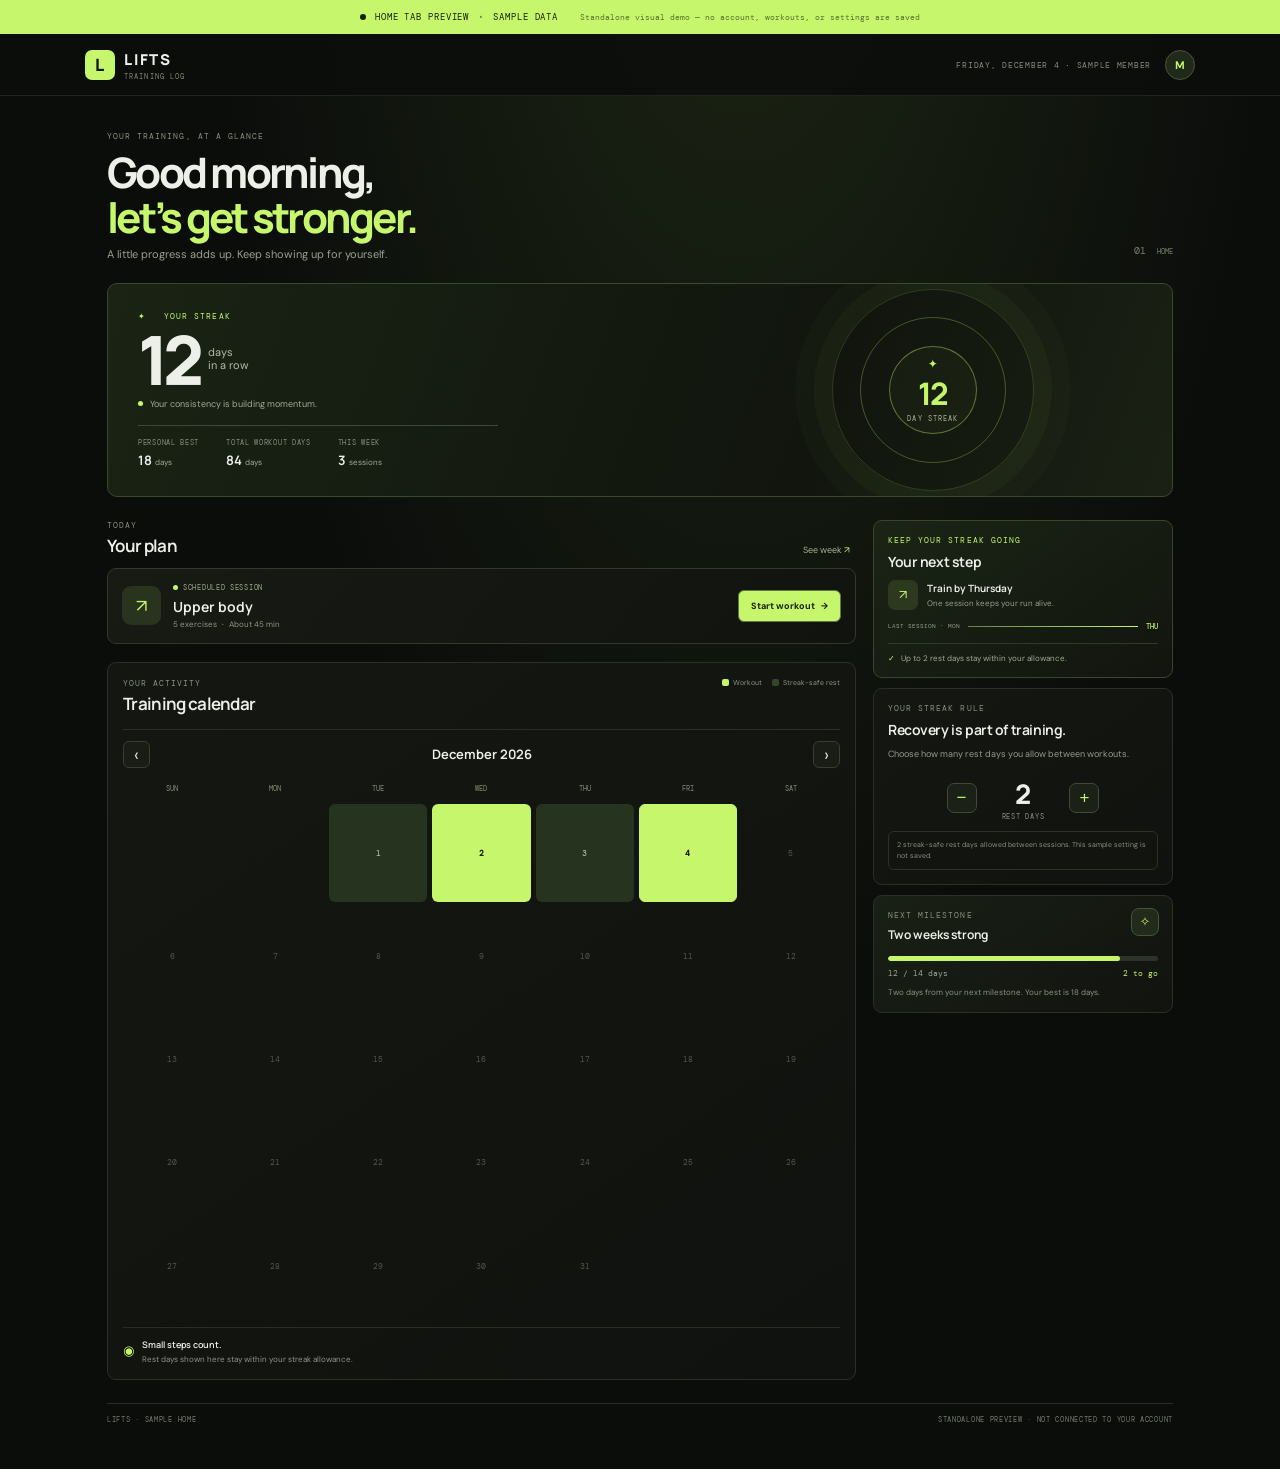
<file: home-preview/index.html>
<!doctype html>
<html lang="en">
<head>
<meta charset="utf-8"><meta name="viewport" content="width=device-width,initial-scale=1"><meta name="theme-color" content="#0b0d0b"><title>LIFTS — Home preview</title><link rel="stylesheet" href="style.css">
</head>
<body>
<div class="sample-banner"><span class="pulse"></span> HOME TAB PREVIEW <b>·</b> SAMPLE DATA <small>Standalone visual demo — no account, workouts, or settings are saved</small></div>
<div class="shell">
<header class="top"><a class="brand" href="#"><span class="brand-mark">L</span><span>LIFTS<small>TRAINING LOG</small></span></a><span class="welcome">SUNDAY, NOVEMBER 1 <i>·</i> SAMPLE MEMBER</span><button class="avatar" aria-label="Sample profile">M</button></header>
<main class="page">
<section class="greeting"><div><div class="kicker">YOUR TRAINING, AT A GLANCE</div><h1>Good morning,<br><span>let’s get stronger.</span></h1><p>A little progress adds up. Keep showing up for yourself.</p></div><span class="greeting-mark">01 <small>HOME</small></span></section>
<section class="streak-hero"><div class="streak-copy"><div class="kicker lime">✦ &nbsp; YOUR STREAK</div><div class="streak-count"><strong id="current">12</strong><span>days<br>in a row</span></div><p class="encourage"><i></i> Your consistency is building momentum.</p><div class="hero-line"></div><div class="mini-stats"><div><small>PERSONAL BEST</small><b>18 <em>days</em></b></div><div><small>TOTAL WORKOUT DAYS</small><b>84 <em>days</em></b></div><div><small>THIS WEEK</small><b>3 <em>sessions</em></b></div></div></div><div class="ring-wrap"><div class="ring r1"></div><div class="ring r2"></div><div class="ring r3"></div><div class="ring-label"><span>✦</span><b>12</b><small>DAY STREAK</small></div></div></section>
<div class="home-grid"><section class="main-column">
<div class="section-heading"><div><div class="kicker">TODAY</div><h2>Your plan</h2></div><button class="text-button" id="planButton">See week <span>↗</span></button></div>
<article class="workout-card"><div class="workout-icon">↗</div><div class="workout-info"><div class="workout-tag"><i></i> SCHEDULED SESSION</div><h3>Upper body</h3><p>5 exercises <span>·</span> About 45 min</p></div><button class="start-button" id="startButton">Start workout <span>→</span></button></article>
<section class="activity-card"><div class="section-heading inside"><div><div class="kicker">YOUR ACTIVITY</div><h2>Training calendar</h2></div><div class="legend"><span><i class="work-key"></i> Workout</span><span><i class="rest-key"></i> Streak-safe rest</span></div></div><div class="cal-toolbar"><button id="prev" aria-label="Previous month">‹</button><h3 id="monthTitle"></h3><button id="next" aria-label="Next month">›</button></div><div class="calendar" id="calendar"></div><div class="calendar-note"><span>◉</span><span><b>Small steps count.</b><small>Rest days shown here stay within your streak allowance.</small></span></div></section>
</section><aside class="side-column">
<article class="next-card"><div class="kicker lime">KEEP YOUR STREAK GOING</div><h2>Your next step</h2><div class="next-row"><span class="next-icon">↗</span><span><b>Train by Thursday</b><small>One session keeps your run alive.</small></span></div><div class="timeline"><small>LAST SESSION · MON</small><i></i><b>THU</b></div><p class="safe-days"><span>✓</span> Tuesday and Wednesday are streak-safe rest days.</p></article>
<article class="rest-card"><div class="kicker">YOUR STREAK RULE</div><h2>Recovery is part of training.</h2><p>Choose how many rest days you allow between workouts.</p><div class="rest-control"><button id="minus" aria-label="Decrease allowed rest days">−</button><div><b id="restValue">2</b><small>REST DAYS</small></div><button id="plus" aria-label="Increase allowed rest days">+</button></div><div class="rest-foot">Your sample setting updates here only; it is not saved.</div></article>
<article class="milestone-card"><div class="medal">✧</div><div class="kicker">NEXT MILESTONE</div><h3>Two weeks strong</h3><div class="progress"><i></i></div><div class="progress-label"><span>12 / 14 days</span><b>2 to go</b></div><p>Two days from your next milestone. Your best is 18 days.</p></article>
</aside></div>
<footer><span>LIFTS · SAMPLE HOME</span><span>STANDALONE PREVIEW · NOT CONNECTED TO YOUR ACCOUNT</span></footer>
</main></div>
<nav class="bottom-nav"><button class="active"><span>⌂</span>Home</button><button data-demo="Manage"><span>☷</span>Manage</button><button data-demo="Progress"><span>↗</span>Progress</button><button data-demo="Profile"><span>◉</span>Profile</button></nav><div class="toast" id="toast" role="status"></div>
<script src="preview.js"></script>
</body></html>
</file>
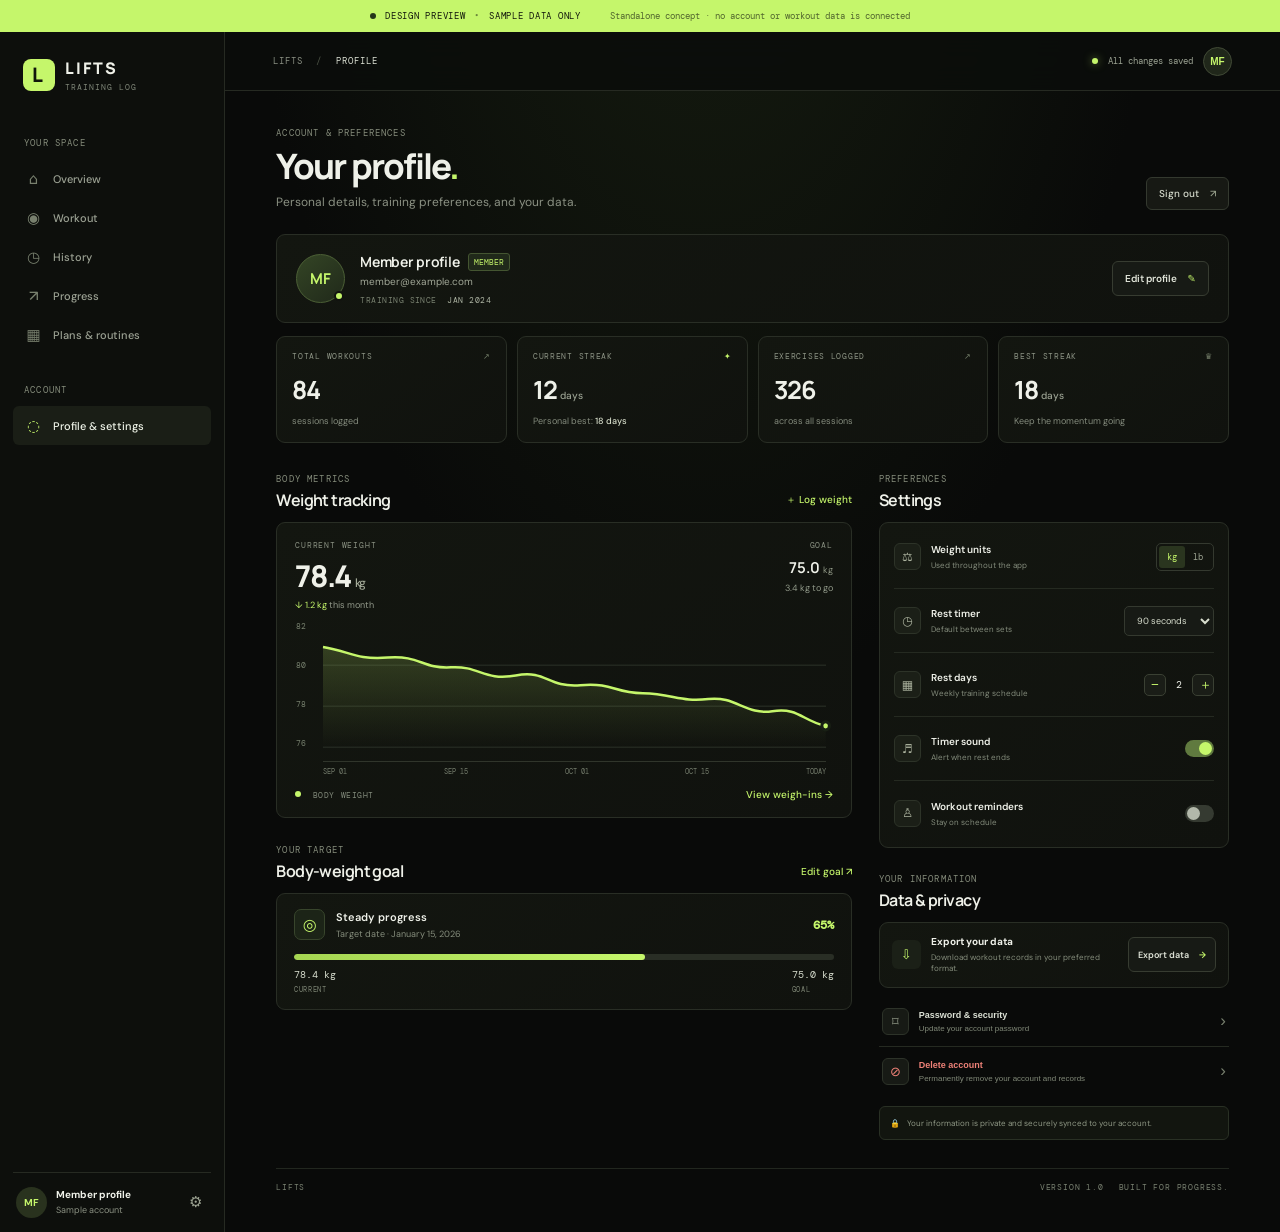
<file: profile-preview/index.html>
<!doctype html>
<html lang="en">
<head>
<meta charset="utf-8"><meta name="viewport" content="width=device-width,initial-scale=1"><meta name="theme-color" content="#090a09"><title>LIFTS — Profile preview</title><link rel="stylesheet" href="style.css">
</head>
<body>
<div class="sample-ribbon"><span class="pulse"></span> DESIGN PREVIEW <i>•</i> SAMPLE DATA ONLY <span class="ribbon-note">Standalone concept · no account or workout data is connected</span></div>
<div class="shell">
<aside class="rail"><a class="brand" href="#top"><span class="brand-icon">L</span><span>LIFTS<small>TRAINING LOG</small></span></a><div class="rail-label">YOUR SPACE</div><button class="rail-link"><span>⌂</span>Overview</button><button class="rail-link"><span>◉</span>Workout</button><button class="rail-link"><span>◷</span>History</button><button class="rail-link"><span>↗</span>Progress</button><button class="rail-link"><span>▦</span>Plans & routines</button><div class="rail-label account-label">ACCOUNT</div><button class="rail-link selected"><span>◌</span>Profile & settings</button><div class="rail-foot"><div class="avatar">MF</div><span><b>Member profile</b><small>Sample account</small></span><button class="gear" aria-label="Settings">⚙</button></div></aside>
<main class="main" id="top"><header class="top"><button class="menu" id="menu" aria-label="Open navigation">☰</button><div class="breadcrumb">LIFTS <span>/</span> <b>PROFILE</b></div><div class="top-right"><span class="sync-dot"></span><span class="synctxt">All changes saved</span><button class="avatar small" aria-label="Member profile">MF</button></div></header>
<div class="page"><header class="page-head"><div><div class="kicker">ACCOUNT & PREFERENCES</div><h1>Your profile<span>.</span></h1><p>Personal details, training preferences, and your data.</p></div><button class="signout" id="signout">Sign out <span>↗</span></button></header>
<section class="identity card"><div class="identity-avatar">MF<span class="online"></span></div><div class="identity-copy"><div class="identity-title"><h2>Member profile</h2><span class="member-badge">MEMBER</span></div><p>member@example.com</p><div class="joined">TRAINING SINCE <b>JAN 2024</b></div></div><button class="button quiet" id="editProfile">Edit profile <span>✎</span></button></section>
<section class="quick-stats"><article class="stat card"><div class="stat-label">TOTAL WORKOUTS <span>↗</span></div><strong>84</strong><small>sessions logged</small></article><article class="stat card"><div class="stat-label">CURRENT STREAK <span class="star">✦</span></div><strong>12 <em>days</em></strong><small>Personal best: <b>18 days</b></small></article><article class="stat card"><div class="stat-label">EXERCISES LOGGED <span>↗</span></div><strong>326</strong><small>across all sessions</small></article><article class="stat card"><div class="stat-label">BEST STREAK <span>♛</span></div><strong>18 <em>days</em></strong><small>Keep the momentum going</small></article></section>
<div class="content-grid"><div class="left-col">
<section class="section-heading"><div><div class="kicker">BODY METRICS</div><h2>Weight tracking</h2></div><button class="text-action" id="logWeight">＋ Log weight</button></section>
<article class="weight-card card"><div class="weight-top"><div><div class="mini-label">CURRENT WEIGHT</div><div class="weight-value"><span id="weightValue">78.4</span><small class="unit-label">kg</small></div><div class="weight-change"><span>↓ 1.2 kg</span> this month</div></div><div class="weight-goal"><div class="mini-label">GOAL</div><b>75.0 <small>kg</small></b><span>3.4 kg to go</span></div></div><div class="chart-wrap"><div class="chart-y"><span>82</span><span>80</span><span>78</span><span>76</span></div><svg viewBox="0 0 660 150" preserveAspectRatio="none" role="img" aria-label="Sample body weight trend, trending downward"><defs><linearGradient id="area" x1="0" x2="0" y1="0" y2="1"><stop offset="0" stop-color="#c5f66b" stop-opacity=".19"/><stop offset="1" stop-color="#c5f66b" stop-opacity="0"/></linearGradient></defs><path class="area" d="M0 27 C35 32 42 43 85 40 S130 54 168 52 S211 69 253 62 S293 77 338 74 S380 83 420 84 S470 95 506 91 S555 111 590 106 S629 118 660 124 L660 150 L0 150Z"/><path class="trend" d="M0 27 C35 32 42 43 85 40 S130 54 168 52 S211 69 253 62 S293 77 338 74 S380 83 420 84 S470 95 506 91 S555 111 590 106 S629 118 660 124"/><circle cx="660" cy="124" r="5" class="end-dot"/></svg><div class="chart-x"><span>SEP 01</span><span>SEP 15</span><span>OCT 01</span><span>OCT 15</span><span>TODAY</span></div></div><div class="chart-foot"><span><i></i> BODY WEIGHT</span><button class="text-action" id="allWeighins">View weigh-ins →</button></div></article>
<section class="section-heading goal-heading"><div><div class="kicker">YOUR TARGET</div><h2>Body-weight goal</h2></div><button class="text-action" id="editGoal">Edit goal <span>↗</span></button></section><article class="goal-card card"><div class="goal-top"><div class="goal-icon">◎</div><div class="goal-copy"><b>Steady progress</b><small>Target date · January 15, 2026</small></div><span class="goal-percent">65%</span></div><div class="goal-track"><i></i></div><div class="goal-foot"><span>78.4 kg <small>CURRENT</small></span><span>75.0 kg <small>GOAL</small></span></div></article>
</div><aside class="right-col"><section class="section-heading"><div><div class="kicker">PREFERENCES</div><h2>Settings</h2></div></section><article class="settings card"><div class="setting-row"><div class="setting-icon">⚖</div><div class="setting-copy"><b>Weight units</b><small>Used throughout the app</small></div><div class="segmented" id="unitToggle"><button class="selected" data-unit="kg">kg</button><button data-unit="lb">lb</button></div></div><div class="setting-row"><div class="setting-icon">◷</div><div class="setting-copy"><b>Rest timer</b><small>Default between sets</small></div><select id="timerSetting"><option>90 seconds</option><option>60 seconds</option><option>120 seconds</option><option>180 seconds</option></select></div><div class="setting-row"><div class="setting-icon">▦</div><div class="setting-copy"><b>Rest days</b><small>Weekly training schedule</small></div><div class="counter"><button id="minus">−</button><b id="restDays">2</b><button id="plus">＋</button></div></div><div class="setting-row"><div class="setting-icon">♬</div><div class="setting-copy"><b>Timer sound</b><small>Alert when rest ends</small></div><label class="switch"><input type="checkbox" checked><span></span></label></div><div class="setting-row"><div class="setting-icon">♙</div><div class="setting-copy"><b>Workout reminders</b><small>Stay on schedule</small></div><label class="switch"><input type="checkbox"><span></span></label></div></article>
<section class="section-heading export-heading"><div><div class="kicker">YOUR INFORMATION</div><h2>Data & privacy</h2></div></section><article class="export-card card"><div class="export-icon">⇩</div><div class="export-copy"><b>Export your data</b><small>Download workout records in your preferred format.</small></div><button class="button quiet" id="export">Export data <span>→</span></button></article><button class="security-row" id="password"><span class="security-icon">⌑</span><span><b>Password & security</b><small>Update your account password</small></span><i>›</i></button><button class="danger-row" id="delete"><span class="security-icon">⊘</span><span><b>Delete account</b><small>Permanently remove your account and records</small></span><i>›</i></button><div class="privacy-note"><span>🔒</span> Your information is private and securely synced to your account.</div>
</aside></div>
<div class="footer-note">LIFTS <span>VERSION 1.0</span><span>BUILT FOR PROGRESS.</span></div>
</div></main></div>
<nav class="mobile-bar"><button><span>⌂</span><small>Home</small></button><button><span>◉</span><small>Train</small></button><button><span>◷</span><small>History</small></button><button><span>↗</span><small>Progress</small></button><button class="active"><span>◌</span><small>Profile</small></button></nav>
<div class="toast" id="toast">Preview action only · no real data changed</div>
<div class="overlay" id="overlay"><div class="dialog"><button class="close" id="close">×</button><div class="kicker" id="dialogKicker">PROFILE PREVIEW</div><h2 id="dialogTitle">Log weight</h2><p id="dialogText">Add a sample weigh-in.</p><div id="dialogFields"></div><button class="button primary full" id="confirm">Save sample</button></div></div>
<script src="profile.js"></script>
</body></html>
</file>
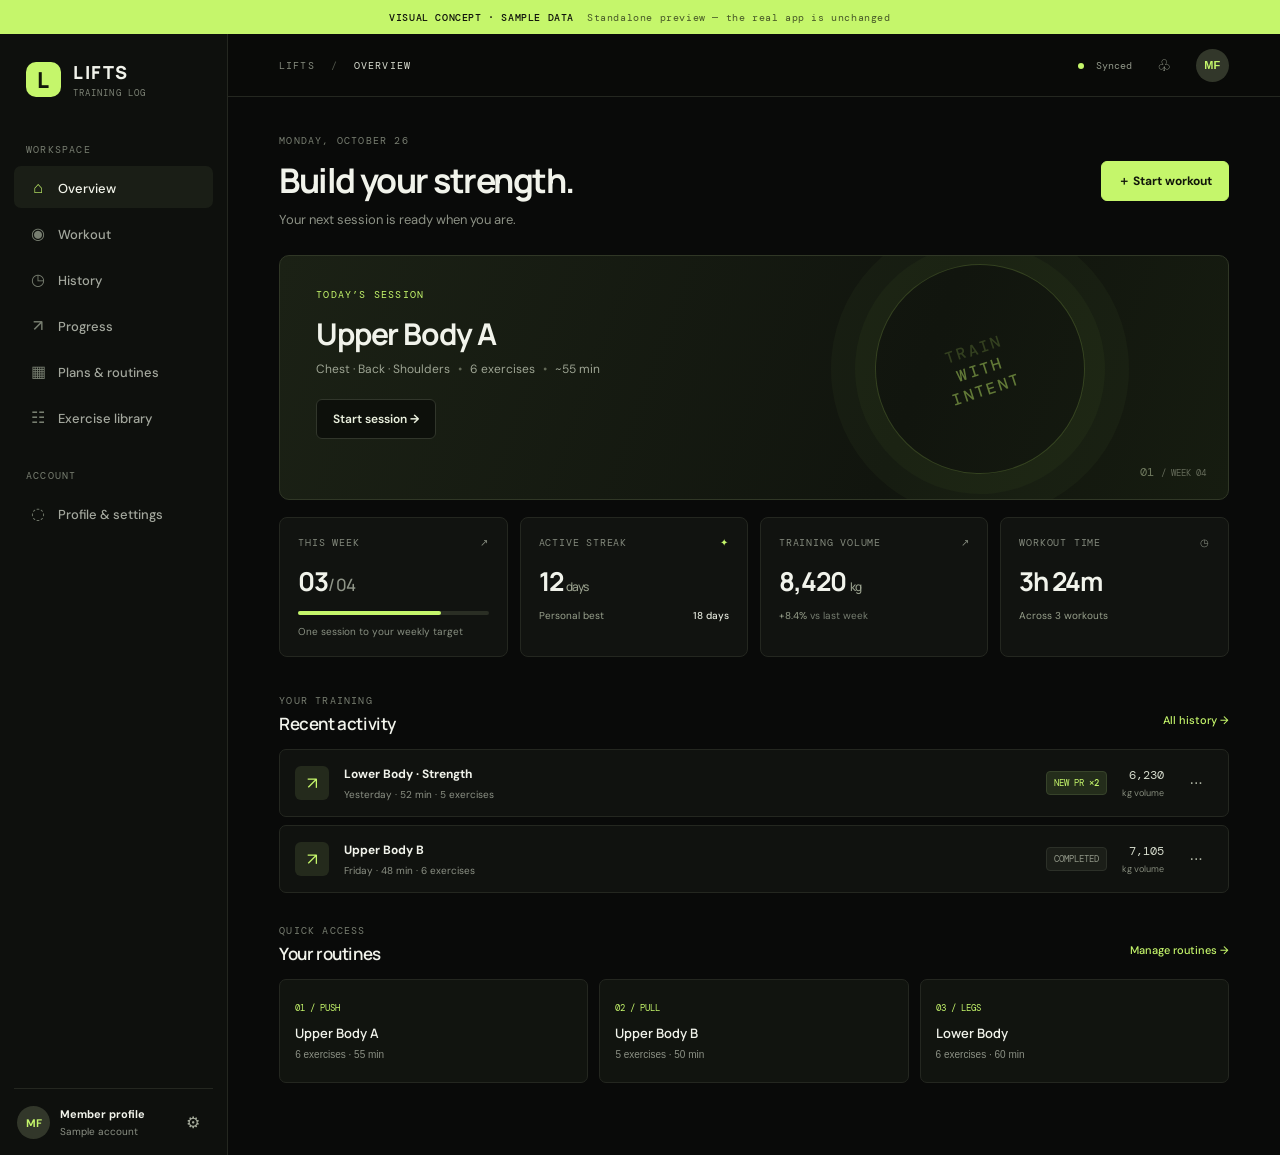
<file: redesign-preview/index.html>
<!doctype html>
<html lang="en">
<head>
<meta charset="utf-8"><meta name="viewport" content="width=device-width,initial-scale=1"><title>LIFTS — Redesign Preview</title><link rel="stylesheet" href="style.css">
</head>
<body>
<div class="prototype-banner"><b>VISUAL CONCEPT · SAMPLE DATA</b><span>Standalone preview — the real app is unchanged</span></div>
<div class="app-shell">
<aside class="sidebar"><a class="brand" href="#"><span class="brand-mark">L</span><span>LIFTS<small>TRAINING LOG</small></span></a><div class="side-label">WORKSPACE</div><nav class="side-nav" id="side-nav">
<button class="active" data-view="home"><i>⌂</i>Overview</button><button data-view="workout"><i>◉</i>Workout</button><button data-view="history"><i>◷</i>History</button><button data-view="progress"><i>↗</i>Progress</button><button data-view="plan"><i>▦</i>Plans & routines</button><button data-view="manage"><i>☷</i>Exercise library</button></nav><div class="side-label">ACCOUNT</div><nav class="side-nav"><button data-view="profile"><i>◌</i>Profile & settings</button></nav><div class="sidebar-bottom"><div class="avatar">MF</div><div><b>Member profile</b><small>Sample account</small></div><button class="icon-btn" title="Profile settings" data-view="profile">⚙</button></div></aside>
<main class="main"><header class="topbar"><button id="menu" class="icon-btn mobile-only">☰</button><div class="crumb">LIFTS <span>/</span> <b id="crumb">OVERVIEW</b></div><div class="top-actions"><span class="sync"><i></i> Synced</span><button class="icon-btn" title="Notifications">♧</button><button class="avatar mini" data-view="profile">MF</button></div></header>
<div class="content">
<section class="view active" id="view-home"><div class="page-head"><div><div class="eyebrow">MONDAY, OCTOBER 26</div><h1>Build your strength.</h1><p>Your next session is ready when you are.</p></div><button class="button primary" data-view="workout">＋ Start workout</button></div>
<div class="hero-card"><div class="hero-copy"><div class="eyebrow lime">TODAY’S SESSION</div><h2>Upper Body A</h2><p>Chest · Back · Shoulders <span>•</span> 6 exercises <span>•</span> ~55 min</p><button class="button dark" data-view="workout">Start session <b>→</b></button></div><div class="hero-orbit"><div class="orbit-ring"></div><span>TRAIN<br><b>WITH<br>INTENT</b></span></div><div class="hero-num">01 <small>/ WEEK 04</small></div></div>
<div class="stats-grid"><article class="stat-card"><div class="stat-top">THIS WEEK <span>↗</span></div><strong>03<span>/ 04</span></strong><div class="progress-line"><i style="width:75%"></i></div><small>One session to your weekly target</small></article><article class="stat-card"><div class="stat-top">ACTIVE STREAK <span class="lime">✦</span></div><strong>12 <small>days</small></strong><div class="stat-foot">Personal best <b>18 days</b></div></article><article class="stat-card"><div class="stat-top">TRAINING VOLUME <span>↗</span></div><strong>8,420 <small>kg</small></strong><div class="stat-foot">+8.4% <span>vs last week</span></div></article><article class="stat-card"><div class="stat-top">WORKOUT TIME <span>◷</span></div><strong>3h 24m</strong><div class="stat-foot">Across 3 workouts</div></article></div>
<div class="section-head"><div><div class="eyebrow">YOUR TRAINING</div><h2>Recent activity</h2></div><button class="text-btn" data-view="history">All history →</button></div><article class="list-card"><div class="activity-icon">↗</div><div class="activity-main"><b>Lower Body · Strength</b><small>Yesterday · 52 min · 5 exercises</small></div><div class="tag">NEW PR <b>×2</b></div><div class="activity-vol">6,230 <small>kg volume</small></div><button class="icon-btn" data-view="history">···</button></article><article class="list-card"><div class="activity-icon">↗</div><div class="activity-main"><b>Upper Body B</b><small>Friday · 48 min · 6 exercises</small></div><div class="tag muted">COMPLETED</div><div class="activity-vol">7,105 <small>kg volume</small></div><button class="icon-btn" data-view="history">···</button></article>
<div class="section-head"><div><div class="eyebrow">QUICK ACCESS</div><h2>Your routines</h2></div><button class="text-btn" data-view="plan">Manage routines →</button></div><div class="routine-grid"><button class="routine-card" data-view="plan"><span>01 / PUSH</span><b>Upper Body A</b><small>6 exercises · 55 min</small></button><button class="routine-card" data-view="plan"><span>02 / PULL</span><b>Upper Body B</b><small>5 exercises · 50 min</small></button><button class="routine-card" data-view="plan"><span>03 / LEGS</span><b>Lower Body</b><small>6 exercises · 60 min</small></button></div></section>
<section class="view" id="view-workout"><div class="page-head"><div><div class="eyebrow">ACTIVE WORKOUT <span class="live-dot"></span></div><h1>Upper Body A</h1><p>Started 00:18:42 ago · Workout timer running</p></div><button class="button outline" id="finish">Finish workout</button></div><div class="workout-layout"><div><div class="workout-toolbar"><span>6 EXERCISES <b>·</b> 14 SETS</span><button class="text-btn" id="add-exercise">＋ Add exercise</button></div><article class="exercise-card"><div class="exercise-head"><div class="exercise-index">01</div><div><b>Barbell Bench Press</b><small>CHEST · COMPOUND</small></div><span class="pr-tag">★ PR</span><button class="icon-btn more">···</button></div><div class="set-table"><div class="set-label"><span>SET</span><span>WEIGHT</span><span>REPS</span><span>DONE</span></div><div class="set-row"><span>01</span><b>60 <small>kg</small></b><b>10</b><span class="checked">✓</span></div><div class="set-row"><span>02</span><b>65 <small>kg</small></b><b>8</b><span class="checked">✓</span></div><div class="set-row current"><span>03</span><b>65 <small>kg</small></b><b>8</b><button class="check-set">✓</button></div></div><button class="add-set" id="log-set">＋ Add set / log exercise</button></article><article class="exercise-card"><div class="exercise-head"><div class="exercise-index">02</div><div><b>Incline Dumbbell Press</b><small>CHEST · ACCESSORY</small></div><button class="icon-btn more">···</button></div><div class="set-table"><div class="set-label"><span>SET</span><span>WEIGHT</span><span>REPS</span><span>DONE</span></div><div class="set-row"><span>01</span><b>22.5 <small>kg</small></b><b>10</b><span class="checked">✓</span></div><div class="set-row"><span>02</span><b>22.5 <small>kg</small></b><b>9</b><span class="checked">✓</span></div></div><button class="add-set">＋ Add set / log exercise</button></article></div><aside class="workout-side"><article class="timer-card"><div class="eyebrow">REST TIMER <span class="live-dot"></span></div><div class="timer">01:24</div><div class="timer-presets"><button>60s</button><button class="selected">90s</button><button>2m</button><button>3m</button></div><div class="timer-controls"><button id="timer-add">+30 sec</button><button id="timer-stop">Stop</button></div><small>Next: Barbell Bench Press · Set 4</small></article><article class="workout-note"><div class="eyebrow">SESSION NOTE</div><textarea placeholder="Add a note for this workout…"></textarea><button class="text-btn">Save note →</button></article><button class="button primary full" id="finish2">Finish workout →</button></aside></div></section>
<section class="view" id="view-history"><div class="page-head"><div><div class="eyebrow">YOUR TRAINING LOG</div><h1>Workout history</h1><p>Every session, set, and milestone in one place.</p></div><button class="button outline" id="export">↓ Export</button></div><div class="filter-row"><input placeholder="⌕  Search workouts or exercises…"><select><option>All time</option><option>This month</option><option>Custom range</option></select><select><option>All routines</option><option>Upper Body A</option><option>Lower Body</option></select></div><div class="history-summary"><b>24</b> workouts <span>·</span> <b>18</b> this month <span>·</span> <b>6</b> new PRs</div><article class="history-card"><div class="date-block"><b>25</b><small>OCT</small></div><div class="history-info"><div class="history-title"><b>Lower Body · Strength</b><span class="tag">2 NEW PRS</span></div><small>Sunday · 52 min · 5 exercises · 15 sets</small><div class="history-exercises">Back Squat <b>100 kg × 5</b>　 Romanian Deadlift <b>70 kg × 8</b></div></div><button class="icon-btn expand">⌄</button></article><article class="history-card"><div class="date-block"><b>23</b><small>OCT</small></div><div class="history-info"><div class="history-title"><b>Upper Body B</b><span class="tag muted">COMPLETED</span></div><small>Friday · 48 min · 6 exercises · 18 sets</small><div class="history-exercises">Lat Pulldown <b>55 kg × 10</b>　 Cable Row <b>45 kg × 12</b></div></div><button class="icon-btn expand">⌄</button></article><article class="history-card"><div class="date-block"><b>21</b><small>OCT</small></div><div class="history-info"><div class="history-title"><b>Upper Body A</b><span class="tag">1 NEW PR</span></div><small>Wednesday · 55 min · 6 exercises · 20 sets</small><div class="history-exercises">Bench Press <b>65 kg × 8</b></div></div><button class="icon-btn expand">⌄</button></article></section>
<section class="view" id="view-progress"><div class="page-head"><div><div class="eyebrow">PERFORMANCE DATA</div><h1>Progress over time.</h1><p>Small gains. Compounded into something bigger.</p></div><select class="period"><option>Last 12 weeks</option><option>Last 6 months</option><option>All time</option></select></div><div class="stats-grid four"><article class="stat-card"><div class="stat-top">TOTAL WORKOUTS</div><strong>84</strong><div class="stat-foot">+12 this month</div></article><article class="stat-card"><div class="stat-top">TOTAL VOLUME</div><strong>184<span>k kg</span></strong><div class="stat-foot">Across all exercises</div></article><article class="stat-card"><div class="stat-top">PERSONAL RECORDS</div><strong>28</strong><div class="stat-foot">Lifetime bests</div></article><article class="stat-card"><div class="stat-top">AVG. DURATION</div><strong>51<small> min</small></strong><div class="stat-foot">Per workout</div></article></div><div class="charts-grid"><article class="panel chart-panel"><div class="panel-head"><div><div class="eyebrow">STRENGTH TREND</div><h2>Bench press</h2></div><select><option>Weight (kg)</option><option>Volume</option></select></div><div class="chart"><div class="y-labels"><span>80</span><span>60</span><span>40</span><span>20</span></div><svg viewBox="0 0 600 210" preserveAspectRatio="none"><defs><linearGradient id="fade" x1="0" x2="0" y1="0" y2="1"><stop offset="0" stop-color="#c5f66b" stop-opacity=".25"/><stop offset="1" stop-color="#c5f66b" stop-opacity="0"/></linearGradient></defs><path d="M0 174 C60 163 65 152 110 158 S175 135 220 142 S280 106 330 118 S390 89 435 97 S500 70 545 76 S575 48 600 42 L600 210 L0 210Z" fill="url(#fade)"/><path d="M0 174 C60 163 65 152 110 158 S175 135 220 142 S280 106 330 118 S390 89 435 97 S500 70 545 76 S575 48 600 42" fill="none" stroke="#c5f66b" stroke-width="3" vector-effect="non-scaling-stroke"/><circle cx="545" cy="76" r="5" fill="#c5f66b"/></svg><div class="x-labels"><span>Aug 04</span><span>Aug 25</span><span>Sep 15</span><span>Oct 06</span><span>Oct 26</span></div></div><div class="chart-legend"><i></i> Estimated 1RM <span>Current best <b>82.5 kg</b></span></div></article><article class="panel goal-panel"><div class="eyebrow">GOAL TRACKER</div><h2>Bench press</h2><p>Target: 85 kg × 5 reps</p><div class="goal-number">77.5 <small>/ 85 kg</small></div><div class="progress-line big"><i style="width:91%"></i></div><div class="goal-meta"><span>91% complete</span><b>7.5 kg to goal</b></div><button class="button outline full" id="edit-goal">Edit goal</button></article></div><div class="section-head"><div><div class="eyebrow">CONSISTENCY</div><h2>Training activity</h2></div><span class="activity-legend">Less <i></i><i></i><i></i><i></i> More</span></div><div class="heatmap" id="heatmap"></div></section>
<section class="view" id="view-plan"><div class="page-head"><div><div class="eyebrow">PROGRAMMING</div><h1>Plans & routines</h1><p>Organize training days and build repeatable sessions.</p></div><button class="button primary" id="new-routine">＋ New routine</button></div><div class="panel week-panel"><div class="panel-head"><div><div class="eyebrow">WEEKLY SPLIT</div><h2>Your schedule</h2></div><button class="text-btn" id="edit-split">Edit split</button></div><div class="week-days"><button><small>MON</small><b>Upper A</b><i class="dot lime-dot"></i></button><button><small>TUE</small><b>Rest day</b><i class="dot"></i></button><button><small>WED</small><b>Upper B</b><i class="dot lime-dot"></i></button><button><small>THU</small><b>Rest day</b><i class="dot"></i></button><button><small>FRI</small><b>Lower</b><i class="dot lime-dot"></i></button><button><small>SAT</small><b>Optional</b><i class="dot"></i></button><button><small>SUN</small><b>Rest day</b><i class="dot"></i></button></div></div><div class="section-head"><div><div class="eyebrow">SAVED TEMPLATES</div><h2>Routines</h2></div><button class="text-btn" id="create-routine">＋ Create routine</button></div><div class="routine-grid large"><article class="routine-detail"><div class="eyebrow">PUSH · 55 MIN</div><h3>Upper Body A</h3><p>Chest · Back · Shoulders</p><ol><li>Barbell Bench Press</li><li>Lat Pulldown</li><li>Incline Dumbbell Press</li><li>Seated Cable Row</li><li>Lateral Raise</li><li>Triceps Pushdown</li></ol><button class="text-btn edit-routine">Edit routine →</button></article><article class="routine-detail"><div class="eyebrow">PULL · 50 MIN</div><h3>Upper Body B</h3><p>Back · Biceps · Rear delts</p><ol><li>Lat Pulldown</li><li>Seated Cable Row</li><li>Face Pull</li><li>Barbell Curl</li><li>Hammer Curl</li></ol><button class="text-btn edit-routine">Edit routine →</button></article><article class="routine-detail"><div class="eyebrow">LEGS · 60 MIN</div><h3>Lower Body</h3><p>Quads · Hamstrings · Glutes</p><ol><li>Back Squat</li><li>Romanian Deadlift</li><li>Leg Press</li><li>Leg Curl</li><li>Calf Raise</li></ol><button class="text-btn edit-routine">Edit routine →</button></article></div></section>
<section class="view" id="view-manage"><div class="page-head"><div><div class="eyebrow">CUSTOMIZE YOUR TRAINING</div><h1>Exercise library</h1><p>Manage exercises, categories, and training splits.</p></div><button class="button primary" id="library-add-exercise">＋ Add exercise</button></div><div class="library-tools"><input placeholder="⌕  Search exercises…"><div class="chips"><button class="selected">All <b>68</b></button><button>Chest <b>12</b></button><button>Back <b>15</b></button><button>Shoulders <b>10</b></button><button>Legs <b>18</b></button><button>Arms <b>13</b></button></div><button class="text-btn" id="new-category">＋ New category</button></div><div class="panel exercise-library"><div class="library-header"><span>EXERCISE</span><span>CATEGORY</span><span>LAST LOGGED</span><span>BEST</span><span></span></div><div class="library-row"><b>Barbell Bench Press</b><span>Chest</span><span>Oct 25, 2025</span><b>77.5 kg × 5</b><button class="icon-btn edit-exercise">···</button></div><div class="library-row"><b>Incline Dumbbell Press</b><span>Chest</span><span>Oct 23, 2025</span><b>25 kg × 8</b><button class="icon-btn edit-exercise">···</button></div><div class="library-row"><b>Lat Pulldown</b><span>Back</span><span>Oct 23, 2025</span><b>60 kg × 8</b><button class="icon-btn edit-exercise">···</button></div><div class="library-row"><b>Romanian Deadlift</b><span>Hamstrings</span><span>Oct 25, 2025</span><b>90 kg × 6</b><button class="icon-btn edit-exercise">···</button></div><div class="library-row"><b>Lateral Raise</b><span>Shoulders</span><span>Oct 20, 2025</span><b>12.5 kg × 10</b><button class="icon-btn edit-exercise">···</button></div></div></section>
<section class="view" id="view-profile"><div class="page-head"><div><div class="eyebrow">YOUR ACCOUNT</div><h1>Profile & settings</h1><p>Account details, preferences, and your data.</p></div><div><button class="button outline" id="signout">Sign out</button> <button class="text-btn" id="preview-auth">Preview sign-in</button></div></div><div class="profile-layout"><div><article class="panel profile-card"><div class="profile-avatar">MF</div><div><h2>Member profile</h2><p>member@example.com</p></div><button class="text-btn">Edit profile</button></article><div class="section-head"><div><div class="eyebrow">BODY METRICS</div><h2>Weight tracking</h2></div><button class="text-btn" id="log-weight">＋ Log weight</button></div><article class="panel weight-card"><div><small>CURRENT WEIGHT</small><h2>78.4 <small>kg</small></h2><span class="lime">↓ 1.2 kg this month</span></div><div class="weight-mini"><svg viewBox="0 0 250 70" preserveAspectRatio="none"><path d="M0 12 L45 22 L85 18 L125 35 L165 30 L207 47 L250 56" fill="none" stroke="#c5f66b" stroke-width="3"/></svg></div><button class="text-btn">View weigh-ins →</button></article><div class="section-head"><div><div class="eyebrow">DATA PORTABILITY</div><h2>Export your data</h2></div></div><article class="panel export-card"><div><b>Take your training data with you.</b><small>Choose a date range and download your records.</small></div><select><option>All time</option><option>This month</option><option>Custom range</option></select><div class="format-toggle"><button class="selected">CSV</button><button>JSON</button></div><button class="button outline" id="export2">↓ Export</button></article></div><div class="panel settings-card"><div class="eyebrow">PREFERENCES</div><h2>Settings</h2><label>Weight unit <span class="unit-toggle"><button class="selected" data-unit="kg">kg</button><button data-unit="lb">lb</button></span></label><label>Default rest timer <select><option>90 seconds</option><option>60 seconds</option><option>120 seconds</option><option>180 seconds</option></select></label><label>Rest days per week <span class="stepper"><button id="rest-minus">−</button><b id="rest-count">2</b><button id="rest-plus">+</button></span></label><label>Notifications <input type="checkbox" checked></label><button class="button outline full" id="forgot">Reset password</button><button class="button danger full" id="delete-account">Delete account</button><p class="settings-note">Account, cloud sync, and privacy controls are kept in the real app.</p></div></div></section>
</div></main>
<nav class="mobile-nav" id="mobile-nav"><button data-view="home" class="active">⌂<small>Home</small></button><button data-view="workout">◉<small>Workout</small></button><button data-view="history">◷<small>History</small></button><button data-view="progress">↗<small>Progress</small></button><button data-view="profile">◌<small>Profile</small></button></nav></div>
<div class="modal-backdrop" id="modal"><div class="modal"><button class="modal-close" id="modal-close">×</button><div class="eyebrow">QUICK ACTION</div><h2 id="modal-title">Log a set</h2><p id="modal-desc">This is an interactive visual prototype. Sample data only.</p><div id="modal-content"><div class="form-grid"><label>Exercise<select><option>Barbell Bench Press</option><option>Incline Dumbbell Press</option><option>Lat Pulldown</option></select></label><label>Set number<input value="3" type="number"></label><label>Weight<input value="65" type="number"></label><label>Reps<input value="8" type="number"></label><label>Unit<select><option>kg</option><option>lb</option></select></label></div></div><button class="button primary full" id="modal-confirm">Save set</button></div></div>
<div class="toast" id="toast">Sample interaction — no real data saved</div>
<script src="prototype.js"></script>
</body></html>
</file>
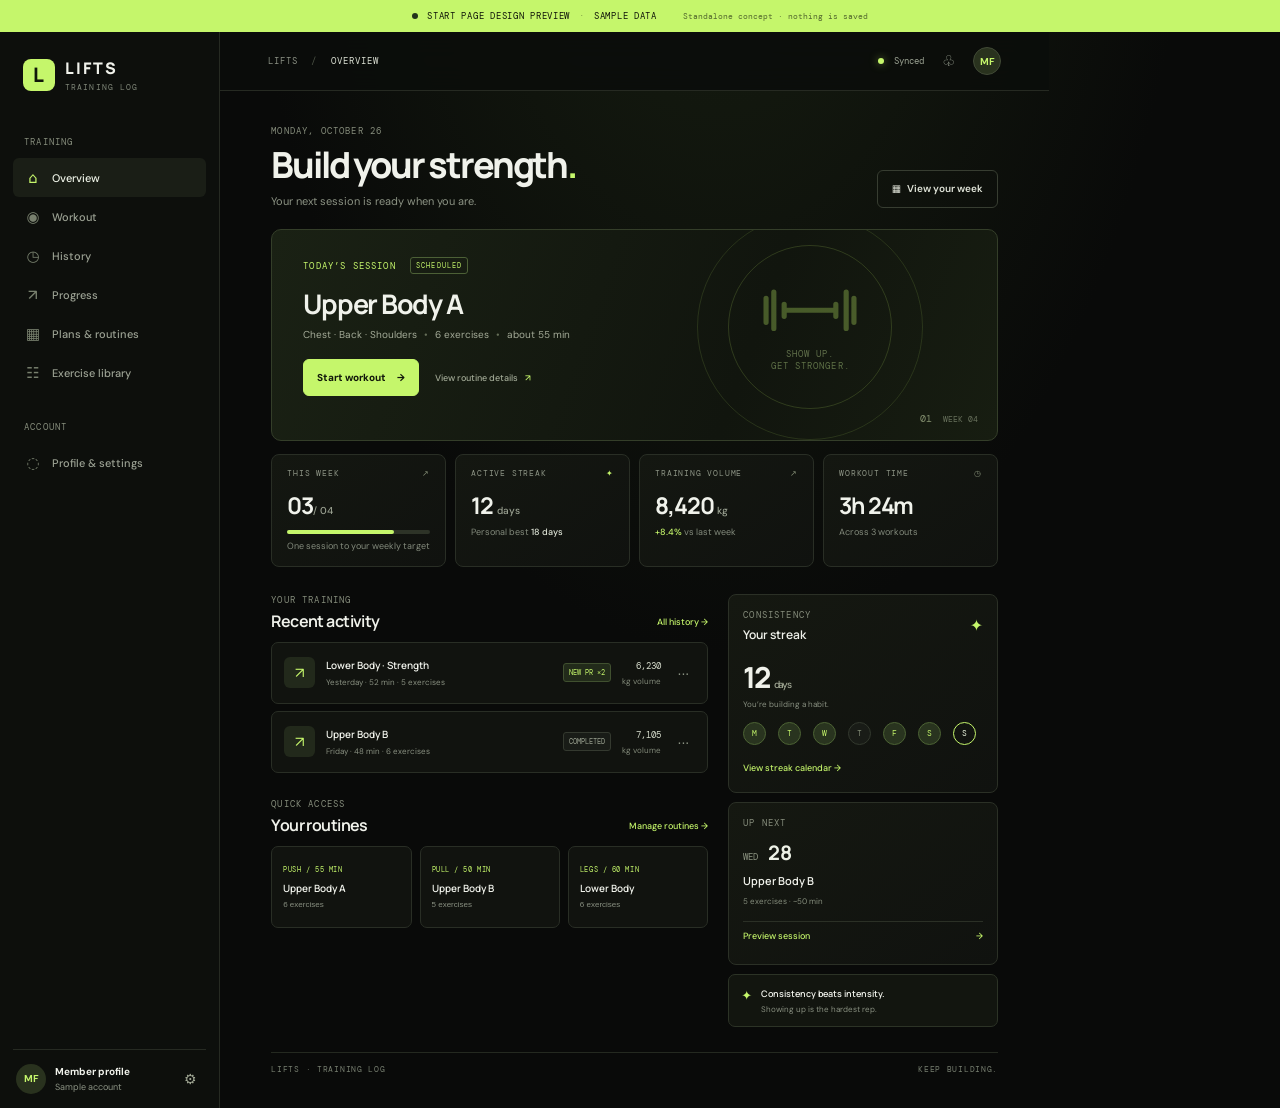
<file: start-preview/index.html>
<!doctype html>
<html lang="en"><head><meta charset="utf-8"><meta name="viewport" content="width=device-width,initial-scale=1"><meta name="theme-color" content="#090a09"><title>LIFTS — Start preview</title><link rel="stylesheet" href="style.css"></head><body>
<div class="sample-banner"><span class="live"></span> START PAGE DESIGN PREVIEW <i>·</i> SAMPLE DATA <small>Standalone concept · nothing is saved</small></div>
<div class="app"><aside class="rail"><a class="brand"><span class="brand-icon">L</span><span>LIFTS<small>TRAINING LOG</small></span></a><div class="nav-label">TRAINING</div><button class="nav-item selected"><i>⌂</i> Overview</button><button class="nav-item" data-action="workout"><i>◉</i> Workout</button><button class="nav-item" data-action="history"><i>◷</i> History</button><button class="nav-item" data-action="progress"><i>↗</i> Progress</button><button class="nav-item" data-action="plan"><i>▦</i> Plans &amp; routines</button><button class="nav-item" data-action="library"><i>☷</i> Exercise library</button><div class="nav-label second">ACCOUNT</div><button class="nav-item" data-action="profile"><i>◌</i> Profile &amp; settings</button><div class="rail-user"><div class="avatar">MF</div><div><b>Member profile</b><small>Sample account</small></div><button class="gear">⚙</button></div></aside>
<main><header class="topbar"><button class="menu" id="menu">☰</button><div class="crumb">LIFTS <span>/</span> <b>OVERVIEW</b></div><div class="top-right"><span class="sync"><i></i> Synced</span><button class="round">♧</button><div class="avatar sm">MF</div></div></header><div class="page">
<div class="welcome"><div><div class="eyebrow">MONDAY, OCTOBER 26</div><h1>Build your strength<span>.</span></h1><p>Your next session is ready when you are.</p></div><button class="button outline" id="weekBtn">▦ &nbsp; View your week</button></div>
<section class="hero"><div class="hero-content"><div class="eyebrow lime">TODAY’S SESSION <span class="schedule-tag">SCHEDULED</span></div><h2>Upper Body A</h2><p>Chest · Back · Shoulders <span>•</span> 6 exercises <span>•</span> about 55 min</p><button class="button primary" id="startWorkout">Start workout <b>→</b></button><button class="ghost-link" id="editRoutine">View routine details <span>↗</span></button></div><div class="hero-art"><div class="ring r1"></div><div class="ring r2"></div><div class="center-art"><svg viewBox="0 0 130 68" aria-hidden="true"><path d="M14 20v28M23 13v42M35 27v14M95 27v14M107 13v42M116 20v28M35 34h60" fill="none" stroke="currentColor" stroke-width="6" stroke-linecap="round"/></svg><span>SHOW UP.<br><b>GET STRONGER.</b></span></div></div><div class="hero-index">01 <small>WEEK 04</small></div></section>
<section class="metrics"><article class="metric"><div class="metric-label">THIS WEEK <span>↗</span></div><div class="metric-value">03<small>/ 04</small></div><div class="bar"><i style="width:75%"></i></div><p>One session to your weekly target</p></article><article class="metric"><div class="metric-label">ACTIVE STREAK <span class="spark">✦</span></div><div class="metric-value">12 <em>days</em></div><p>Personal best <b>18 days</b></p></article><article class="metric"><div class="metric-label">TRAINING VOLUME <span>↗</span></div><div class="metric-value">8,420 <em>kg</em></div><p><b class="up">+8.4%</b> vs last week</p></article><article class="metric"><div class="metric-label">WORKOUT TIME <span>◷</span></div><div class="metric-value">3h 24m</div><p>Across 3 workouts</p></article></section>
<div class="columns"><section><div class="section-head"><div><div class="eyebrow">YOUR TRAINING</div><h2>Recent activity</h2></div><button class="text-link" data-action="history">All history →</button></div><article class="activity"><div class="activity-symbol">↗</div><div class="act-info"><b>Lower Body · Strength</b><small>Yesterday · 52 min · 5 exercises</small></div><span class="pr-badge">NEW PR <b>×2</b></span><div class="volume">6,230 <small>kg volume</small></div><button class="more" data-action="history">···</button></article><article class="activity"><div class="activity-symbol">↗</div><div class="act-info"><b>Upper Body B</b><small>Friday · 48 min · 6 exercises</small></div><span class="complete">COMPLETED</span><div class="volume">7,105 <small>kg volume</small></div><button class="more" data-action="history">···</button></article><div class="section-head routines-head"><div><div class="eyebrow">QUICK ACCESS</div><h2>Your routines</h2></div><button class="text-link" data-action="plan">Manage routines →</button></div><div class="routines"><button class="routine" data-routine="Upper Body A"><span>PUSH / 55 MIN</span><b>Upper Body A</b><small>6 exercises</small></button><button class="routine" data-routine="Upper Body B"><span>PULL / 50 MIN</span><b>Upper Body B</b><small>5 exercises</small></button><button class="routine" data-routine="Lower Body"><span>LEGS / 60 MIN</span><b>Lower Body</b><small>6 exercises</small></button></div></section>
<aside class="side"><article class="streak-card"><div class="side-heading"><div><div class="eyebrow">CONSISTENCY</div><h3>Your streak</h3></div><span class="fire">✦</span></div><div class="streak-count">12 <small>days</small></div><div class="streak-caption">You’re building a habit.</div><div class="mini-week"><span class="done">M</span><span class="done">T</span><span class="done">W</span><span class="rest">T</span><span class="done">F</span><span class="done">S</span><span class="today">S</span></div><button class="text-link" data-action="streak">View streak calendar →</button></article><article class="next-card"><div class="eyebrow">UP NEXT</div><div class="next-date">WED <b>28</b></div><div class="next-name">Upper Body B</div><small>5 exercises · ~50 min</small><button id="nextWorkout">Preview session <span>→</span></button></article><div class="tip"><span>✦</span><div><b>Consistency beats intensity.</b><small>Showing up is the hardest rep.</small></div></div></aside></div>
<footer class="foot"><span>LIFTS · TRAINING LOG</span><span>KEEP BUILDING.</span></footer>
</div></main></div><nav class="mobile-nav"><button class="active">⌂<small>Home</small></button><button data-action="workout">◉<small>Train</small></button><button data-action="history">◷<small>History</small></button><button data-action="progress">↗<small>Progress</small></button><button data-action="profile">◌<small>Profile</small></button></nav>
<div class="toast" id="toast">Sample preview only · no real data saved</div><div class="overlay" id="overlay"><div class="dialog"><button class="close" id="close">×</button><div class="eyebrow">SAMPLE SESSION</div><h2 id="dialogTitle">Start Upper Body A?</h2><p id="dialogText">This is a preview interaction. No workout will be created or saved.</p><div class="dialog-list"><span>01</span> Barbell Bench Press <b>3 sets</b><span>02</span> Lat Pulldown <b>3 sets</b><span>03</span> Incline Dumbbell Press <b>3 sets</b><span>04</span> Seated Cable Row <b>3 sets</b></div><button class="button primary full" id="confirm">Continue preview</button></div></div><script src="preview.js"></script></body></html>
</file>
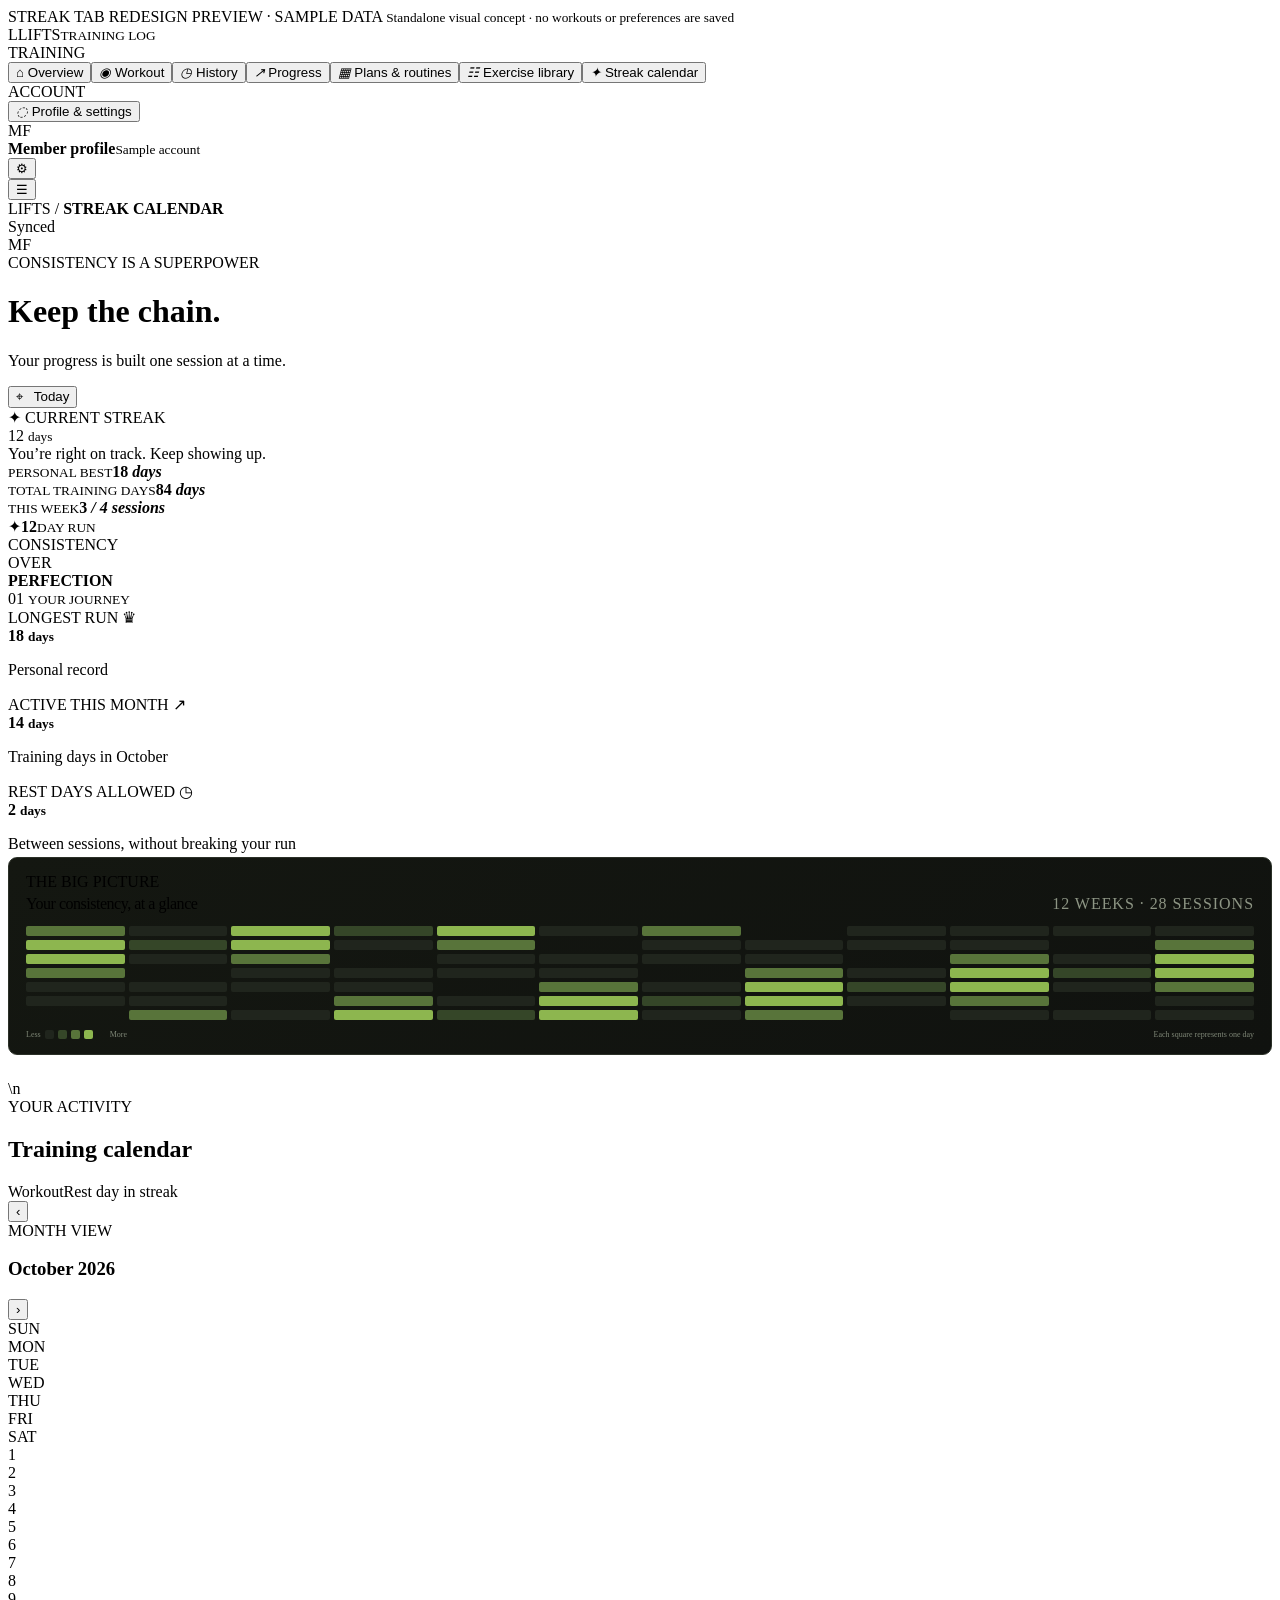
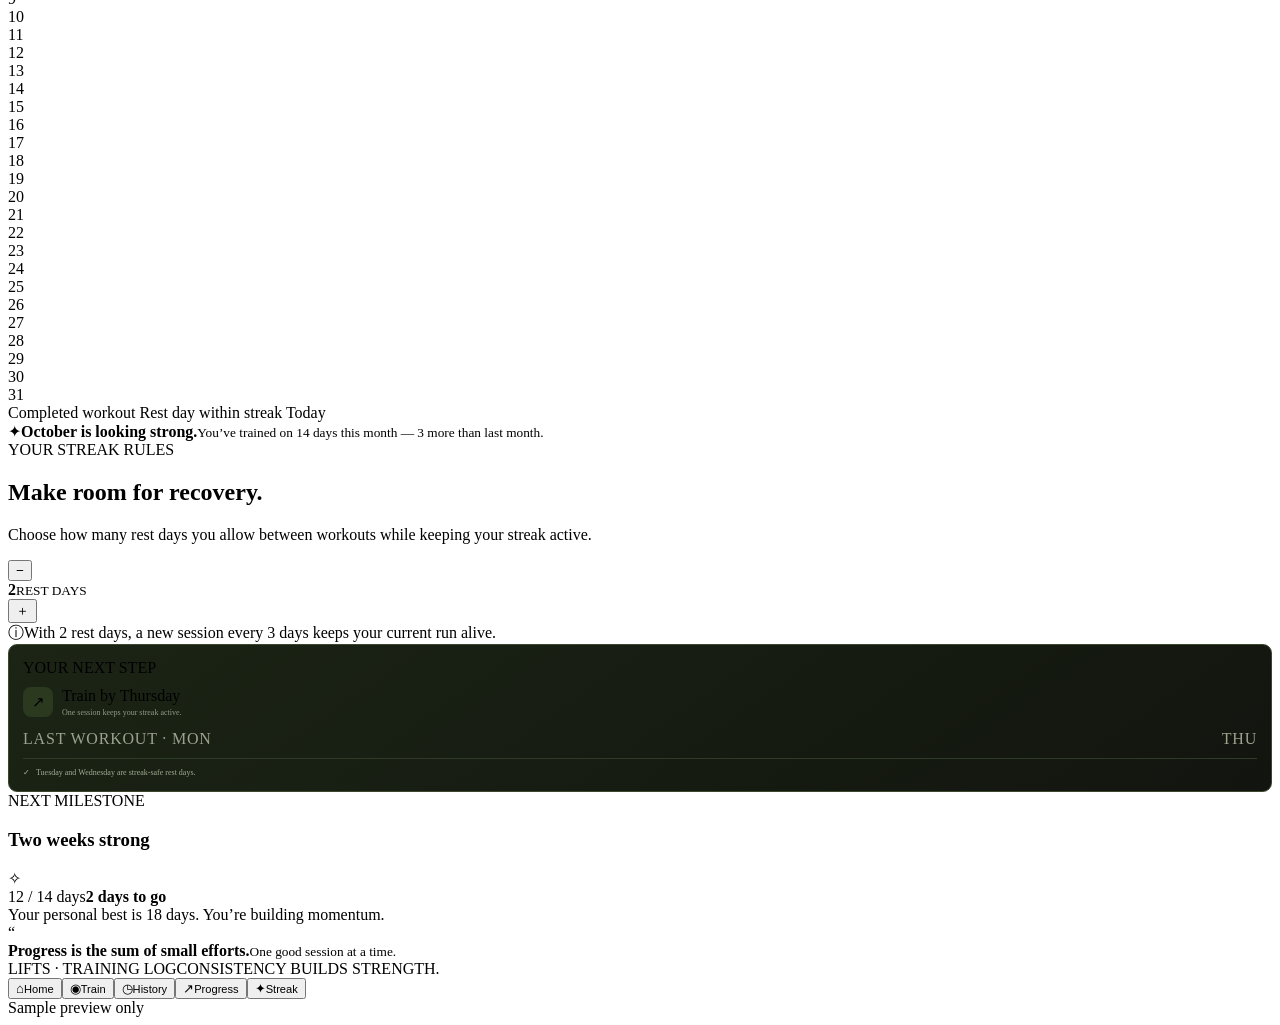
<file: streak-preview/index.html>
<!doctype html><html lang="en"><head><meta charset="utf-8"><meta name="viewport" content="width=device-width,initial-scale=1"><meta name="theme-color" content="#090a09"><title>LIFTS — Streak preview</title><link rel="stylesheet" href="style.css"></head><body>
<div class="sample-banner"><span></span> STREAK TAB REDESIGN PREVIEW <i>·</i> SAMPLE DATA <small>Standalone visual concept · no workouts or preferences are saved</small></div>
<div class="app"><aside class="rail"><a class="brand"><span class="brand-icon">L</span><span>LIFTS<small>TRAINING LOG</small></span></a><div class="nav-label">TRAINING</div><button class="nav-item"><i>⌂</i> Overview</button><button class="nav-item"><i>◉</i> Workout</button><button class="nav-item"><i>◷</i> History</button><button class="nav-item"><i>↗</i> Progress</button><button class="nav-item"><i>▦</i> Plans &amp; routines</button><button class="nav-item"><i>☷</i> Exercise library</button><button class="nav-item active"><i>✦</i> Streak calendar</button><div class="nav-label account-label">ACCOUNT</div><button class="nav-item"><i>◌</i> Profile &amp; settings</button><div class="rail-user"><div class="avatar">MF</div><div><b>Member profile</b><small>Sample account</small></div><button class="gear">⚙</button></div></aside>
<main><header class="topbar"><button class="menu" id="menu">☰</button><div class="crumb">LIFTS <span>/</span> <b>STREAK CALENDAR</b></div><div class="top-right"><span class="sync"><i></i> Synced</span><div class="avatar sm">MF</div></div></header><div class="page">
<div class="page-head"><div><div class="eyebrow">CONSISTENCY IS A SUPERPOWER</div><h1>Keep the chain<span>.</span></h1><p>Your progress is built one session at a time.</p></div><button class="button quiet" id="todayBtn">⌖ &nbsp; Today</button></div>
<section class="hero"><div class="hero-left"><div class="hero-label"><span class="fire">✦</span> CURRENT STREAK</div><div class="streak-value">12 <small>days</small></div><div class="hero-note"><span class="green-dot"></span> You’re right on track. Keep showing up.</div><div class="hero-rule"></div><div class="hero-ministats"><div><small>PERSONAL BEST</small><b>18 <em>days</em></b></div><div><small>TOTAL TRAINING DAYS</small><b>84 <em>days</em></b></div><div><small>THIS WEEK</small><b>3 <em>/ 4 sessions</em></b></div></div></div><div class="hero-right"><div class="ring ring-outer"></div><div class="ring ring-mid"></div><div class="ring ring-inner"></div><div class="ring-center"><span>✦</span><b>12</b><small>DAY RUN</small></div><div class="hero-decoration">CONSISTENCY<br>OVER<br><b>PERFECTION</b></div></div><div class="hero-index">01 <small>YOUR JOURNEY</small></div></section>
<div class="summary-row"><article class="summary-card"><div class="summary-label">LONGEST RUN <span>♛</span></div><b>18 <small>days</small></b><p>Personal record</p></article><article class="summary-card"><div class="summary-label">ACTIVE THIS MONTH <span>↗</span></div><b>14 <small>days</small></b><p>Training days in October</p></article><article class="summary-card"><div class="summary-label">REST DAYS ALLOWED <span>◷</span></div><b id="restSummary">2 <small>days</small></b><p>Between sessions, without breaking your run</p></article></div>
<section class="consistency-card"><div class="consistency-head"><div><div class="eyebrow">THE BIG PICTURE</div><h2>Your consistency, at a glance</h2></div><span class="consistency-total">12 WEEKS <i>·</i> 28 SESSIONS</span></div><div class="heatmap" id="heatmap" aria-label="12-week sample workout activity"></div><div class="heatmap-foot"><span>Less <i class="heat-level l0"></i><i class="heat-level l1"></i><i class="heat-level l2"></i><i class="heat-level l3"></i><i class="heat-level l4"></i> More</span><span>Each square represents one day</span></div></section>\n<div class="content-grid"><section class="calendar-section"><div class="section-head"><div><div class="eyebrow">YOUR ACTIVITY</div><h2>Training calendar</h2></div><div class="legend"><span><i class="key-workout"></i>Workout</span><span><i class="key-rest"></i>Rest day in streak</span></div></div><article class="calendar-card"><div class="cal-head"><button class="cal-nav" id="prev">‹</button><div><div class="eyebrow">MONTH VIEW</div><h3 id="monthTitle">October 2026</h3></div><button class="cal-nav" id="next">›</button></div><div class="cal-grid" id="calendar"></div><div class="calendar-foot"><span><i class="key-workout"></i> Completed workout</span><span><i class="key-rest"></i> Rest day within streak</span><span><i class="key-today"></i> Today</span></div></article><div class="month-note"><span class="note-icon">✦</span><span><b>October is looking strong.</b><small>You’ve trained on 14 days this month — 3 more than last month.</small></span></div></section>
<aside class="right-col"><article class="rest-card"><div class="eyebrow">YOUR STREAK RULES</div><h2>Make room for recovery.</h2><p>Choose how many rest days you allow between workouts while keeping your streak active.</p><div class="rest-control"><button id="minus" aria-label="Decrease rest days">−</button><div><b id="restValue">2</b><small>REST DAYS</small></div><button id="plus" aria-label="Increase rest days">＋</button></div><div class="rest-hint"><span>ⓘ</span><span>With 2 rest days, a new session every 3 days keeps your current run alive.</span></div></article><article class="next-step-card"><div class="eyebrow">YOUR NEXT STEP</div><div class="next-step-main"><span class="next-step-icon">↗</span><div><b>Train by Thursday</b><small>One session keeps your streak active.</small></div></div><div class="deadline-track"><span>LAST WORKOUT · MON</span><i></i><b>THU</b></div><div class="safe-day-note"><span>✓</span> Tuesday and Wednesday are streak-safe rest days.</div></article><article class="milestone-card"><div class="milestone-top"><div><div class="eyebrow">NEXT MILESTONE</div><h3>Two weeks strong</h3></div><span class="medal">✧</span></div><div class="milestone-progress"><i></i></div><div class="milestone-meta"><span>12 / 14 days</span><b>2 days to go</b></div><div class="milestone-caption">Your personal best is 18 days. You’re building momentum.</div></article><article class="quote-card"><span>“</span><div><b>Progress is the sum of small efforts.</b><small>One good session at a time.</small></div></article></aside></div>
<footer class="foot"><span>LIFTS · TRAINING LOG</span><span>CONSISTENCY BUILDS STRENGTH.</span></footer>
</div></main></div><nav class="mobile-nav"><button>⌂<small>Home</small></button><button>◉<small>Train</small></button><button>◷<small>History</small></button><button>↗<small>Progress</small></button><button class="active">✦<small>Streak</small></button></nav><div class="toast" id="toast">Sample preview only</div><script src="preview.js"></script></body></html>
</file>
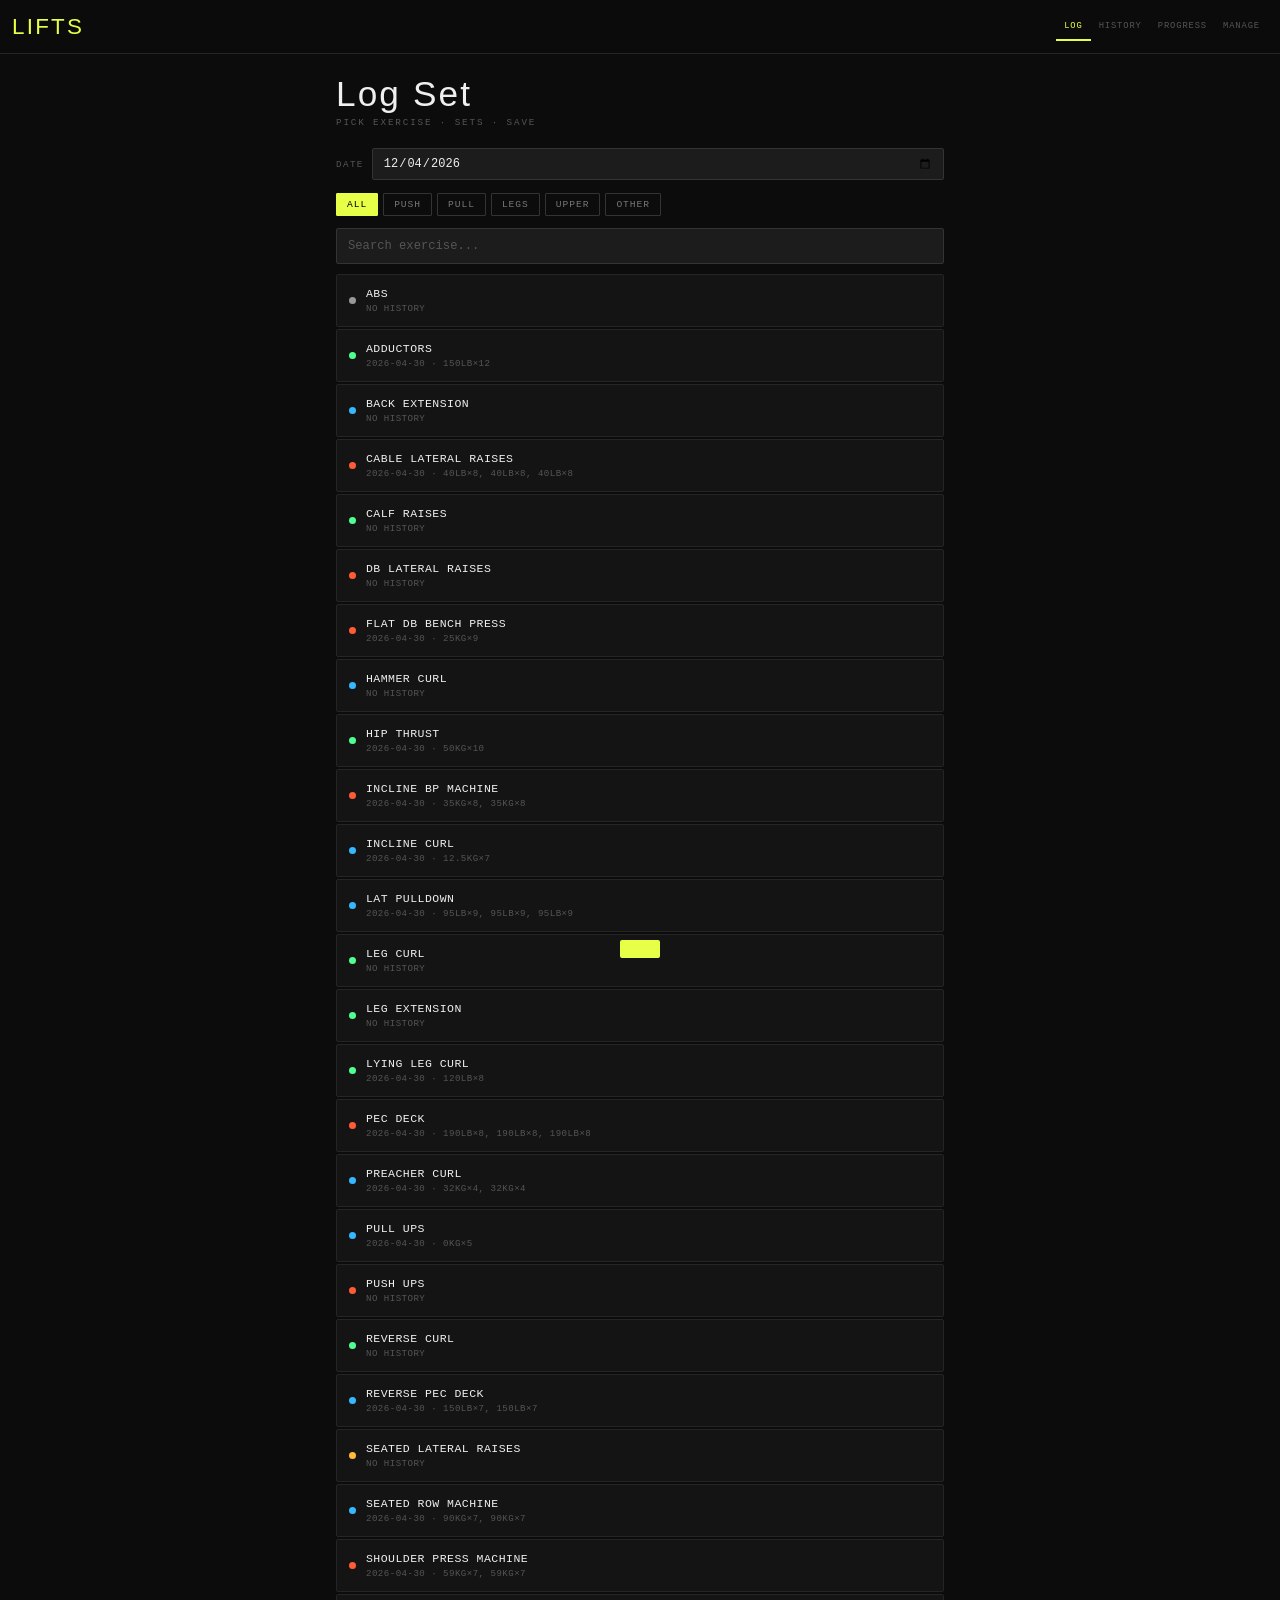
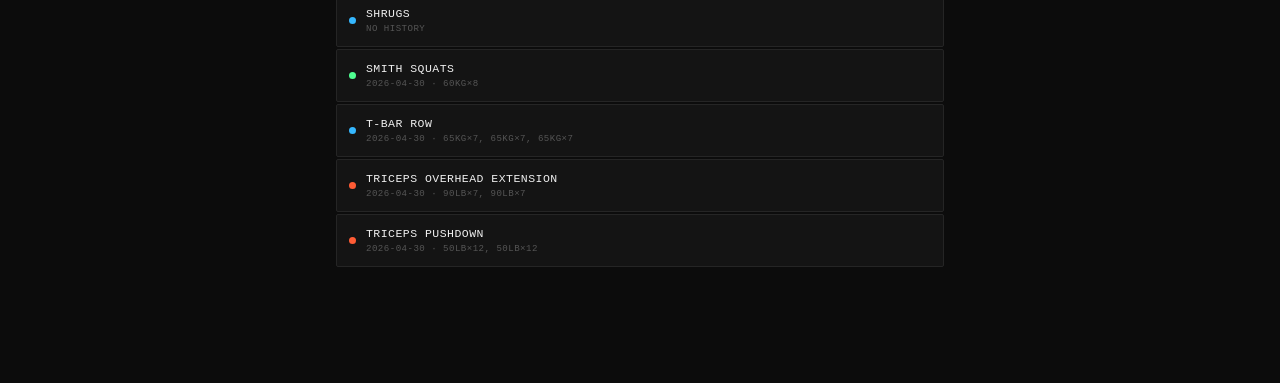
<file: workout-tracker (2).html>
<!DOCTYPE html>
<html lang="en">
<head>
<meta charset="UTF-8">
<meta name="viewport" content="width=device-width, initial-scale=1.0, viewport-fit=cover">
<meta name="theme-color" content="#0c0c0c">
<meta name="apple-mobile-web-app-capable" content="yes">
<meta name="apple-mobile-web-app-status-bar-style" content="black-translucent">
<meta name="apple-mobile-web-app-title" content="LIFTS">
<meta name="mobile-web-app-capable" content="yes">
<title>LIFTS</title>

<!-- PWA icons (inline SVG as data URIs so no server needed) -->
<link rel="apple-touch-icon" href="data:image/svg+xml,%3Csvg xmlns='http://www.w3.org/2000/svg' viewBox='0 0 512 512'%3E%3Crect width='512' height='512' rx='80' fill='%230c0c0c'/%3E%3Ctext x='256' y='340' font-family='Arial Black,sans-serif' font-size='260' font-weight='900' text-anchor='middle' fill='%23e8ff47'%3EL%3C/text%3E%3C/svg%3E">

<style>
*,*::before,*::after{box-sizing:border-box;margin:0;padding:0}
:root{
  --bg:#0c0c0c;--sf:#141414;--s2:#1c1c1c;
  --b1:#252525;--b2:#333;
  --tx:#efefef;--m1:#555;--m2:#777;
  --ac:#e8ff47;--acd:#b8cc30;--rd:#ff4444;
  --safe-top:env(safe-area-inset-top,0px);
  --safe-bot:env(safe-area-inset-bottom,0px);
}
html,body{height:100%;overscroll-behavior:none}
body{
  background:var(--bg);color:var(--tx);
  font-family:'IBM Plex Mono',ui-monospace,monospace;
  min-height:100vh;min-height:100dvh;
  -webkit-font-smoothing:antialiased;
}
@import url('https://fonts.googleapis.com/css2?family=Bebas+Neue&family=IBM+Plex+Mono:wght@300;400;500&display=swap');
input,select,button,textarea{font-family:inherit}
button{-webkit-tap-highlight-color:transparent}

/* INSTALL BANNER */
#install-banner{
  display:none;position:fixed;bottom:0;left:0;right:0;z-index:500;
  background:#1a1a00;border-top:1px solid var(--ac);
  padding:14px 16px calc(14px + var(--safe-bot));
}
#install-banner.show{display:flex;align-items:center;gap:12px}
.ib-icon{width:36px;height:36px;background:var(--bg);border-radius:8px;display:flex;align-items:center;justify-content:center;font-size:1.2rem;flex-shrink:0}
.ib-text{flex:1}
.ib-title{font-size:.72rem;font-weight:500;color:var(--ac);letter-spacing:.05em}
.ib-sub{font-size:.6rem;color:var(--m2);margin-top:2px;line-height:1.4}
.ib-btn{font-size:.6rem;letter-spacing:.1em;text-transform:uppercase;background:var(--ac);color:#000;border:none;padding:7px 12px;border-radius:2px;cursor:pointer;white-space:nowrap;flex-shrink:0}
.ib-x{background:none;border:none;color:var(--m2);cursor:pointer;font-size:1rem;padding:4px;flex-shrink:0}

/* NAV */
.nav{
  position:sticky;top:0;z-index:100;
  background:rgba(12,12,12,.97);backdrop-filter:blur(12px);
  border-bottom:1px solid var(--b1);
  display:flex;align-items:center;
  padding:0 12px;
  padding-top:var(--safe-top);
  height:calc(54px + var(--safe-top));
}
.logo{font-family:'Bebas Neue',sans-serif;font-size:1.4rem;letter-spacing:.1em;color:var(--ac);flex:1}
.ntabs{display:flex}
.ntab{font-family:inherit;font-size:.55rem;letter-spacing:.1em;text-transform:uppercase;background:none;border:none;color:var(--m1);padding:8px 8px;cursor:pointer;border-bottom:2px solid transparent;transition:all .15s;white-space:nowrap}
.ntab:hover,.ntab.on{color:var(--tx)}
.ntab.on{border-bottom-color:var(--ac);color:var(--ac)}

/* SCREENS */
.scr{display:none;padding:20px 16px 100px;max-width:640px;margin:0 auto}
.scr.on{display:block}
.ptitle{font-family:'Bebas Neue',sans-serif;font-size:2.2rem;letter-spacing:.06em;margin-bottom:3px}
.psub{font-size:.58rem;color:var(--m1);letter-spacing:.2em;text-transform:uppercase;margin-bottom:20px}

/* PILLS */
.pills{display:flex;flex-wrap:wrap;gap:5px;margin-bottom:12px}
.pill{font-size:.6rem;letter-spacing:.1em;text-transform:uppercase;padding:5px 10px;border:1px solid var(--b2);background:none;color:var(--m2);cursor:pointer;border-radius:1px;transition:all .12s}
.pill:hover{color:var(--tx);border-color:#555}
.pill.on{color:#000;background:var(--ac);border-color:var(--ac)}

/* INPUTS */
.sfield{width:100%;background:var(--s2);border:1px solid var(--b2);color:var(--tx);font-size:.76rem;padding:10px 11px;border-radius:2px;outline:none;margin-bottom:10px;-webkit-appearance:none}
.sfield:focus{border-color:var(--ac)}
.sfield::placeholder{color:var(--m1)}
.cinp{width:100%;background:var(--s2);border:1px solid var(--b2);color:var(--tx);font-size:.76rem;padding:10px 11px;border-radius:2px;outline:none;-webkit-appearance:none}
.cinp:focus{border-color:var(--ac)}
.cinp::placeholder{color:var(--m1)}

/* BUTTONS */
.btn{font-size:.62rem;letter-spacing:.13em;text-transform:uppercase;padding:9px 15px;border-radius:2px;cursor:pointer;transition:all .12s;border:1px solid transparent;display:inline-flex;align-items:center;gap:5px}
.bacc{background:var(--ac);color:#000;border-color:var(--ac)}
.bgh{background:none;border-color:var(--b2);color:var(--m2)}
.brd{background:none;border-color:var(--b2);color:var(--rd)}
.brow{display:flex;gap:7px;flex-wrap:wrap}

/* LOG */
.drow{display:flex;gap:8px;align-items:center;margin-bottom:13px}
.dlbl{font-size:.58rem;color:var(--m1);letter-spacing:.15em;text-transform:uppercase;white-space:nowrap}
.dinp{background:var(--s2);border:1px solid var(--b2);color:var(--tx);font-size:.75rem;padding:7px 10px;border-radius:2px;outline:none;flex:1;-webkit-appearance:none}
.dinp:focus{border-color:var(--ac)}
.dot{width:7px;height:7px;border-radius:50%;flex-shrink:0;display:inline-block}
.picker{display:flex;flex-direction:column;gap:2px;margin-bottom:16px}
.pitem{display:flex;align-items:center;gap:10px;padding:12px 12px;background:var(--sf);border:1px solid var(--b1);cursor:pointer;font-size:.72rem;letter-spacing:.04em;text-transform:uppercase;color:var(--tx);transition:all .12s;text-align:left;border-radius:2px;width:100%;-webkit-tap-highlight-color:transparent}
.pitem:active{background:var(--s2)}
.pitem-inner{display:flex;flex-direction:column;gap:3px;flex:1}
.lform{background:var(--sf);border:1px solid var(--b1);padding:16px;border-radius:2px;margin-bottom:13px}
.lftitle{font-family:'Bebas Neue',sans-serif;font-size:1.3rem;letter-spacing:.06em;margin-bottom:11px;color:var(--ac)}
.utog{display:flex;gap:4px;margin-bottom:13px}
.ubtn{font-size:.6rem;letter-spacing:.1em;padding:6px 11px;border:1px solid var(--b2);background:none;color:var(--m2);cursor:pointer;border-radius:2px;transition:all .12s}
.ubtn.on{background:var(--ac);color:#000;border-color:var(--ac)}
.slist{display:flex;flex-direction:column;gap:7px;margin-bottom:13px}
.srow{display:grid;grid-template-columns:24px 1fr 1fr 30px;gap:6px;align-items:center}
.snum{font-size:.6rem;color:var(--m1);text-align:center}
.sinp{background:var(--s2);border:1px solid var(--b2);color:var(--tx);font-size:.82rem;padding:9px 9px;border-radius:2px;width:100%;outline:none;-webkit-appearance:none}
.sinp:focus{border-color:var(--ac)}
.sinp::placeholder{color:var(--m1)}
.dsbtn{background:none;border:1px solid var(--b2);color:var(--m1);width:30px;height:30px;cursor:pointer;font-size:.72rem;border-radius:2px;display:flex;align-items:center;justify-content:center;transition:all .12s}
.dsbtn:active{border-color:var(--rd);color:var(--rd)}

/* HISTORY */
.hent{border:1px solid var(--b1);background:var(--sf);margin-bottom:6px;border-radius:2px;overflow:hidden}
.hhdr{display:flex;align-items:center;padding:11px 12px;cursor:pointer;gap:9px;-webkit-tap-highlight-color:transparent}
.hname{font-size:.72rem;letter-spacing:.05em;text-transform:uppercase;flex:1}
.hmeta{font-size:.58rem;color:var(--m1)}
.hchev{font-size:.65rem;color:var(--m1);transition:transform .15s;flex-shrink:0}
.hent.op .hchev{transform:rotate(180deg)}
.hbody{display:none;padding:12px 12px;border-top:1px solid var(--b1)}
.hent.op .hbody{display:block}
.sblk{margin-bottom:10px}
.sdate{font-size:.57rem;color:var(--ac);letter-spacing:.2em;text-transform:uppercase;margin-bottom:5px}
.schips{display:flex;flex-wrap:wrap;gap:4px}
.chip{font-size:.62rem;background:var(--s2);border:1px solid var(--b2);padding:4px 9px;border-radius:2px}
.prbadge{font-size:.5rem;background:var(--ac);color:#000;padding:1px 5px;border-radius:1px;margin-left:4px;vertical-align:middle;font-weight:600}

/* PROGRESS */
.exsel{width:100%;background:var(--s2);border:1px solid var(--b2);color:var(--tx);font-size:.76rem;padding:10px 11px;border-radius:2px;outline:none;cursor:pointer;margin-bottom:16px;-webkit-appearance:none}
.cbox{background:var(--sf);border:1px solid var(--b1);border-radius:2px;padding:13px;margin-bottom:12px}
.ctitle{font-size:.58rem;color:var(--m1);letter-spacing:.2em;text-transform:uppercase;margin-bottom:10px}
.sgrid{display:grid;grid-template-columns:repeat(3,1fr);gap:2px;margin-bottom:12px}
.sbox{background:var(--sf);border:1px solid var(--b1);padding:13px 10px}
.slbl{font-size:.5rem;color:var(--m1);letter-spacing:.2em;text-transform:uppercase;margin-bottom:3px}
.sval{font-family:'Bebas Neue',sans-serif;font-size:1.5rem;letter-spacing:.04em;line-height:1}
.sunit{font-size:.54rem;color:var(--m2)}

/* MANAGE */
.mcat{margin-bottom:24px}
.mcathdr{display:flex;align-items:center;gap:8px;margin-bottom:7px;padding-bottom:7px;border-bottom:1px solid var(--b1)}
.mcatlbl{font-family:'Bebas Neue',sans-serif;font-size:1rem;letter-spacing:.1em}
.mcatcnt{font-size:.54rem;color:var(--m1);flex:1}
.mrow{display:flex;align-items:center;gap:9px;padding:10px 11px;background:var(--sf);border:1px solid var(--b1);margin-bottom:2px;border-radius:2px;user-select:none;transition:opacity .1s}
.mrow.dragging{opacity:.3}
.mrow.dragover{border-color:var(--ac);background:var(--s2)}
.handle{color:var(--m1);cursor:grab;font-size:.95rem;padding:3px 3px;touch-action:none;flex-shrink:0;line-height:1}
.mname{font-size:.71rem;letter-spacing:.05em;text-transform:uppercase;flex:1}
.mdel{background:none;border:1px solid var(--b2);color:var(--m1);min-width:30px;height:30px;cursor:pointer;font-size:.68rem;border-radius:2px;display:flex;align-items:center;justify-content:center;flex-shrink:0;padding:0 8px;-webkit-tap-highlight-color:transparent}
.mdel:active{border-color:var(--rd);color:var(--rd)}
.addbtn{display:flex;align-items:center;gap:6px;padding:9px 11px;border:1px dashed var(--b2);border-radius:2px;margin-top:3px;cursor:pointer;color:var(--m1);font-size:.6rem;letter-spacing:.1em;text-transform:uppercase;background:none;width:100%;-webkit-tap-highlight-color:transparent}
.addbtn:active{border-color:var(--ac);color:var(--ac)}
.delcatbtn{background:none;border:none;color:var(--m2);cursor:pointer;font-size:.58rem;padding:3px 6px;letter-spacing:.05em;text-transform:uppercase;flex-shrink:0}

/* MODAL */
.moverlay{position:fixed;inset:0;z-index:200;background:rgba(0,0,0,.85);display:flex;align-items:flex-end;justify-content:center;opacity:0;pointer-events:none;transition:opacity .2s}
.moverlay.on{opacity:1;pointer-events:all}
.mpanel{background:var(--sf);border:1px solid var(--b2);border-radius:8px 8px 0 0;width:100%;max-width:640px;padding:22px 18px;padding-bottom:calc(28px + var(--safe-bot));transform:translateY(40px);transition:transform .25s cubic-bezier(.34,1.2,.64,1);max-height:88vh;overflow-y:auto}
.moverlay.on .mpanel{transform:translateY(0)}
.mtitle{font-family:'Bebas Neue',sans-serif;font-size:1.5rem;letter-spacing:.06em;margin-bottom:15px;color:var(--ac)}
.mflbl{font-size:.56rem;color:var(--m1);letter-spacing:.2em;text-transform:uppercase;margin-bottom:5px;display:block;margin-top:12px}
.catpills{display:flex;gap:5px;flex-wrap:wrap}
.catpill{font-size:.6rem;letter-spacing:.1em;text-transform:uppercase;padding:6px 12px;border:1px solid var(--b2);background:none;color:var(--m2);cursor:pointer;border-radius:2px}
.catpill.on{color:#000}

/* MISC */
.empty{text-align:center;padding:40px 18px;color:var(--m1)}
.etxt{font-size:.7rem;letter-spacing:.08em}
.toast{position:fixed;bottom:calc(22px + var(--safe-bot));left:50%;transform:translateX(-50%) translateY(80px);background:var(--ac);color:#000;font-size:.65rem;letter-spacing:.15em;text-transform:uppercase;padding:9px 20px;border-radius:2px;z-index:999;transition:transform .3s cubic-bezier(.34,1.56,.64,1);white-space:nowrap;pointer-events:none;font-weight:600}
.toast.on{transform:translateX(-50%) translateY(0)}
</style>
</head>
<body>

<!-- INSTALL BANNER -->
<div id="install-banner">
  <div class="ib-icon">🏋️</div>
  <div class="ib-text">
    <div class="ib-title">Add LIFTS to Home Screen</div>
    <div class="ib-sub">Use it like an app — works offline too</div>
  </div>
  <button class="ib-btn" id="install-btn">Install</button>
  <button class="ib-x" id="install-x">✕</button>
</div>

<nav class="nav">
  <div class="logo">LIFTS</div>
  <div class="ntabs">
    <button class="ntab on" onclick="go('log')">Log</button>
    <button class="ntab" onclick="go('history')">History</button>
    <button class="ntab" onclick="go('progress')">Progress</button>
    <button class="ntab" onclick="go('manage')">Manage</button>
  </div>
</nav>

<!-- LOG -->
<div class="scr on" id="s-log">
  <div class="ptitle">Log Set</div>
  <div class="psub">Pick exercise · sets · save</div>
  <div class="drow">
    <div class="dlbl">Date</div>
    <input class="dinp" type="date" id="logdate">
  </div>
  <div class="pills" id="catpills"></div>
  <input class="sfield" id="exsearch" placeholder="Search exercise..." oninput="renderPicker()">
  <div class="picker" id="picker"></div>
  <div id="logwrap" style="display:none">
    <div class="lform">
      <div class="lftitle" id="lftitle">—</div>
      <div class="utog">
        <button class="ubtn on" id="ukg" onclick="setUnit('kg')">kg</button>
        <button class="ubtn" id="ulb" onclick="setUnit('lb')">lb</button>
      </div>
      <div class="slist" id="slist"></div>
      <div class="brow">
        <button class="btn bgh" onclick="addSet()">+ Set</button>
        <button class="btn bacc" onclick="saveLog()">Save</button>
        <button class="btn bgh" onclick="cancelLog()">Cancel</button>
      </div>
    </div>
  </div>
</div>

<!-- HISTORY -->
<div class="scr" id="s-history">
  <div class="ptitle">History</div>
  <div class="psub">All logged sessions</div>
  <input class="sfield" id="hsearch" placeholder="Search..." oninput="renderHistory()">
  <div id="hlist"></div>
</div>

<!-- PROGRESS -->
<div class="scr" id="s-progress">
  <div class="ptitle">Progress</div>
  <div class="psub">Best set over time</div>
  <select class="exsel" id="progex" onchange="renderProgress()">
    <option value="">— Pick an exercise —</option>
  </select>
  <div id="pstats"></div>
  <div id="pchart"></div>
  <div id="psess"></div>
</div>

<!-- MANAGE -->
<div class="scr" id="s-manage">
  <div class="ptitle">Manage</div>
  <div class="psub">Add · delete · drag to reorder</div>
  <div id="mlist"></div>
  <div style="height:1px;background:var(--b1);margin:20px 0"></div>
  <button class="btn bgh" style="width:100%" onclick="openModal('newcat')">+ New Category</button>
</div>

<!-- MODAL: Exercise -->
<div class="moverlay" id="modal-ex" onclick="if(event.target===this)closeModal('ex')">
  <div class="mpanel">
    <div class="mtitle" id="ex-modal-title">Add Exercise</div>
    <label class="mflbl">Exercise name</label>
    <input class="cinp" id="ex-name" placeholder="e.g. Cable Fly" autocomplete="off"
      onkeydown="if(event.key==='Enter')saveEx()">
    <label class="mflbl" style="margin-top:14px">Add to categories</label>
    <div class="catpills" id="ex-catpills" style="margin-top:6px"></div>
    <div class="brow" style="margin-top:20px">
      <button class="btn bacc" onclick="saveEx()">Save</button>
      <button class="btn bgh" onclick="closeModal('ex')">Cancel</button>
    </div>
  </div>
</div>

<!-- MODAL: Category -->
<div class="moverlay" id="modal-cat" onclick="if(event.target===this)closeModal('cat')">
  <div class="mpanel">
    <div class="mtitle">New Category</div>
    <label class="mflbl">Name</label>
    <input class="cinp" id="cat-name" placeholder="e.g. Cardio" autocomplete="off"
      onkeydown="if(event.key==='Enter')saveCat()">
    <label class="mflbl" style="margin-top:14px">Colour</label>
    <input type="color" id="cat-color" value="#a78bfa"
      style="width:100%;height:44px;padding:4px 8px;background:var(--s2);border:1px solid var(--b2);border-radius:2px;cursor:pointer;margin-top:6px">
    <div class="brow" style="margin-top:20px">
      <button class="btn bacc" onclick="saveCat()">Create</button>
      <button class="btn bgh" onclick="closeModal('cat')">Cancel</button>
    </div>
  </div>
</div>

<div class="toast" id="toast"></div>

<script>
// ══ STORAGE KEYS ═══════════════════════════════════════
const K={cats:'lx_cats5',ex:'lx_ex5',data:'lx_data5',seed:'lx_seed5'};
function ld(k,fb){try{const s=localStorage.getItem(k);if(s)return JSON.parse(s);}catch{}return fb;}
function sv(k,v){try{localStorage.setItem(k,JSON.stringify(v));}catch{}}

// ══ DEFAULT DATA ════════════════════════════════════════
const DC=[
  {id:'push', label:'Push', color:'#ff5c35'},
  {id:'pull', label:'Pull', color:'#35b8ff'},
  {id:'legs', label:'Legs', color:'#4fff91'},
  {id:'upper',label:'Upper',color:'#ffbb35'},
  {id:'other',label:'Other',color:'#999999'}
];
const DE={
  push: ['Incline BP Machine','Flat DB Bench Press','Pec Deck','Shoulder Press Machine','Cable Lateral Raises','DB Lateral Raises','Triceps Pushdown','Triceps Overhead Extension','Push Ups'],
  pull: ['Lat Pulldown','T-Bar Row','Seated Row Machine','Back Extension','Reverse Pec Deck','Preacher Curl','Hammer Curl','Incline Curl','Shrugs','Pull Ups'],
  legs: ['Smith Squats','Hip Thrust','Leg Extension','Lying Leg Curl','Adductors','Calf Raises','Leg Curl','Reverse Curl'],
  upper:['Incline BP Machine','T-Bar Row','Seated Lateral Raises','Pec Deck','Lat Pulldown','Preacher Curl','Triceps Pushdown','Reverse Curl'],
  other:['Abs','Push Ups','Pull Ups']
};

// ══ STATE ═══════════════════════════════════════════════
let CATS=ld(K.cats,DC);
let EX=ld(K.ex,DE);
let DATA=ld(K.data,null)||(()=>{
  if(!localStorage.getItem(K.seed)){
    const d='2026-04-30';
    const seed={
      'Incline BP Machine':        [{date:d,sets:[{weight:35,reps:8,unit:'kg'},{weight:35,reps:8,unit:'kg'}]}],
      'Flat DB Bench Press':       [{date:d,sets:[{weight:25,reps:9,unit:'kg'}]}],
      'Pec Deck':                  [{date:d,sets:[{weight:190,reps:8,unit:'lb'},{weight:190,reps:8,unit:'lb'},{weight:190,reps:8,unit:'lb'}]}],
      'Shoulder Press Machine':    [{date:d,sets:[{weight:59,reps:7,unit:'kg'},{weight:59,reps:7,unit:'kg'}]}],
      'Cable Lateral Raises':      [{date:d,sets:[{weight:40,reps:8,unit:'lb'},{weight:40,reps:8,unit:'lb'},{weight:40,reps:8,unit:'lb'}]}],
      'Triceps Pushdown':          [{date:d,sets:[{weight:50,reps:12,unit:'lb'},{weight:50,reps:12,unit:'lb'}]}],
      'Triceps Overhead Extension':[{date:d,sets:[{weight:90,reps:7,unit:'lb'},{weight:90,reps:7,unit:'lb'}]}],
      'T-Bar Row':                 [{date:d,sets:[{weight:65,reps:7,unit:'kg'},{weight:65,reps:7,unit:'kg'},{weight:65,reps:7,unit:'kg'}]}],
      'Lat Pulldown':              [{date:d,sets:[{weight:95,reps:9,unit:'lb'},{weight:95,reps:9,unit:'lb'},{weight:95,reps:9,unit:'lb'}]}],
      'Seated Row Machine':        [{date:d,sets:[{weight:90,reps:7,unit:'kg'},{weight:90,reps:7,unit:'kg'}]}],
      'Reverse Pec Deck':          [{date:d,sets:[{weight:150,reps:7,unit:'lb'},{weight:150,reps:7,unit:'lb'}]}],
      'Preacher Curl':             [{date:d,sets:[{weight:32,reps:4,unit:'kg'},{weight:32,reps:4,unit:'kg'}]}],
      'Incline Curl':              [{date:d,sets:[{weight:12.5,reps:7,unit:'kg'}]}],
      'Smith Squats':              [{date:d,sets:[{weight:60,reps:8,unit:'kg'}]}],
      'Hip Thrust':                [{date:d,sets:[{weight:50,reps:10,unit:'kg'}]}],
      'Lying Leg Curl':            [{date:d,sets:[{weight:120,reps:8,unit:'lb'}]}],
      'Adductors':                 [{date:d,sets:[{weight:150,reps:12,unit:'lb'}]}],
      'Pull Ups':                  [{date:d,sets:[{weight:0,reps:5,unit:'kg'}]}],
    };
    localStorage.setItem(K.seed,'1');
    sv(K.data,seed);
    return seed;
  }
  return {};
})();

let selDay='all',selEx=null,sets=[],unit='kg';
let modalCats=new Set();

// ══ HELPERS ═════════════════════════════════════════════
const catById=id=>CATS.find(c=>c.id===id);
const catColor=id=>catById(id)?.color||'#888';
const catLabel=id=>catById(id)?.label||id;
const primCat=name=>{for(const c of CATS)if((EX[c.id]||[]).includes(name))return c.id;return CATS[0]?.id||'other';};
const allNames=()=>[...new Set(CATS.flatMap(c=>EX[c.id]||[]))].sort();
const fmtDate=d=>{if(!d)return'';const[,m,dy]=d.split('-');return['Jan','Feb','Mar','Apr','May','Jun','Jul','Aug','Sep','Oct','Nov','Dec'][+m-1]+' '+ +dy;};

function toast(msg){
  const t=document.getElementById('toast');
  t.textContent=msg;t.classList.add('on');
  clearTimeout(t._t);t._t=setTimeout(()=>t.classList.remove('on'),2200);
}

// ══ INIT ════════════════════════════════════════════════
document.getElementById('logdate').value=new Date().toISOString().slice(0,10);
buildCatPills();
renderPicker();

function buildCatPills(){
  const w=document.getElementById('catpills');w.innerHTML='';
  const mk=(k,l)=>{
    const b=document.createElement('button');
    b.className='pill'+(selDay===k?' on':'');
    b.textContent=l;
    b.onclick=()=>{selDay=k;document.querySelectorAll('.pill').forEach(p=>p.classList.remove('on'));b.classList.add('on');renderPicker();};
    w.appendChild(b);
  };
  mk('all','All');
  CATS.forEach(c=>mk(c.id,c.label));
}

// ══ LOG ═════════════════════════════════════════════════
function renderPicker(){
  const q=document.getElementById('exsearch').value.toLowerCase();
  const w=document.getElementById('picker');
  if(selEx){w.innerHTML='';return;}
  w.innerHTML='';
  let list=selDay==='all'?allNames():[...(EX[selDay]||[])];
  if(q)list=list.filter(n=>n.toLowerCase().includes(q));
  if(!list.length){w.innerHTML='<div class="empty"><div class="etxt">No exercises found</div></div>';return;}
  list.forEach(name=>{
    const cat=primCat(name);
    const last=(DATA[name]||[]).slice(-1)[0];
    const b=document.createElement('button');
    b.className='pitem';
    const dot=document.createElement('span');dot.className='dot';dot.style.background=catColor(cat);
    const inner=document.createElement('span');inner.className='pitem-inner';
    const n=document.createElement('span');n.textContent=name;
    const sub=document.createElement('span');sub.style.cssText='font-size:.57rem;color:var(--m1)';
    sub.textContent=last?`${last.date} · ${last.sets.map(s=>s.weight+s.unit+'×'+s.reps).join(', ')}`:'No history';
    inner.appendChild(n);inner.appendChild(sub);
    b.appendChild(dot);b.appendChild(inner);
    b.addEventListener('click',()=>selectEx(name));
    w.appendChild(b);
  });
}

function selectEx(name){
  selEx=name;sets=[];
  document.getElementById('lftitle').textContent=name;
  document.getElementById('logwrap').style.display='block';
  document.getElementById('picker').innerHTML='';
  document.getElementById('exsearch').style.display='none';
  document.getElementById('catpills').style.display='none';
  const last=(DATA[name]||[]).slice(-1)[0];
  if(last){
    last.sets.forEach(s=>sets.push({w:String(s.weight),r:String(s.reps),u:s.unit||unit}));
    if(last.sets[0])setUnit(last.sets[0].unit||'kg');
  }else{sets.push({w:'',r:'',u:unit});}
  renderSets();
}

function cancelLog(){
  selEx=null;sets=[];
  document.getElementById('logwrap').style.display='none';
  document.getElementById('exsearch').style.display='block';
  document.getElementById('catpills').style.display='flex';
  renderPicker();
}

function setUnit(u){
  unit=u;
  document.getElementById('ukg').classList.toggle('on',u==='kg');
  document.getElementById('ulb').classList.toggle('on',u==='lb');
  renderSets();
}

function renderSets(){
  const w=document.getElementById('slist');w.innerHTML='';
  sets.forEach((st,i)=>{
    const row=document.createElement('div');row.className='srow';
    const num=document.createElement('div');num.className='snum';num.textContent=i+1;
    const wi=document.createElement('input');wi.className='sinp';wi.type='number';wi.step='.5';wi.min='0';wi.inputMode='decimal';
    wi.placeholder='Weight ('+unit+')';wi.value=st.w;
    wi.addEventListener('input',()=>{sets[i].w=wi.value;sets[i].u=unit;});
    const ri=document.createElement('input');ri.className='sinp';ri.type='number';ri.min='1';ri.inputMode='numeric';
    ri.placeholder='Reps';ri.value=st.r;
    ri.addEventListener('input',()=>{sets[i].r=ri.value;});
    const db=document.createElement('button');db.className='dsbtn';db.textContent='✕';
    db.addEventListener('click',()=>{if(sets.length>1){sets.splice(i,1);renderSets();}});
    row.appendChild(num);row.appendChild(wi);row.appendChild(ri);row.appendChild(db);
    w.appendChild(row);
  });
}

function addSet(){
  const last=sets.slice(-1)[0];
  sets.push({w:last?last.w:'',r:last?last.r:'',u:unit});
  renderSets();
}

function saveLog(){
  if(!selEx)return;
  const valid=sets.filter(s=>s.w!==''&&s.r!=='');
  if(!valid.length){toast('Add at least one set');return;}
  const date=document.getElementById('logdate').value;
  if(!DATA[selEx])DATA[selEx]=[];
  const idx=DATA[selEx].findIndex(e=>e.date===date);
  const entry={date,sets:valid.map(s=>({weight:parseFloat(s.w),reps:parseInt(s.r),unit:s.u||unit}))};
  if(idx>=0)DATA[selEx][idx]=entry;else DATA[selEx].push(entry);
  DATA[selEx].sort((a,b)=>a.date.localeCompare(b.date));
  sv(K.data,DATA);toast('Saved ✓');cancelLog();
  // refresh progress select if open
  const ps=document.getElementById('progex');
  if(ps){const prev=ps.value;buildProgressSel();if(prev)ps.value=prev;}
}

// ══ HISTORY ═════════════════════════════════════════════
function renderHistory(){
  const q=document.getElementById('hsearch').value.toLowerCase();
  const w=document.getElementById('hlist');w.innerHTML='';
  let names=Object.keys(DATA).filter(n=>DATA[n]?.length);
  if(q)names=names.filter(n=>n.toLowerCase().includes(q));
  if(!names.length){w.innerHTML='<div class="empty"><div class="etxt">Nothing logged yet</div></div>';return;}
  names.sort().forEach(name=>{
    const sessions=DATA[name]||[];if(!sessions.length)return;
    const cat=primCat(name);
    let pr=null;
    sessions.forEach(s=>s.sets.forEach(set=>{if(!pr||set.weight>pr.weight||(set.weight===pr.weight&&set.reps>pr.reps))pr={...set,date:s.date};}));
    const el=document.createElement('div');el.className='hent';
    const hdr=document.createElement('div');hdr.className='hhdr';
    hdr.innerHTML=`<span class="dot" style="background:${catColor(cat)}"></span><span class="hname">${name}</span><span class="hmeta">${sessions.length} session${sessions.length>1?'s':''}</span><span class="hchev">▼</span>`;
    hdr.addEventListener('click',()=>el.classList.toggle('op'));
    const body=document.createElement('div');body.className='hbody';
    sessions.slice().reverse().forEach(s=>{
      const blk=document.createElement('div');blk.className='sblk';
      const chips=s.sets.map(set=>{
        const isPR=pr&&set.weight===pr.weight&&set.reps===pr.reps&&s.date===pr.date;
        return`<span class="chip">${set.weight}${set.unit||'kg'} × ${set.reps}${isPR?'<span class="prbadge">PR</span>':''}</span>`;
      }).join('');
      blk.innerHTML=`<div class="sdate">${fmtDate(s.date)}</div><div class="schips">${chips}</div>`;
      body.appendChild(blk);
    });
    const delbtn=document.createElement('button');delbtn.className='btn brd';
    delbtn.style.cssText='font-size:.55rem;padding:6px 11px;margin-top:6px';delbtn.textContent='Delete all logs';
    delbtn.addEventListener('click',()=>{
      if(!confirm('Delete all logs for "'+name+'"?'))return;
      delete DATA[name];sv(K.data,DATA);renderHistory();buildProgressSel();toast('Deleted');
    });
    body.appendChild(delbtn);
    el.appendChild(hdr);el.appendChild(body);
    w.appendChild(el);
  });
}

// ══ PROGRESS ════════════════════════════════════════════
function buildProgressSel(){
  const sel=document.getElementById('progex');if(!sel)return;
  const prev=sel.value;
  sel.innerHTML='<option value="">— Pick an exercise —</option>';
  Object.keys(DATA).filter(n=>DATA[n]?.length).sort().forEach(n=>{
    const o=document.createElement('option');o.value=n;o.textContent=n;sel.appendChild(o);
  });
  if(prev)sel.value=prev;
}

function renderProgress(){
  const name=document.getElementById('progex').value;
  const ps=document.getElementById('pstats'),pc=document.getElementById('pchart'),pp=document.getElementById('psess');
  ps.innerHTML='';pc.innerHTML='';pp.innerHTML='';
  if(!name||!DATA[name]?.length)return;
  const sessions=DATA[name];
  let pr=null;
  sessions.forEach(s=>s.sets.forEach(set=>{if(!pr||set.weight>pr.weight||(set.weight===pr.weight&&set.reps>pr.reps))pr={...set,date:s.date};}));
  const best=sess=>sess.sets.reduce((b,s)=>s.weight>b.weight?s:b,sess.sets[0]);
  const latest=best(sessions[sessions.length-1]);
  const first=best(sessions[0]);
  const imp=sessions.length>1?((latest.weight-first.weight)/first.weight*100).toFixed(1):null;
  ps.innerHTML=`<div class="sgrid">
    <div class="sbox"><div class="slbl">PR Weight</div><div class="sval">${pr?pr.weight:'—'}</div><div class="sunit">${pr?pr.unit:''}</div></div>
    <div class="sbox"><div class="slbl">Sessions</div><div class="sval">${sessions.length}</div><div class="sunit">logged</div></div>
    <div class="sbox"><div class="slbl">${imp!==null?(imp>=0?'↑ Gained':'↓ Change'):'Progress'}</div>
      <div class="sval" style="font-size:${imp!==null?'1.3rem':'1.5rem'};color:${imp===null?'inherit':imp>=0?'var(--ac)':'var(--rd)'}">
        ${imp!==null?Math.abs(imp)+'%':'—'}</div><div class="sunit">best set wt</div></div>
  </div>`;
  if(sessions.length>=2){
    const pts=sessions.map(s=>({date:s.date,w:best(s).weight}));
    pc.innerHTML=`<div class="cbox"><div class="ctitle">Best Set Weight Per Session</div><div id="chart-wrap" style="position:relative;height:140px"></div></div>`;
    drawChart(pts);
  }else{pc.innerHTML=`<div class="empty" style="padding:14px"><div class="etxt">Log 2+ sessions to see chart</div></div>`;}
  const rows=sessions.slice().reverse().map(s=>{
    const b=best(s);const isPR=pr&&b.weight===pr.weight&&s.date===pr.date;
    return{s,b,isPR};
  });
  const sessDiv=document.createElement('div');sessDiv.className='cbox';
  const t=document.createElement('div');t.className='ctitle';t.textContent='All Sessions';sessDiv.appendChild(t);
  rows.forEach(({s,isPR})=>{
    const row=document.createElement('div');
    row.style.cssText='display:flex;align-items:center;padding:7px 0;border-bottom:1px solid var(--b1);gap:7px';
    const dt=document.createElement('span');dt.style.cssText='font-size:.6rem;color:var(--m2);flex-shrink:0;min-width:55px';dt.textContent=fmtDate(s.date);
    const chips=document.createElement('div');chips.style.cssText='display:flex;gap:4px;flex-wrap:wrap;flex:1';
    s.sets.forEach(set=>{const c=document.createElement('span');c.className='chip';c.textContent=set.weight+(set.unit||'kg')+'×'+set.reps;chips.appendChild(c);});
    const delbtn=document.createElement('button');delbtn.style.cssText='background:none;border:none;color:var(--m1);cursor:pointer;font-size:.72rem;flex-shrink:0;padding:2px 5px';delbtn.textContent='✕';
    delbtn.addEventListener('click',()=>{
      DATA[name]=(DATA[name]||[]).filter(x=>x.date!==s.date);
      if(!DATA[name].length)delete DATA[name];
      sv(K.data,DATA);renderProgress();renderHistory();buildProgressSel();toast('Removed');
    });
    row.appendChild(dt);row.appendChild(chips);
    if(isPR){const pr=document.createElement('span');pr.className='prbadge';pr.style.cssText='font-size:.56rem;flex-shrink:0';pr.textContent='PR';row.appendChild(pr);}
    row.appendChild(delbtn);
    sessDiv.appendChild(row);
  });
  pp.appendChild(sessDiv);
}

function drawChart(pts){
  requestAnimationFrame(()=>{
    const wrap=document.getElementById('chart-wrap');if(!wrap)return;
    const cv=document.createElement('canvas');wrap.appendChild(cv);
    const W=wrap.offsetWidth,H=140;
    cv.width=W*devicePixelRatio;cv.height=H*devicePixelRatio;
    cv.style.width=W+'px';cv.style.height=H+'px';
    const ctx=cv.getContext('2d');ctx.scale(devicePixelRatio,devicePixelRatio);
    const pad={t:10,r:14,b:26,l:40};
    const cw=W-pad.l-pad.r,ch=H-pad.t-pad.b;
    const vs=pts.map(p=>p.w);
    const mn=Math.min(...vs)*.95,mx=Math.max(...vs)*1.05;
    const px=i=>pad.l+i/(pts.length-1||1)*cw;
    const py=v=>pad.t+ch-((v-mn)/(mx-mn||1))*ch;
    ctx.strokeStyle='#1e1e1e';ctx.lineWidth=1;
    for(let i=0;i<4;i++){
      const y=pad.t+ch/3*i;
      ctx.beginPath();ctx.moveTo(pad.l,y);ctx.lineTo(pad.l+cw,y);ctx.stroke();
      ctx.fillStyle='#444';ctx.font='8px monospace';ctx.textAlign='right';
      ctx.fillText((mn+(mx-mn)*(1-i/3)).toFixed(1),pad.l-4,y+3);
    }
    const gr=ctx.createLinearGradient(0,pad.t,0,pad.t+ch);
    gr.addColorStop(0,'rgba(232,255,71,.15)');gr.addColorStop(1,'rgba(232,255,71,0)');
    ctx.beginPath();pts.forEach((p,i)=>i===0?ctx.moveTo(px(i),py(p.w)):ctx.lineTo(px(i),py(p.w)));
    ctx.lineTo(px(pts.length-1),pad.t+ch);ctx.lineTo(px(0),pad.t+ch);ctx.closePath();ctx.fillStyle=gr;ctx.fill();
    ctx.beginPath();ctx.strokeStyle='#e8ff47';ctx.lineWidth=2;ctx.lineJoin='round';
    pts.forEach((p,i)=>i===0?ctx.moveTo(px(i),py(p.w)):ctx.lineTo(px(i),py(p.w)));
    ctx.stroke();
    pts.forEach((p,i)=>{
      ctx.beginPath();ctx.arc(px(i),py(p.w),3.5,0,Math.PI*2);ctx.fillStyle='#e8ff47';ctx.fill();
      if(i===0||i===pts.length-1||pts.length<=5){
        ctx.fillStyle='#555';ctx.font='7px monospace';ctx.textAlign='center';
        ctx.fillText(p.date.slice(5),px(i),H-pad.b+11);
      }
    });
  });
}

// ══ MANAGE ══════════════════════════════════════════════
function renderManage(){
  const w=document.getElementById('mlist');w.innerHTML='';
  CATS.forEach(cat=>{
    const list=EX[cat.id]||[];
    const sec=document.createElement('div');sec.className='mcat';
    // Header
    const hdr=document.createElement('div');hdr.className='mcathdr';
    const dot=document.createElement('span');dot.className='dot';dot.style.background=cat.color;
    const lbl=document.createElement('span');lbl.className='mcatlbl';lbl.style.color=cat.color;lbl.textContent=cat.label;
    const cnt=document.createElement('span');cnt.className='mcatcnt';cnt.textContent=list.length+' exercise'+(list.length!==1?'s':'');
    const dcb=document.createElement('button');dcb.className='delcatbtn';dcb.textContent='Delete';
    dcb.addEventListener('click',()=>{
      if(!confirm('Delete category "'+cat.label+'"?'))return;
      CATS=CATS.filter(c=>c.id!==cat.id);delete EX[cat.id];
      sv(K.cats,CATS);sv(K.ex,EX);renderManage();buildCatPills();renderPicker();toast('Category deleted');
    });
    hdr.appendChild(dot);hdr.appendChild(lbl);hdr.appendChild(cnt);hdr.appendChild(dcb);
    sec.appendChild(hdr);
    // Rows
    const rows=document.createElement('div');rows.dataset.cat=cat.id;
    list.forEach((name,idx)=>{
      const r=document.createElement('div');r.className='mrow';r.draggable=true;r.dataset.idx=String(idx);
      const h=document.createElement('span');h.className='handle';h.textContent='⠿';h.title='Drag to reorder';
      const nm=document.createElement('span');nm.className='mname';nm.textContent=name;
      const db=document.createElement('button');db.className='mdel';db.textContent='✕';db.title='Remove';
      // ← DIRECT EVENT LISTENER — no inline onclick, works on all exercise names
      db.addEventListener('click',e=>{
        e.stopPropagation();e.preventDefault();
        if(!confirm('Remove "'+name+'" from '+cat.label+'?'))return;
        EX[cat.id]=(EX[cat.id]||[]).filter(n=>n!==name);
        sv(K.ex,EX);renderManage();renderPicker();toast('Removed');
      });
      r.appendChild(h);r.appendChild(nm);r.appendChild(db);
      rows.appendChild(r);
    });
    // Add btn
    const ab=document.createElement('button');ab.className='addbtn';
    ab.innerHTML='<span style="font-size:.9rem;line-height:1">+</span> Add exercise';
    ab.addEventListener('click',()=>{
      document.getElementById('ex-modal-title').textContent='Add to '+cat.label;
      modalCats=new Set([cat.id]);
      document.getElementById('ex-name').value='';
      renderExCatPills();
      document.getElementById('modal-ex').classList.add('on');
      setTimeout(()=>document.getElementById('ex-name').focus(),220);
    });
    rows.appendChild(ab);
    sec.appendChild(rows);
    w.appendChild(sec);
    initDrag(rows,cat.id);
  });
}

// ══ DRAG ════════════════════════════════════════════════
let dragSrc=null,dragCatId=null;
function initDrag(cont,catId){
  cont.addEventListener('dragstart',e=>{
    const r=e.target.closest('.mrow');if(!r)return;
    dragSrc=r;dragCatId=catId;
    setTimeout(()=>r.classList.add('dragging'),0);
    e.dataTransfer.effectAllowed='move';
  });
  cont.addEventListener('dragend',()=>{
    cont.querySelectorAll('.mrow').forEach(r=>r.classList.remove('dragging','dragover'));dragSrc=null;
  });
  cont.addEventListener('dragover',e=>{
    e.preventDefault();
    const r=e.target.closest('.mrow');
    cont.querySelectorAll('.mrow').forEach(x=>x.classList.remove('dragover'));
    if(r&&r!==dragSrc)r.classList.add('dragover');
  });
  cont.addEventListener('drop',e=>{
    e.preventDefault();
    const tgt=e.target.closest('.mrow');
    if(!tgt||tgt===dragSrc||dragCatId!==catId)return;
    const fi=parseInt(dragSrc.dataset.idx),ti=parseInt(tgt.dataset.idx);
    if(isNaN(fi)||isNaN(ti))return;
    const[m]=EX[catId].splice(fi,1);EX[catId].splice(ti,0,m);
    sv(K.ex,EX);renderManage();renderPicker();
  });
  // Touch
  let tItem=null,tFrom=null,tClone=null;
  cont.addEventListener('touchstart',e=>{
    const r=e.target.closest('.mrow');
    if(!r||e.target.closest('.mdel'))return;
    tItem=r;tFrom=parseInt(r.dataset.idx);
    r.classList.add('dragging');
    tClone=r.cloneNode(true);
    const rect=r.getBoundingClientRect();
    Object.assign(tClone.style,{position:'fixed',zIndex:'500',width:r.offsetWidth+'px',opacity:'.85',pointerEvents:'none',border:'1px solid var(--ac)',left:rect.left+'px',top:rect.top+'px'});
    document.body.appendChild(tClone);
  },{passive:true});
  cont.addEventListener('touchmove',e=>{
    if(!tItem)return;e.preventDefault();
    const t=e.touches[0];
    if(tClone){tClone.style.left=t.clientX-50+'px';tClone.style.top=t.clientY-22+'px';}
    const el=document.elementFromPoint(t.clientX,t.clientY);
    const r=el?.closest('.mrow');
    cont.querySelectorAll('.mrow').forEach(x=>x.classList.remove('dragover'));
    if(r&&r!==tItem)r.classList.add('dragover');
  },{passive:false});
  cont.addEventListener('touchend',e=>{
    if(!tItem)return;
    if(tClone){tClone.remove();tClone=null;}
    tItem.classList.remove('dragging');
    cont.querySelectorAll('.mrow').forEach(x=>x.classList.remove('dragover'));
    const t=e.changedTouches[0];
    const el=document.elementFromPoint(t.clientX,t.clientY);
    const tgt=el?.closest('.mrow[data-idx]');
    if(tgt&&tgt!==tItem){
      const ti=parseInt(tgt.dataset.idx);
      if(!isNaN(tFrom)&&!isNaN(ti)){
        const[m]=EX[catId].splice(tFrom,1);EX[catId].splice(ti,0,m);
        sv(K.ex,EX);renderManage();renderPicker();
      }
    }
    tItem=null;tFrom=null;
  });
}

// ══ MODALS ══════════════════════════════════════════════
function openModal(type){
  if(type==='newcat'){
    document.getElementById('cat-name').value='';
    document.getElementById('cat-color').value='#a78bfa';
    document.getElementById('modal-cat').classList.add('on');
    setTimeout(()=>document.getElementById('cat-name').focus(),220);
  }
}
function closeModal(type){document.getElementById('modal-'+type).classList.remove('on');}

function renderExCatPills(){
  const g=document.getElementById('ex-catpills');g.innerHTML='';
  CATS.forEach(cat=>{
    const on=modalCats.has(cat.id);
    const b=document.createElement('button');
    b.className='catpill'+(on?' on':'');b.textContent=cat.label;
    if(on){b.style.background=cat.color;b.style.borderColor=cat.color;b.style.color='#000';}
    else{b.style.background='';b.style.borderColor='';}
    b.addEventListener('click',()=>{
      if(modalCats.has(cat.id))modalCats.delete(cat.id);else modalCats.add(cat.id);
      renderExCatPills();
    });
    g.appendChild(b);
  });
}

function saveEx(){
  const name=document.getElementById('ex-name').value.trim();
  if(!name){toast('Enter a name');return;}
  if(!modalCats.size){toast('Pick at least one category');return;}
  let added=0;
  modalCats.forEach(catId=>{
    if(!(EX[catId]||[]).includes(name)){if(!EX[catId])EX[catId]=[];EX[catId].push(name);added++;}
  });
  if(!added){toast('Already in those categories');return;}
  sv(K.ex,EX);closeModal('ex');renderManage();renderPicker();
  toast('Added ✓');
}

function saveCat(){
  const label=document.getElementById('cat-name').value.trim();
  if(!label){toast('Enter a name');return;}
  const color=document.getElementById('cat-color').value;
  const id='cat_'+Date.now();
  CATS.push({id,label,color});EX[id]=[];
  sv(K.cats,CATS);sv(K.ex,EX);
  closeModal('cat');renderManage();buildCatPills();renderPicker();
  toast('"'+label+'" created ✓');
}

// ══ NAV ═════════════════════════════════════════════════
function go(id){
  document.querySelectorAll('.scr').forEach(s=>s.classList.remove('on'));
  document.querySelectorAll('.ntab').forEach(t=>t.classList.remove('on'));
  document.getElementById('s-'+id).classList.add('on');
  document.querySelector('.ntab[onclick="go(\''+id+'\')"]').classList.add('on');
  if(id==='history')renderHistory();
  if(id==='progress'){buildProgressSel();renderProgress();}
  if(id==='manage')renderManage();
}

// ══ PWA INSTALL ══════════════════════════════════════════
let deferredPrompt=null;
const banner=document.getElementById('install-banner');
window.addEventListener('beforeinstallprompt',e=>{
  e.preventDefault();deferredPrompt=e;
  if(!sessionStorage.getItem('install-dismissed'))banner.classList.add('show');
});
document.getElementById('install-btn').addEventListener('click',async()=>{
  if(!deferredPrompt)return;
  deferredPrompt.prompt();
  const{outcome}=await deferredPrompt.userChoice;
  if(outcome==='accepted')banner.classList.remove('show');
  deferredPrompt=null;
});
document.getElementById('install-x').addEventListener('click',()=>{
  banner.classList.remove('show');sessionStorage.setItem('install-dismissed','1');
});

// iOS "Add to Home Screen" tip (no beforeinstallprompt on Safari)
const isIOS=/iphone|ipad|ipod/i.test(navigator.userAgent)&&!window.MSStream;
const isStandalone=window.matchMedia('(display-mode:standalone)').matches||navigator.standalone;
if(isIOS&&!isStandalone&&!sessionStorage.getItem('ios-tip-shown')){
  sessionStorage.setItem('ios-tip-shown','1');
  setTimeout(()=>{
    banner.style.display='flex';
    banner.classList.add('show');
    banner.querySelector('.ib-title').textContent='Add to Home Screen';
    banner.querySelector('.ib-sub').textContent='Tap the Share button below, then "Add to Home Screen"';
    banner.querySelector('.ib-btn').style.display='none';
  },1500);
}
</script>
</body>
</html>
</file>
<file: home-preview/style.css>
@import url('https://fonts.googleapis.com/css2?family=DM+Mono:wght@400;500&family=DM+Sans:wght@400;500;600;700&family=Manrope:wght@400;500;600;700;800&display=swap');
:root{--bg:#0b0d0b;--panel:#121510;--panel2:#181c15;--line:#2a3025;--text:#edf0e8;--muted:#8d9585;--lime:#c5f66b;--sans:'DM Sans',system-ui,sans-serif;--display:Manrope,'DM Sans',sans-serif;--mono:'DM Mono',monospace}*{box-sizing:border-box}body{margin:0;background:radial-gradient(ellipse at 58% -20%,#1e2815 0,transparent 52%),var(--bg);color:var(--text);font:13px var(--sans);-webkit-font-smoothing:antialiased}.sample-banner{height:34px;display:flex;justify-content:center;align-items:center;gap:9px;background:var(--lime);color:#18200c;font:9px var(--mono);letter-spacing:.1em}.sample-banner .pulse{width:6px;height:6px;border-radius:50%;background:#17200b}.sample-banner b{opacity:.5}.sample-banner small{margin-left:13px;opacity:.62;letter-spacing:0;font-size:8px}.shell{min-height:calc(100vh - 34px)}.top{height:62px;padding:0 max(22px,calc((100vw - 1110px)/2));display:flex;align-items:center;border-bottom:1px solid #20251d;background:#0b0e0bea}.brand{display:flex;align-items:center;gap:9px;color:var(--text);text-decoration:none;font:800 15px var(--display);letter-spacing:.12em}.brand-mark{width:30px;height:30px;border-radius:7px;display:grid;place-items:center;background:var(--lime);color:#11150b;font-size:17px}.brand small{display:block;margin-top:2px;color:#818978;font:7px var(--mono);letter-spacing:.16em}.welcome{margin-left:auto;margin-right:14px;color:#858d7d;font:8px var(--mono);letter-spacing:.09em}.welcome i{color:var(--lime);font-style:normal}.avatar{width:30px;height:30px;border:1px solid #49563a;border-radius:50%;background:#20291a;color:var(--lime);font:700 11px var(--sans)}.page{max-width:1110px;margin:auto;padding:35px 22px 45px}.greeting{display:flex;justify-content:space-between;align-items:flex-end;margin:0 0 22px}.kicker{color:#87907d;font:8px var(--mono);letter-spacing:.13em}.greeting h1{margin:9px 0 7px;font:750 clamp(30px,4vw,42px)/1.07 var(--display);letter-spacing:-.065em}.greeting h1 span{color:var(--lime)}.greeting p{margin:0;color:#98a08f;font-size:11px}.greeting-mark{padding:0 0 4px;color:#778168;font:10px var(--mono)}.greeting-mark small{margin-left:5px;font-size:7px}.streak-hero{position:relative;min-height:214px;display:flex;align-items:center;overflow:hidden;padding:25px 30px;border:1px solid #3a482d;border-radius:10px;background:linear-gradient(110deg,#1a2314,#11150e 67%,#1a2114);margin-bottom:23px}.streak-copy{position:relative;z-index:1}.lime{color:var(--lime)}.streak-count{display:flex;align-items:center;gap:10px;margin-top:5px}.streak-count strong{font:800 68px/.98 var(--display);letter-spacing:-.085em}.streak-count span{color:#b2bba8;font-size:11px;line-height:1.25}.encourage{display:flex;align-items:center;gap:7px;margin:5px 0 0;color:#a1aa96;font-size:9px}.encourage i{width:5px;height:5px;border-radius:50%;background:var(--lime)}.hero-line{height:1px;width:360px;max-width:48vw;background:#3d4932;margin:15px 0 12px}.mini-stats{display:flex;gap:27px}.mini-stats small,.mini-stats b{display:block}.mini-stats small{color:#84907a;font:7px var(--mono);letter-spacing:.1em}.mini-stats b{margin-top:4px;font:650 13px var(--display)}.mini-stats em{color:#a2aa97;font:8px var(--sans);font-style:normal}.ring-wrap{position:absolute;width:202px;height:202px;right:13%;top:50%;transform:translateY(-50%);display:grid;place-items:center}.ring{position:absolute;border:1px solid #c5f66b2a;border-radius:50%}.r1{inset:0;box-shadow:0 0 0 18px #c5f66b08,0 0 0 37px #c5f66b05}.r2{inset:28px;border-color:#c5f66b48}.r3{inset:57px;border-color:#c5f66b65;background:#c5f66b08}.ring-label{display:flex;flex-direction:column;align-items:center;color:var(--lime)}.ring-label span{font-size:12px}.ring-label b{font:750 31px var(--display);letter-spacing:-.06em}.ring-label small{font:7px var(--mono);letter-spacing:.15em;color:#a8b398}.home-grid{display:grid;grid-template-columns:minmax(0,1fr) 300px;gap:17px;align-items:start}.main-column,.side-column{min-width:0}.section-heading{display:flex;align-items:flex-end;justify-content:space-between;margin:0 0 11px}.section-heading h2{margin:4px 0 0;font:650 17px var(--display);letter-spacing:-.04em}.text-button{border:0;background:none;color:#a5b48e;font:9px var(--sans);cursor:pointer}.text-button span{color:var(--lime)}.workout-card{display:flex;align-items:center;gap:12px;padding:14px;border:1px solid #32392c;border-radius:9px;background:linear-gradient(130deg,#171b14,#11130f);margin-bottom:18px}.workout-icon{width:39px;height:39px;flex-shrink:0;display:grid;place-items:center;border-radius:9px;background:#29341e;color:var(--lime);font-size:18px}.workout-info{flex:1;min-width:0}.workout-tag{display:flex;align-items:center;gap:5px;color:#9caa87;font:7px var(--mono);letter-spacing:.1em}.workout-tag i{width:5px;height:5px;border-radius:50%;background:var(--lime)}.workout-info h3{margin:5px 0 3px;font:650 14px var(--display)}.workout-info p{margin:0;color:#8d9585;font-size:8px}.workout-info p span{padding:0 3px;color:var(--lime)}.start-button{border:1px solid #607946;border-radius:6px;background:#c5f66b;color:#18200d;padding:9px 12px;font:700 9px var(--sans);cursor:pointer;white-space:nowrap}.start-button span{margin-left:4px}.start-button:hover{background:#d4ff83}.activity-card,.next-card,.rest-card,.milestone-card{border:1px solid #2b3027;border-radius:9px;background:linear-gradient(145deg,#141711,#10120f)}.activity-card{padding:15px}.inside{align-items:flex-start}.legend{display:flex;gap:10px;color:#8e9686;font-size:7px}.legend span{display:flex;align-items:center;gap:4px}.legend i{width:7px;height:7px;border-radius:2px}.work-key{background:var(--lime)}.rest-key{background:#35452a}.cal-toolbar{display:flex;align-items:center;justify-content:space-between;margin:14px 0 10px;padding-top:11px;border-top:1px solid #282e24}.cal-toolbar h3{margin:0;font:650 13px var(--display)}.cal-toolbar button{width:27px;height:27px;border:1px solid #363e30;border-radius:6px;background:#191d16;color:#dce4d1;font:18px var(--sans);cursor:pointer}.calendar{display:grid;grid-template-columns:repeat(7,minmax(0,1fr));gap:5px}.day-name{height:21px;display:grid;place-items:center;color:#818a78;font:7px var(--mono)}.day{position:relative;aspect-ratio:1;min-height:30px;display:grid;place-items:center;border:1px solid transparent;border-radius:6px;color:#a9b09f;font:8px var(--mono)}.day.empty{visibility:hidden}.day.workout{background:var(--lime);color:#141a0c;font-weight:600}.day.safe-rest{background:#26331e;color:#c8d5b8}.day.today{border-color:var(--lime);color:#eff5e6}.day.today.workout{color:#141a0c}.day.future{color:#51584c}.calendar-note{display:flex;align-items:center;gap:8px;margin-top:12px;padding-top:10px;border-top:1px solid #282e24}.calendar-note>span:first-child{color:var(--lime)}.calendar-note b,.calendar-note small{display:block}.calendar-note b{font:600 9px var(--display)}.calendar-note small{margin-top:3px;color:#8d9585;font-size:8px}.side-column{display:grid;gap:10px}.next-card,.rest-card,.milestone-card{padding:14px}.next-card{border-color:#39462d;background:linear-gradient(145deg,#1b2415,#12150f)}.next-card h2,.rest-card h2{margin:7px 0 9px;font:650 14px var(--display);letter-spacing:-.03em}.next-row{display:flex;align-items:center;gap:9px}.next-icon{width:30px;height:30px;display:grid;place-items:center;border-radius:7px;background:#2c391f;color:var(--lime)}.next-row b,.next-row small{display:block}.next-row b{font:650 10px var(--display)}.next-row small{margin-top:3px;color:#969e8b;font-size:8px}.timeline{display:grid;grid-template-columns:auto 1fr auto;gap:8px;align-items:center;margin:12px 0;color:#9ba38f;font:7px var(--mono)}.timeline i{height:1px;background:linear-gradient(90deg,#687e48,var(--lime))}.timeline b{color:var(--lime);font-weight:500}.safe-days{display:flex;gap:6px;margin:0;padding-top:9px;border-top:1px solid #303a28;color:#a1aa95;font-size:8px}.safe-days span{color:var(--lime)}.rest-card>p{margin:0;color:#939b8b;font-size:9px;line-height:1.5}.rest-control{display:flex;justify-content:center;align-items:center;gap:25px;margin:14px 0 10px}.rest-control button{width:30px;height:30px;border:1px solid #414a36;border-radius:7px;background:#1c2118;color:var(--lime);font-size:17px;cursor:pointer}.rest-control button:hover{background:#29351f}.rest-control b,.rest-control small{display:block;text-align:center}.rest-control b{font:750 27px var(--display)}.rest-control small{color:#899180;font:7px var(--mono);letter-spacing:.11em}.rest-foot{padding:8px;border:1px solid #2b3226;border-radius:6px;background:#11140f;color:#899181;font-size:7px;line-height:1.45}.milestone-card{position:relative;background:linear-gradient(145deg,#192015,#11130f)}.medal{position:absolute;right:13px;top:12px;width:28px;height:28px;display:grid;place-items:center;border:1px solid #445637;border-radius:8px;color:var(--lime);background:#222b1b}.milestone-card h3{margin:6px 0 13px;font:650 12px var(--display)}.progress{height:5px;border-radius:6px;background:#2c3228;overflow:hidden}.progress i{display:block;width:86%;height:100%;border-radius:inherit;background:var(--lime)}.progress-label{display:flex;justify-content:space-between;margin-top:7px;color:#9da594;font:8px var(--mono)}.progress-label b{color:var(--lime);font-weight:400}.milestone-card>p{margin:9px 0 0;color:#899181;font-size:8px;line-height:1.45}footer{display:flex;justify-content:space-between;margin-top:23px;padding-top:11px;border-top:1px solid #272c24;color:#737c6c;font:7px var(--mono);letter-spacing:.1em}.bottom-nav{display:none}.toast{position:fixed;z-index:9;bottom:20px;left:50%;transform:translate(-50%,10px);opacity:0;pointer-events:none;padding:10px 14px;border:1px solid #465438;border-radius:7px;background:#22281c;color:#e0f9bd;font:9px var(--mono);transition:.18s}.toast.show{opacity:1;transform:translate(-50%,0)}
@media(max-width:850px){.page{padding:28px 18px 38px}.home-grid{grid-template-columns:minmax(0,1fr) 270px;gap:12px}.streak-hero{padding:22px}.ring-wrap{right:5%}}
@media(max-width:680px){.sample-banner{height:31px;font-size:8px;gap:6px}.sample-banner small{display:none}.top{height:54px;padding:0 14px}.welcome{font-size:7px}.page{padding:22px 13px 92px}.greeting{margin-bottom:16px}.greeting h1{font-size:32px}.greeting p{max-width:250px;font-size:10px;line-height:1.5}.streak-hero{min-height:205px;padding:19px 15px;margin-bottom:18px}.streak-count strong{font-size:58px}.ring-wrap{right:-68px;opacity:.45}.mini-stats{gap:15px}.mini-stats small{font-size:6px}.mini-stats b{font-size:11px}.hero-line{width:58vw}.home-grid{grid-template-columns:1fr;gap:16px}.section-heading h2{font-size:15px}.workout-card{gap:8px;padding:11px}.workout-info h3{font-size:12px}.start-button{padding:9px 8px;font-size:8px}.inside{flex-direction:column;gap:8px}.legend{flex-wrap:wrap}.activity-card{padding:11px}.calendar{gap:3px}.day{min-height:32px;font-size:8px}.side-column{grid-template-columns:1fr 1fr;align-items:start}.next-card{grid-column:1/-1}.rest-card{grid-row:span 2}.milestone-card{grid-column:2}.bottom-nav{position:fixed;z-index:5;left:0;right:0;bottom:0;height:62px;display:flex;justify-content:space-around;border-top:1px solid #2a3025;background:#11140ff5;backdrop-filter:blur(12px)}.bottom-nav button{min-width:55px;border:0;background:transparent;color:#87907d;display:flex;flex-direction:column;align-items:center;justify-content:center;gap:3px;font:8px var(--sans)}.bottom-nav button span{font-size:16px}.bottom-nav button.active{color:var(--lime)}footer{font-size:6px}}
@media(max-width:390px){.page{padding-left:10px;padding-right:10px}.greeting h1{font-size:29px}.mini-stats{gap:10px}.mini-stats small{font-size:5px}.mini-stats b{font-size:10px}.calendar{gap:2px}.day{min-height:28px;font-size:7px}.side-column{grid-template-columns:1fr}.next-card,.milestone-card{grid-column:auto}.rest-card{grid-row:auto}}
@media(prefers-reduced-motion:reduce){*,*::before,*::after{transition-duration:.01ms!important;animation-duration:.01ms!important}}
</file>
<file: profile-preview/style.css>
@import url('https://fonts.googleapis.com/css2?family=DM+Mono:wght@400;500&family=DM+Sans:wght@400;500;600;700&family=Manrope:wght@400;500;600;700;800&display=swap');
:root{--bg:#090a09;--surface:#11130f;--surface-2:#171a15;--line:#262a22;--text:#eff1e9;--muted:#8b9183;--lime:#c5f66b;--lime-dim:#26331b;--red:#ef8278;--sans:'DM Sans',system-ui,sans-serif;--display:Manrope,'DM Sans',system-ui,sans-serif;--mono:'DM Mono',ui-monospace,monospace}*{box-sizing:border-box}body{margin:0;background:radial-gradient(ellipse at 55% -30%,#182011 0,transparent 48%),var(--bg);color:var(--text);font:13px var(--sans);-webkit-font-smoothing:antialiased}.sample-ribbon{height:32px;background:var(--lime);color:#12170c;display:flex;align-items:center;justify-content:center;gap:9px;font:9px var(--mono);letter-spacing:.08em}.sample-ribbon i{font-style:normal;opacity:.5}.ribbon-note{margin-left:20px;opacity:.65;letter-spacing:0}.pulse{width:6px;height:6px;background:#253719;border-radius:50%}.shell{min-height:calc(100vh - 32px);display:flex}.rail{width:225px;flex-shrink:0;display:flex;flex-direction:column;padding:25px 13px 14px;background:#0d0f0c;border-right:1px solid var(--line)}.brand{display:flex;gap:10px;align-items:center;margin:0 10px 45px;text-decoration:none;color:var(--text);font:800 16px var(--display);letter-spacing:.13em}.brand-icon{width:32px;height:32px;background:var(--lime);color:#10150b;border-radius:8px;display:grid;place-items:center;font-size:20px}.brand small{display:block;color:#7e8577;font:8px var(--mono);letter-spacing:.13em;margin-top:3px}.rail-label,.kicker{color:#858c7b;font:9px var(--mono);letter-spacing:.13em}.rail-label{margin:0 11px 10px}.rail-link{height:39px;display:flex;align-items:center;gap:10px;padding:0 11px;border:0;border-radius:6px;background:none;color:#9ba193;text-align:left;font:500 11px var(--sans);cursor:pointer}.rail-link span{width:19px;text-align:center;color:#78806e;font-size:15px}.rail-link.selected,.rail-link:hover{background:#1a1e16;color:#eff4e8}.rail-link.selected span{color:var(--lime)}.account-label{margin-top:30px}.rail-foot{display:flex;align-items:center;gap:9px;border-top:1px solid var(--line);margin-top:auto;padding:14px 3px 0}.avatar{width:31px;height:31px;border-radius:50%;background:#29321e;color:var(--lime);display:grid;place-items:center;font-size:10px;font-weight:700}.rail-foot b,.rail-foot small{display:block}.rail-foot b{font-size:10px}.rail-foot small{font-size:9px;color:var(--muted);margin-top:3px}.gear{margin-left:auto;color:#9ca392;border:0;background:none;font-size:15px;cursor:pointer}.main{flex:1;min-width:0}.top{height:59px;position:sticky;top:0;z-index:3;background:#0b0d0bed;backdrop-filter:blur(14px);border-bottom:1px solid var(--line);display:flex;align-items:center;justify-content:space-between;padding:0 clamp(18px,4vw,48px)}.breadcrumb{color:#8a9083;font:9px var(--mono);letter-spacing:.1em}.breadcrumb span{color:#4c5345;padding:0 8px}.breadcrumb b{color:#dce1d4;font-weight:400}.top-right{display:flex;align-items:center;gap:10px}.sync-dot{width:6px;height:6px;border-radius:50%;background:var(--lime);box-shadow:0 0 9px #c5f66b88}.synctxt{color:#9ba292;font:9px var(--mono)}.avatar.small{width:29px;height:29px;border:1px solid #414a36;background:#20271a}.page{max-width:1240px;padding:36px clamp(22px,4vw,54px) 40px;margin:auto}.page-head{display:flex;align-items:flex-end;justify-content:space-between;gap:20px;margin-bottom:24px}.page-head .kicker{margin-bottom:8px}.page-head h1{margin:0;font:750 clamp(26px,3vw,35px)/1.12 var(--display);letter-spacing:-.055em}.page-head h1 span{color:var(--lime)}.page-head p{margin:8px 0 0;color:var(--muted);font-size:12px}.signout{background:#171914;border:1px solid #34392f;border-radius:6px;color:#d7dcce;font:500 10px var(--sans);padding:9px 12px;cursor:pointer}.signout span{color:#99a18d;margin-left:8px}.card{background:linear-gradient(145deg,#131610,#10120e);border:1px solid #292e25;border-radius:9px}.identity{display:flex;align-items:center;gap:15px;padding:17px 19px;margin-bottom:13px}.identity-avatar{width:49px;height:49px;display:grid;place-items:center;border-radius:50%;position:relative;background:linear-gradient(140deg,#344525,#20291a);border:1px solid #4c6036;color:var(--lime);font:700 15px var(--display)}.online{position:absolute;right:0;bottom:1px;width:10px;height:10px;border-radius:50%;background:var(--lime);border:2px solid #11130f}.identity-copy{flex:1}.identity-title{display:flex;align-items:center;gap:9px}.identity-title h2{margin:0;font:650 14px var(--display);letter-spacing:-.02em}.identity-copy p{margin:4px 0 7px;color:#a1a797;font-size:10px}.member-badge{border:1px solid #445531;color:var(--lime);background:#20291a;border-radius:3px;padding:3px 5px;font:8px var(--mono)}.joined{color:#78806f;font:8px var(--mono);letter-spacing:.06em}.joined b{color:#adb4a3;font-weight:400;margin-left:5px}.button{border:1px solid #373c31;background:#171a15;color:#e1e5d9;border-radius:6px;min-height:35px;padding:0 12px;font:600 10px var(--sans);cursor:pointer;transition:.15s}.button:hover{border-color:#596548;background:#1d2119}.button span{color:var(--lime);margin-left:8px}.button.primary{background:var(--lime);border-color:var(--lime);color:#12170b;font-weight:700}.button.primary:hover{background:#d3ff84}.button.full{width:100%;margin-top:14px}.quick-stats{display:grid;grid-template-columns:repeat(4,minmax(0,1fr));gap:10px;margin-bottom:30px}.stat{padding:14px 15px;min-height:103px}.stat-label{display:flex;justify-content:space-between;color:#8d9485;font:8px var(--mono);letter-spacing:.09em}.stat-label span{color:#76806b}.stat-label .star{color:var(--lime)}.stat>strong{display:block;margin:11px 0 4px;font:700 25px var(--display);letter-spacing:-.05em}.stat>strong em{font:500 10px var(--sans);letter-spacing:0;color:#9ba292}.stat>small{color:#838a7c;font-size:9px}.stat>small b{color:#d6ddca;font-weight:500}.content-grid{display:grid;grid-template-columns:minmax(0,1fr) 350px;gap:27px}.left-col,.right-col{min-width:0}.section-heading{display:flex;align-items:flex-end;justify-content:space-between;margin:0 0 11px}.section-heading .kicker{margin-bottom:4px}.section-heading h2{font:650 16px var(--display);letter-spacing:-.035em;margin:0}.text-action{background:none;border:0;color:var(--lime);font:500 10px var(--sans);cursor:pointer;padding:4px 0}.text-action:hover{color:#e1ffb2}.weight-card{padding:17px 18px 12px}.weight-top{display:flex;align-items:flex-start;justify-content:space-between}.mini-label{color:#899081;font:8px var(--mono);letter-spacing:.1em}.weight-value{font:750 30px var(--display);letter-spacing:-.055em;margin:5px 0 0}.unit-label{font:500 12px var(--sans);color:#a3aa98;margin-left:4px}.weight-change{font-size:9px;color:#92998a;margin-top:3px}.weight-change span{color:var(--lime)}.weight-goal{text-align:right;display:grid;gap:4px}.weight-goal b{font:650 15px var(--display);margin-top:3px}.weight-goal b small{font:400 9px var(--sans);color:#8d9583}.weight-goal>span{font-size:9px;color:#909888}.chart-wrap{height:137px;position:relative;margin:14px 7px 10px 28px;border-bottom:1px solid #30352b;background:repeating-linear-gradient(to bottom,transparent 0,transparent 39px,#22271f 40px,#22271f 41px)}.chart-wrap svg{position:absolute;inset:0;width:100%;height:calc(100% - 14px);overflow:visible}.area{fill:url(#area)}.trend{fill:none;stroke:var(--lime);stroke-width:2.5;vector-effect:non-scaling-stroke}.end-dot{fill:var(--lime);stroke:#192015;stroke-width:3;vector-effect:non-scaling-stroke}.chart-y{position:absolute;left:-27px;top:-4px;bottom:13px;display:flex;flex-direction:column;justify-content:space-between;color:#77806e;font:8px var(--mono)}.chart-x{position:absolute;left:0;right:0;bottom:-15px;display:flex;justify-content:space-between;color:#737b6b;font:7px var(--mono)}.chart-foot{display:flex;align-items:center;justify-content:space-between;margin-top:22px;color:#828a7b;font:8px var(--mono);letter-spacing:.07em}.chart-foot i{display:inline-block;width:6px;height:6px;border-radius:50%;background:var(--lime);margin:0 6px 1px 0}.goal-heading{margin-top:26px}.goal-card{padding:15px 17px}.goal-top{display:flex;align-items:center;gap:11px}.goal-icon{width:31px;height:31px;border:1px solid #38452c;background:#1c2417;border-radius:7px;display:grid;place-items:center;color:var(--lime);font-size:16px}.goal-copy{flex:1}.goal-copy b,.goal-copy small{display:block}.goal-copy b{font-size:11px;font-weight:600}.goal-copy small{margin-top:4px;color:#858d7c;font-size:9px}.goal-percent{font:600 12px var(--mono);color:var(--lime)}.goal-track{height:6px;border-radius:9px;background:#292e25;margin:14px 0 8px;overflow:hidden}.goal-track i{display:block;width:65%;height:100%;border-radius:inherit;background:linear-gradient(90deg,#a6d652,var(--lime))}.goal-foot{display:flex;justify-content:space-between;color:#d7ddce;font:10px var(--mono)}.goal-foot small{display:block;color:#7d8574;font:7px var(--mono);letter-spacing:.09em;margin-top:4px}.right-col .section-heading{min-height:37px}.settings{padding:2px 14px}.setting-row{display:flex;align-items:center;gap:10px;min-height:64px;border-bottom:1px solid #252a21}.setting-row:last-child{border-bottom:0}.setting-icon{width:27px;height:27px;flex-shrink:0;display:grid;place-items:center;background:#1b1f17;color:#acb39f;border:1px solid #2d3328;border-radius:6px;font-size:12px}.setting-copy{flex:1;min-width:0}.setting-copy b,.setting-copy small{display:block}.setting-copy b{font-size:10px;font-weight:600}.setting-copy small{color:#838b7b;font-size:8px;margin-top:4px}.segmented{display:flex;border:1px solid #34392f;border-radius:5px;padding:2px}.segmented button{background:none;border:0;border-radius:3px;padding:5px 8px;color:#9da493;font:9px var(--mono);cursor:pointer}.segmented button.selected{background:#2a351f;color:var(--lime)}select{max-width:110px;background:#171a15;border:1px solid #34392f;border-radius:5px;color:#d8dece;padding:7px 8px;font:9px var(--sans)}.counter{display:flex;align-items:center;gap:8px}.counter button{width:22px;height:22px;background:#1a1d17;border:1px solid #3a4033;border-radius:5px;color:var(--lime);cursor:pointer}.counter b{font:10px var(--mono);min-width:10px;text-align:center}.switch{position:relative;width:29px;height:17px;flex-shrink:0}.switch input{opacity:0;width:0;height:0}.switch span{position:absolute;inset:0;border-radius:20px;background:#353a31;cursor:pointer;transition:.2s}.switch span:before{content:'';position:absolute;left:2px;top:2px;width:13px;height:13px;background:#b2b8aa;border-radius:50%;transition:.2s}.switch input:checked+span{background:#607a3f}.switch input:checked+span:before{transform:translateX(12px);background:var(--lime)}.export-heading{margin-top:25px}.export-card{display:flex;align-items:center;gap:10px;padding:12px;margin-bottom:9px}.export-icon{width:29px;height:29px;display:grid;place-items:center;border-radius:6px;background:#1b2017;color:var(--lime)}.export-copy{flex:1}.export-copy b,.export-copy small{display:block}.export-copy b{font-size:10px}.export-copy small{font-size:8px;color:#858d7c;margin-top:4px;line-height:1.4}.export-card .button{padding:0 9px;white-space:nowrap;font-size:9px}.security-row,.danger-row{width:100%;display:flex;align-items:center;gap:10px;padding:11px 3px;border:0;border-bottom:1px solid #252a21;background:transparent;text-align:left;color:#dde2d6;cursor:pointer}.security-icon{width:27px;height:27px;border:1px solid #2d3329;border-radius:6px;background:#171a15;color:#929a89;display:grid;place-items:center}.security-row span:nth-child(2),.danger-row span:nth-child(2){flex:1}.security-row b,.security-row small,.danger-row b,.danger-row small{display:block}.security-row b,.danger-row b{font-size:9px;font-weight:600}.security-row small,.danger-row small{font-size:8px;color:#818978;margin-top:4px}.security-row>i,.danger-row>i{font-style:normal;color:#777f6e;font-size:17px}.danger-row{border-bottom:0}.danger-row .security-icon,.danger-row b{color:var(--red)}.privacy-note{margin-top:10px;padding:10px;border:1px solid #293024;border-radius:6px;background:#12150f;color:#8f9885;font-size:8px;line-height:1.5}.privacy-note span{margin-right:5px}.footer-note{display:flex;gap:15px;margin-top:28px;padding-top:13px;border-top:1px solid #22271f;color:#7a8272;font:8px var(--mono);letter-spacing:.1em}.footer-note span:first-of-type{margin-left:auto}.menu{display:none;color:#bdc4b3;background:none;border:0;font-size:18px}.mobile-bar{display:none}.toast{position:fixed;bottom:22px;left:50%;transform:translate(-50%,14px);opacity:0;pointer-events:none;z-index:10;background:#22281c;border:1px solid #445335;border-radius:7px;color:#dff9bd;padding:10px 14px;font:9px var(--mono);transition:.2s;white-space:nowrap}.toast.show{opacity:1;transform:translate(-50%,0)}.overlay{display:none;position:fixed;inset:0;background:#000b;backdrop-filter:blur(5px);z-index:20;align-items:center;justify-content:center;padding:20px}.overlay.open{display:flex}.dialog{position:relative;width:min(420px,100%);background:#141711;border:1px solid #363d2e;border-radius:12px;padding:23px;box-shadow:0 24px 80px #000a}.close{position:absolute;right:13px;top:9px;background:none;border:0;color:#aab09f;font-size:23px;cursor:pointer}.dialog h2{font:650 19px var(--display);margin:9px 0}.dialog p{color:#979f8d;font-size:10px;line-height:1.5}.dialog label{display:block;margin-top:13px;color:#9da493;font:9px var(--mono)}.dialog input,.dialog select{display:block;width:100%;margin-top:6px;max-width:none;padding:10px;background:#0c0e0b;border:1px solid #363c30;border-radius:6px;color:#edf0e6}.full{width:100%}
@media(max-width:1050px){.content-grid{grid-template-columns:minmax(0,1fr) 320px;gap:18px}.page{padding-left:28px;padding-right:28px}.rail{width:205px}.stat{padding:12px}.stat>strong{font-size:22px}}
@media(max-width:760px){.sample-ribbon{font-size:8px;gap:6px}.ribbon-note{display:none}.rail{display:none}.menu{display:block}.top{height:53px;padding:0 15px}.page{padding:25px 16px 94px}.page-head{align-items:flex-start;margin-bottom:19px}.page-head h1{font-size:27px}.page-head p{font-size:10px;line-height:1.5}.signout{padding:8px 9px;font-size:9px}.identity{padding:13px;gap:10px}.identity-avatar{width:42px;height:42px}.identity-title h2{font-size:12px}.joined{font-size:7px}.identity .button{padding:0 8px;min-height:31px;font-size:9px}.quick-stats{grid-template-columns:repeat(2,minmax(0,1fr));gap:8px;margin-bottom:24px}.stat{min-height:91px;padding:12px}.stat>strong{font-size:22px;margin:9px 0 3px}.content-grid{grid-template-columns:1fr;gap:23px}.right-col{display:grid;grid-template-columns:1fr;order:2}.section-heading{margin-bottom:9px}.weight-card{padding:14px}.chart-wrap{height:123px}.goal-heading{margin-top:22px}.settings{padding:2px 12px}.setting-row{min-height:61px}.export-card{gap:8px}.export-copy small{max-width:190px}.mobile-bar{position:fixed;display:flex;left:0;right:0;bottom:0;height:62px;padding-bottom:env(safe-area-inset-bottom);background:#11130ff5;border-top:1px solid var(--line);z-index:5;justify-content:space-around;backdrop-filter:blur(12px)}.mobile-bar button{min-width:50px;border:0;background:none;color:#838a7d;display:flex;flex-direction:column;align-items:center;justify-content:center;gap:4px;font-size:16px}.mobile-bar button small{font:8px var(--sans)}.mobile-bar button.active{color:var(--lime)}.toast{bottom:75px}.footer-note{margin-top:19px}}
@media(max-width:400px){.page{padding-left:12px;padding-right:12px}.identity{gap:8px}.identity-avatar{width:37px;height:37px;font-size:12px}.identity-copy p{font-size:9px}.identity .button{font-size:8px}.member-badge{font-size:7px}.stat-label{font-size:7px}.stat>strong{font-size:20px}.export-card .button{padding:0 6px;font-size:8px}.synctxt{display:none}}
@media(prefers-reduced-motion:reduce){*,*::before,*::after{animation-duration:.01ms!important;animation-iteration-count:1!important;transition-duration:.01ms!important}}
@media(max-width:760px){.rail.open{display:flex;position:fixed;z-index:15;inset:32px auto 62px 0;width:245px;box-shadow:15px 0 40px #000a}}
</file>
<file: redesign-preview/style.css>
@import url('https://fonts.googleapis.com/css2?family=DM+Mono:wght@400;500&family=DM+Sans:wght@400;500;600;700&family=Manrope:wght@400;500;600;700;800&display=swap');
:root{--bg:#090a09;--panel:#111310;--panel2:#151713;--line:#242720;--muted:#8c9185;--text:#f1f3eb;--lime:#c5f66b;--lime2:#a9dc4e;--red:#f28181;--sans:'DM Sans',sans-serif;--display:'Manrope',sans-serif;--mono:'DM Mono',monospace}*{box-sizing:border-box}body{margin:0;background:var(--bg);color:var(--text);font-family:var(--sans);font-size:14px}.prototype-banner{height:34px;background:#c5f66b;color:#10130b;display:flex;align-items:center;justify-content:center;gap:13px;font:10px var(--mono);letter-spacing:.06em}.prototype-banner b{font-weight:500}.prototype-banner span{opacity:.7}.app-shell{min-height:calc(100vh - 34px);display:flex}.sidebar{width:228px;background:#0e100d;border-right:1px solid var(--line);padding:26px 14px 15px;display:flex;flex-direction:column;flex-shrink:0}.brand{display:flex;gap:12px;align-items:center;margin:0 12px 44px;color:var(--text);text-decoration:none;font:800 18px var(--display);letter-spacing:.09em}.brand small{display:block;color:#7d8376;font:9px var(--mono);letter-spacing:.12em;margin-top:3px}.brand-mark{width:35px;height:35px;background:var(--lime);color:#11170a;display:grid;place-items:center;font:800 22px var(--display);border-radius:10px}.side-label,.eyebrow{color:#777d70;font:10px var(--mono);letter-spacing:.12em}.side-label{margin:0 12px 10px}.side-nav{display:grid;gap:4px;margin-bottom:31px}.side-nav button{height:42px;padding:0 12px;border:0;background:transparent;color:#a3a79d;text-align:left;border-radius:7px;font:500 13px var(--sans);cursor:pointer}.side-nav button i{font-style:normal;display:inline-grid;place-items:center;width:24px;margin-right:8px;color:#777e70;font-size:16px}.side-nav button.active,.side-nav button:hover{background:#1a1e16;color:#f3f5eb}.side-nav button.active i{color:var(--lime)}.sidebar-bottom{margin-top:auto;border-top:1px solid var(--line);padding:16px 3px 0;display:flex;align-items:center;gap:10px}.avatar{width:33px;height:33px;border-radius:50%;background:#32372a;color:var(--lime);display:grid;place-items:center;font-size:11px;font-weight:700}.sidebar-bottom b,.sidebar-bottom small{display:block}.sidebar-bottom b{font-size:11px}.sidebar-bottom small{color:var(--muted);font-size:10px;margin-top:4px}.sidebar-bottom .icon-btn{margin-left:auto}.main{min-width:0;flex:1}.topbar{height:63px;border-bottom:1px solid var(--line);display:flex;align-items:center;justify-content:space-between;padding:0 clamp(20px,4vw,54px);position:sticky;top:0;background:#0a0b09ed;backdrop-filter:blur(15px);z-index:5}.crumb{font:10px var(--mono);letter-spacing:.11em;color:#858b7e}.crumb span{margin:0 9px;color:#50554a}.crumb b{color:#d8dccf;font-weight:400}.top-actions{display:flex;align-items:center;gap:15px}.sync{color:#919789;font:10px var(--mono)}.sync i,.live-dot{display:inline-block;width:6px;height:6px;background:var(--lime);border-radius:50%;margin-right:6px}.avatar.mini{border:0;cursor:pointer}.icon-btn{color:#a6ac9c;background:transparent;border:1px solid transparent;border-radius:6px;padding:7px 9px;cursor:pointer;font-size:16px}.icon-btn:hover{background:#20231b;border-color:var(--line)}.content{max-width:1320px;margin:auto;padding:37px clamp(20px,4vw,54px) 72px}.view{display:none}.view.active{display:block}.page-head{display:flex;align-items:center;justify-content:space-between;gap:20px;margin-bottom:27px}.page-head .eyebrow{margin-bottom:10px}.page-head h1{font:700 clamp(24px,3vw,34px) var(--display);letter-spacing:-.045em;margin:0}.page-head p{color:var(--muted);margin:8px 0 0;font-size:13px}.button{min-height:40px;padding:0 16px;border:1px solid var(--line);border-radius:6px;color:#e4e8db;background:#171a15;font:600 12px var(--sans);cursor:pointer;transition:.15s}.button:hover{transform:translateY(-1px);border-color:#454a3e}.button.primary{background:var(--lime);border-color:var(--lime);color:#11160a;font-weight:700}.button.primary:hover{background:#d2ff80}.button.outline{background:transparent}.button.dark{background:#0d100b;border-color:#31362b;color:#ebf1df}.button.full{width:100%}.button.danger{border-color:#452b28;color:#f28d82;background:#1a1110}.hero-card{height:245px;position:relative;overflow:hidden;background:linear-gradient(110deg,#1b2115 0%,#11150e 66%,#161c10);border:1px solid #303726;border-radius:10px;padding:32px 36px;margin-bottom:17px}.hero-copy{position:relative;z-index:1}.lime{color:var(--lime)!important}.hero-card h2{font:700 30px var(--display);letter-spacing:-.04em;margin:12px 0 7px}.hero-card p{color:#9da493;font-size:12px;margin:0 0 22px}.hero-card p span{color:#626957;padding:0 5px}.hero-num{position:absolute;bottom:19px;right:22px;color:#6e785d;font:12px var(--mono)}.hero-num small{font-size:9px;color:#646a59}.hero-orbit{position:absolute;width:250px;height:250px;right:13%;top:-12px;border-radius:50%;display:grid;place-items:center;color:#c5f66b30;font:500 16px var(--mono);text-align:center;letter-spacing:.12em;transform:rotate(-18deg)}.hero-orbit b{color:#c5f66b70;font-weight:500}.orbit-ring{position:absolute;inset:20px;border:1px solid #c5f66b30;border-radius:50%;box-shadow:0 0 0 20px #c5f66b08,0 0 0 44px #c5f66b08}.stats-grid{display:grid;grid-template-columns:repeat(4,minmax(0,1fr));gap:12px;margin-bottom:37px}.stat-card,.panel{background:var(--panel);border:1px solid var(--line);border-radius:8px;padding:18px}.stat-top{font:10px var(--mono);letter-spacing:.08em;color:#83897c;display:flex;justify-content:space-between;margin-bottom:14px}.stat-card>strong{font:700 26px var(--display);letter-spacing:-.04em;display:block}.stat-card>strong span{font-size:17px;color:#8f9588;font-weight:500}.stat-card>strong small{font-size:12px;color:#99a08d;font-weight:500}.stat-card>small{display:block;color:#899082;font-size:10px;margin-top:10px}.progress-line{height:4px;background:#2a2e24;border-radius:8px;margin-top:12px}.progress-line i{display:block;height:100%;background:var(--lime);border-radius:8px}.stat-foot{margin-top:10px;color:#98a08c;font-size:10px}.stat-foot b{color:#e7ebdf;font-weight:500;float:right}.stat-foot>span{color:#777e71}.section-head{display:flex;justify-content:space-between;align-items:end;margin:31px 0 14px}.section-head h2,.panel-head h2{font:600 17px var(--display);letter-spacing:-.025em;margin:5px 0 0}.text-btn{border:0;background:none;color:var(--lime);font:500 11px var(--sans);cursor:pointer;padding:8px 0}.text-btn:hover{color:#e2ffb1}.list-card{min-height:68px;border:1px solid var(--line);border-radius:7px;background:#10120f;margin-bottom:8px;display:flex;align-items:center;gap:15px;padding:11px 15px}.activity-icon{width:34px;height:34px;background:#242a1c;border-radius:6px;color:var(--lime);display:grid;place-items:center;font-size:17px}.activity-main{flex:1}.activity-main b,.activity-main small{display:block}.activity-main b{font-size:12px}.activity-main small{font-size:10px;color:var(--muted);margin-top:6px}.tag{background:#242d1b;border:1px solid #37432a;color:var(--lime);border-radius:4px;padding:5px 7px;font:9px var(--mono);white-space:nowrap}.tag b{font-weight:500}.tag.muted{background:#1b1e18;color:#909687;border-color:#2c3028}.activity-vol{font:12px var(--mono);color:#d4dacb;text-align:right}.activity-vol small{display:block;font:9px var(--sans);color:#858b7c;margin-top:4px}.routine-grid{display:grid;grid-template-columns:repeat(3,minmax(0,1fr));gap:11px}.routine-card{min-height:104px;background:#11140f;border:1px solid var(--line);border-radius:7px;padding:15px;text-align:left;color:var(--text);cursor:pointer}.routine-card:hover{border-color:#627444}.routine-card span,.routine-card b,.routine-card small{display:block}.routine-card span{color:var(--lime);font:9px var(--mono);margin-bottom:10px}.routine-card b{font:600 13px var(--display)}.routine-card small{color:var(--muted);font-size:10px;margin-top:7px}.workout-layout{display:grid;grid-template-columns:minmax(0,1fr) 285px;gap:18px}.workout-toolbar{display:flex;justify-content:space-between;align-items:center;color:#858b7d;font:10px var(--mono);margin:0 1px 10px}.workout-toolbar b{color:#4d5542}.exercise-card{background:var(--panel);border:1px solid var(--line);border-radius:8px;margin-bottom:11px;padding:17px}.exercise-head{display:flex;align-items:center;gap:11px;margin-bottom:17px}.exercise-index{font:12px var(--mono);color:#737a68;width:28px}.exercise-head>div:nth-child(2){flex:1}.exercise-head b,.exercise-head small{display:block}.exercise-head b{font:600 13px var(--display)}.exercise-head small{font:9px var(--mono);color:#858b7d;margin-top:5px}.pr-tag{font:9px var(--mono);color:var(--lime);border:1px solid #414e2e;padding:4px 6px;border-radius:3px}.set-label,.set-row{display:grid;grid-template-columns:1fr 2fr 1fr 1fr;align-items:center;text-align:center}.set-label{font:9px var(--mono);color:#777e70;padding:0 7px 8px;border-bottom:1px solid var(--line)}.set-row{min-height:38px;border-bottom:1px solid #20221d;font:12px var(--mono);color:#93998d}.set-row:last-child{border:0}.set-row b{color:#e5e9dd;font-weight:500}.set-row b small{color:#878d80;font-size:9px}.set-row.current{background:#1a2014;color:var(--lime)}.checked,.check-set{justify-self:center;width:19px;height:19px;display:grid;place-items:center;border-radius:50%;background:#2e3e20;color:var(--lime);border:0;font-size:11px}.check-set{cursor:pointer;background:var(--lime);color:#12160d}.add-set{width:100%;margin-top:10px;border:1px dashed #33382c;background:none;border-radius:5px;color:#b4bbab;padding:9px;cursor:pointer;font:11px var(--sans)}.add-set:hover{border-color:#697b4a;color:var(--lime)}.timer-card{border:1px solid #39432b;border-radius:8px;background:linear-gradient(155deg,#1a2015,#11140f);padding:18px;text-align:center}.timer-card .eyebrow{text-align:left}.timer{font:500 43px var(--mono);color:var(--lime);letter-spacing:-.04em;padding:20px 0}.timer-presets,.timer-controls{display:flex;justify-content:center;gap:6px}.timer-presets button,.timer-controls button{border:1px solid #34392e;background:#12150f;color:#a4ab98;border-radius:4px;padding:6px 10px;font:10px var(--mono);cursor:pointer}.timer-presets button.selected{background:#2a351e;color:var(--lime);border-color:#4a5b32}.timer-controls{margin:10px 0 15px}.timer-controls button{flex:1}.timer-card>small{font-size:9px;color:#7f8675}.workout-note{background:var(--panel);border:1px solid var(--line);border-radius:7px;padding:15px;margin:11px 0}.workout-note textarea{display:block;width:100%;height:75px;background:transparent;border:0;resize:vertical;color:var(--text);font:12px var(--sans);outline:0;margin-top:7px}.workout-side .button{margin-top:3px}.filter-row{display:flex;gap:9px;margin-bottom:17px}.filter-row input,.filter-row select,.period,.panel-head select,.library-tools input,.export-card select,select,input,textarea{background:#11130f;border:1px solid #2a2d25;color:#e5e9dd;border-radius:5px;padding:10px 12px;font:11px var(--sans)}.filter-row input{flex:1}.history-summary{color:#899083;font-size:11px;margin:18px 0 11px}.history-summary b{color:#e5eadf}.history-summary span{color:#51584b;padding:0 6px}.history-card{display:flex;align-items:center;gap:15px;border:1px solid var(--line);border-radius:8px;padding:14px;background:var(--panel);margin-bottom:9px}.date-block{width:42px;height:48px;display:grid;align-content:center;text-align:center;background:#1a1d16;border-radius:5px}.date-block b{font:600 18px var(--display)}.date-block small{font:9px var(--mono);color:var(--lime);margin-top:2px}.history-info{flex:1;min-width:0}.history-title{display:flex;align-items:center;gap:9px}.history-title>b{font:600 13px var(--display)}.history-info>small{display:block;color:#8a9083;font-size:10px;margin:7px 0}.history-exercises{font-size:10px;color:#878e80}.history-exercises b{color:#dce1d4;font-weight:500}.charts-grid{display:grid;grid-template-columns:minmax(0,1.7fr) minmax(250px,.8fr);gap:13px}.panel-head{display:flex;justify-content:space-between;align-items:center}.chart-panel{padding:20px}.chart{height:230px;position:relative;margin:18px 7px 10px 34px;border-bottom:1px solid #34382f;background:repeating-linear-gradient(to bottom,transparent 0,transparent 48px,#24271f 49px,#24271f 50px)}.chart svg{position:absolute;inset:5px 0 19px;width:100%;height:calc(100% - 24px);overflow:visible}.y-labels{position:absolute;left:-31px;top:-6px;bottom:17px;display:flex;flex-direction:column;justify-content:space-between;color:#737a6d;font:9px var(--mono)}.x-labels{position:absolute;bottom:-19px;left:0;right:0;display:flex;justify-content:space-between;color:#737a6d;font:9px var(--mono)}.chart-legend{color:#8f9687;font:10px var(--mono)}.chart-legend i{display:inline-block;width:7px;height:7px;background:var(--lime);border-radius:50%;margin-right:6px}.chart-legend span{float:right}.chart-legend b{color:#e5e9dd;font-weight:500}.goal-panel{padding:20px}.goal-panel h2{font:600 18px var(--display);margin:17px 0 4px}.goal-panel p{font-size:11px;color:#969d8e}.goal-number{font:700 26px var(--display);margin-top:22px}.goal-number small{font:400 12px var(--sans);color:#939a8b}.progress-line.big{height:7px;margin:12px 0 9px}.goal-meta{display:flex;justify-content:space-between;color:#9ca392;font:10px var(--mono);margin-bottom:19px}.goal-meta b{color:var(--lime);font-weight:400}.activity-legend{color:#81887a;font:9px var(--mono)}.activity-legend i{display:inline-block;width:9px;height:9px;background:#29321f;margin:0 2px;border-radius:2px}.activity-legend i:nth-of-type(2){background:#435b2a}.activity-legend i:nth-of-type(3){background:#719b3f}.activity-legend i:nth-of-type(4){background:var(--lime)}.heatmap{display:grid;grid-template-columns:repeat(26,minmax(8px,1fr));grid-template-rows:repeat(7,11px);grid-auto-flow:column;gap:4px;padding:17px;background:var(--panel);border:1px solid var(--line);border-radius:7px}.heatmap i{background:#1d2119;border-radius:2px}.heatmap i.l1{background:#344323}.heatmap i.l2{background:#567332}.heatmap i.l3{background:#83ae49}.heatmap i.l4{background:var(--lime)}.week-panel{margin-bottom:27px}.week-days{display:grid;grid-template-columns:repeat(7,1fr);gap:7px;margin-top:20px}.week-days button{display:flex;flex-direction:column;align-items:flex-start;gap:10px;background:#151711;color:#e4e9dc;border:1px solid #272a23;border-radius:5px;padding:12px 9px;cursor:pointer;min-width:0}.week-days button small{font:9px var(--mono);color:#899082}.week-days button b{font-size:10px;white-space:nowrap}.dot{width:5px;height:5px;background:#565c4f;border-radius:50%}.lime-dot{background:var(--lime)}.routine-grid.large{grid-template-columns:repeat(3,minmax(0,1fr))}.routine-detail{border:1px solid var(--line);background:var(--panel);border-radius:7px;padding:17px}.routine-detail h3{font:600 15px var(--display);margin:11px 0 4px}.routine-detail p{color:#899082;font-size:10px;margin:0 0 15px}.routine-detail ol{padding-left:19px;margin:0 0 14px;color:#c9cfc0;font-size:10px;line-height:2}.routine-detail ol li::marker{color:#7e876e}.library-tools{display:grid;grid-template-columns:minmax(220px,1fr) auto;gap:14px;align-items:center;margin-bottom:17px}.chips{display:flex;gap:5px;flex-wrap:wrap}.chips button{background:transparent;border:1px solid #292c24;color:#92998a;border-radius:15px;padding:6px 10px;font:10px var(--sans);cursor:pointer}.chips button b{font:9px var(--mono);color:#697060;margin-left:4px}.chips button.selected{color:var(--lime);border-color:#52643a;background:#1a2014}.library-tools>.text-btn{justify-self:end}.exercise-library{padding:4px 16px}.library-header,.library-row{display:grid;grid-template-columns:2fr 1fr 1.3fr 1.2fr 30px;gap:10px;align-items:center}.library-header{height:38px;color:#777e70;font:9px var(--mono);border-bottom:1px solid var(--line)}.library-row{min-height:51px;border-bottom:1px solid #20231d;color:#aab09f;font-size:10px}.library-row:last-child{border-bottom:0}.library-row>b{color:#e2e6da;font-size:11px}.profile-layout{display:grid;grid-template-columns:minmax(0,1fr) 305px;gap:16px}.profile-card{display:flex;align-items:center;gap:15px}.profile-card h2{font:600 15px var(--display);margin:0}.profile-card p{color:#899082;font-size:10px;margin:5px 0 0}.profile-avatar{width:48px;height:48px;border-radius:50%;background:#29331e;border:1px solid #42552a;color:var(--lime);display:grid;place-items:center;font-weight:700}.profile-card .text-btn{margin-left:auto}.weight-card{display:flex;align-items:center;gap:17px}.weight-card>div:first-child{width:170px}.weight-card small{color:#858c7d;font:9px var(--mono)}.weight-card h2{font:700 25px var(--display);margin:5px 0}.weight-card>div>span{font-size:10px}.weight-mini{height:62px;flex:1}.weight-mini svg{width:100%;height:100%}.weight-card>.text-btn{white-space:nowrap}.export-card{display:flex;align-items:center;gap:14px}.export-card>div:first-child{flex:1}.export-card b,.export-card small{display:block}.export-card b{font-size:11px}.export-card small{font-size:10px;color:#858c7d;margin-top:5px}.format-toggle,.unit-toggle{display:flex;border:1px solid #2d3128;border-radius:5px;padding:2px}.format-toggle button,.unit-toggle button{background:transparent;border:0;color:#909788;padding:6px 9px;border-radius:3px;font:10px var(--mono);cursor:pointer}.format-toggle button.selected,.unit-toggle button.selected{background:#29331e;color:var(--lime)}.settings-card{padding:20px;height:max-content}.settings-card h2{font:600 17px var(--display);margin:8px 0 18px}.settings-card label{min-height:53px;border-top:1px solid #252820;display:flex;justify-content:space-between;align-items:center;color:#c4cabc;font-size:10px;gap:12px}.settings-card select{padding:7px;font-size:10px;max-width:140px}.stepper{display:flex;align-items:center;gap:11px}.stepper button{background:#20241b;border:1px solid #33382c;color:var(--lime);width:23px;height:23px;border-radius:4px;cursor:pointer}.stepper b{font:11px var(--mono)}.settings-card input[type=checkbox]{accent-color:var(--lime)}.settings-card .button{margin-top:10px}.settings-note{font-size:9px;color:#737b6d;line-height:1.5}.mobile-only,.mobile-nav{display:none}.modal-backdrop{position:fixed;inset:0;background:#000b;z-index:20;display:none;align-items:center;justify-content:center;padding:20px}.modal-backdrop.open{display:flex}.modal{position:relative;width:min(480px,100%);background:#141711;border:1px solid #343a2c;border-radius:10px;padding:25px}.modal-close{position:absolute;right:14px;top:11px;color:#aab09f;background:none;border:0;font-size:22px;cursor:pointer}.modal h2{font:600 20px var(--display);margin:9px 0}.modal p{color:#92998a;font-size:11px;line-height:1.5;margin-bottom:18px}.form-grid{display:grid;grid-template-columns:1fr 1fr;gap:12px;margin-bottom:17px}.form-grid label{color:#9aa18f;font:10px var(--mono);display:grid;gap:6px}.form-grid input,.form-grid select{width:100%}.toast{position:fixed;bottom:24px;left:50%;transform:translate(-50%,20px);opacity:0;pointer-events:none;background:#252a20;border:1px solid #444e35;color:#d6f3ae;border-radius:5px;padding:10px 16px;font:10px var(--mono);z-index:30;transition:.2s}.toast.show{opacity:1;transform:translate(-50%,0)}
@media(max-width:1050px){.sidebar{width:194px}.content{padding-left:28px;padding-right:28px}.workout-layout{grid-template-columns:minmax(0,1fr) 250px}.stats-grid{grid-template-columns:repeat(2,minmax(0,1fr))}.library-tools{grid-template-columns:1fr}.library-tools>.text-btn{justify-self:start}.profile-layout{grid-template-columns:minmax(0,1fr) 280px}.routine-grid.large{grid-template-columns:repeat(2,minmax(0,1fr))}}
@media(max-width:760px){.prototype-banner{font-size:8px;gap:7px}.sidebar{display:none}.mobile-only{display:block}.topbar{height:54px;padding:0 17px}.content{padding:25px 17px 92px}.page-head{align-items:flex-start;flex-direction:column;margin-bottom:20px}.page-head .button{align-self:stretch}.page-head h1{font-size:26px}.hero-card{height:225px;padding:25px 20px}.hero-card h2{font-size:25px}.hero-orbit{right:-70px;opacity:.75}.hero-num{right:13px}.stats-grid{gap:8px}.stat-card{padding:14px}.stat-card>strong{font-size:23px}.routine-grid{grid-template-columns:1fr}.routine-card{min-height:86px}.list-card{gap:9px;padding:10px}.activity-vol{display:none}.workout-layout,.charts-grid,.profile-layout{grid-template-columns:1fr}.workout-side{order:-1;display:grid;grid-template-columns:1fr 1fr;gap:9px}.workout-side .button{grid-column:1/-1}.timer-card{padding:13px}.timer{font-size:32px;padding:9px 0}.timer-presets button,.timer-controls button{padding:5px}.workout-note{margin:0;padding:12px}.workout-note textarea{height:52px}.filter-row{flex-wrap:wrap}.filter-row input{flex-basis:100%}.filter-row select{flex:1}.history-card{gap:9px;padding:10px}.history-title{flex-wrap:wrap}.history-title>b{font-size:11px}.history-exercises{line-height:1.7}.history-exercises b{white-space:nowrap}.week-days{grid-template-columns:repeat(4,1fr)}.routine-grid.large{grid-template-columns:1fr}.library-tools{gap:10px}.library-tools input{width:100%}.chips{overflow-x:auto;flex-wrap:nowrap;padding-bottom:5px}.chips button{white-space:nowrap}.exercise-library{padding:0 10px}.library-header,.library-row{grid-template-columns:1.6fr .8fr 30px}.library-header span:nth-child(3),.library-header span:nth-child(4),.library-row>span:nth-child(3),.library-row>b:nth-of-type(2){display:none}.library-row{gap:6px;min-height:48px}.library-row>b{font-size:10px}.profile-card{flex-wrap:wrap}.profile-card .text-btn{margin-left:auto}.weight-card{flex-wrap:wrap}.weight-card>div:first-child{width:120px}.weight-mini{min-width:100px}.weight-card>.text-btn{width:100%;text-align:left}.export-card{flex-wrap:wrap}.export-card>div:first-child{flex-basis:100%}.export-card select{flex:1}.settings-card{padding:16px}.mobile-nav{display:flex;position:fixed;z-index:10;bottom:0;left:0;right:0;height:64px;padding-bottom:env(safe-area-inset-bottom);background:#10120ff2;border-top:1px solid var(--line);justify-content:space-around;backdrop-filter:blur(14px)}.mobile-nav button{border:0;background:none;color:#7e8577;display:flex;flex-direction:column;align-items:center;justify-content:center;gap:4px;font-size:17px;min-width:52px;cursor:pointer}.mobile-nav button small{font:9px var(--sans)}.mobile-nav button.active{color:var(--lime)}.heatmap{grid-template-columns:repeat(13,minmax(8px,1fr));grid-template-rows:repeat(7,10px);gap:3px;padding:11px}.section-head{margin-top:25px}.activity-legend{font-size:0}.activity-legend i{font-size:initial}.chart{height:195px}.goal-panel{min-height:240px}.sync{display:none}}
@media(max-width:380px){.prototype-banner span{display:none}.content{padding-left:12px;padding-right:12px}.workout-side{grid-template-columns:1fr}.workout-note{display:none}.stats-grid{gap:6px}.stat-card{padding:11px}.stat-card>strong{font-size:20px}.week-days{grid-template-columns:repeat(2,1fr)}.history-exercises{display:none}.exercise-head b{font-size:12px}}
@media(max-width:760px){.sidebar.open{display:flex;position:fixed;z-index:15;inset:34px auto 64px 0;width:245px;box-shadow:18px 0 40px #000a}}
</file>
<file: start-preview/style.css>
@import url('https://fonts.googleapis.com/css2?family=DM+Mono:wght@400;500&family=DM+Sans:wght@400;500;600;700&family=Manrope:wght@400;500;600;700;800&display=swap');
:root{--bg:#090a09;--surface:#11130f;--surface2:#171a15;--line:#262a22;--text:#f0f2eb;--muted:#8c9384;--lime:#c5f66b;--mono:'DM Mono',ui-monospace,monospace;--sans:'DM Sans',system-ui,sans-serif;--display:Manrope,'DM Sans',system-ui,sans-serif}*{box-sizing:border-box}body{margin:0;background:radial-gradient(ellipse at 56% -28%,#192112 0,transparent 48%),var(--bg);color:var(--text);font:13px var(--sans);-webkit-font-smoothing:antialiased}.sample-banner{height:32px;background:var(--lime);color:#11160a;display:flex;align-items:center;justify-content:center;gap:9px;font:9px var(--mono);letter-spacing:.08em}.sample-banner i{font-style:normal;opacity:.45}.sample-banner small{margin-left:17px;opacity:.63;letter-spacing:0}.live{width:6px;height:6px;border-radius:50%;background:#23341a}.app{min-height:calc(100vh - 32px);display:flex}.rail{width:220px;flex-shrink:0;display:flex;flex-direction:column;background:#0d0f0c;border-right:1px solid var(--line);padding:25px 13px 14px}.brand{display:flex;align-items:center;gap:10px;margin:0 10px 44px;color:var(--text);text-decoration:none;font:800 16px var(--display);letter-spacing:.12em}.brand-icon{width:32px;height:32px;border-radius:8px;background:var(--lime);color:#11160a;display:grid;place-items:center;font-size:20px}.brand small{display:block;color:#7e8577;font:8px var(--mono);letter-spacing:.14em;margin-top:3px}.nav-label,.eyebrow{color:#858c7b;font:9px var(--mono);letter-spacing:.13em}.nav-label{margin:0 11px 10px}.nav-label.second{margin-top:29px}.nav-item{height:39px;display:flex;align-items:center;gap:10px;border:0;border-radius:6px;background:none;padding:0 11px;color:#9ba193;text-align:left;font:500 11px var(--sans);cursor:pointer}.nav-item i{width:18px;text-align:center;color:#78806e;font-style:normal;font-size:15px}.nav-item:hover,.nav-item.selected{background:#1a1e16;color:#eff4e8}.nav-item.selected i{color:var(--lime)}.rail-user{display:flex;align-items:center;gap:9px;border-top:1px solid var(--line);padding:14px 3px 0;margin-top:auto}.avatar{width:30px;height:30px;border-radius:50%;background:#29321e;color:var(--lime);display:grid;place-items:center;font-size:10px;font-weight:700}.rail-user b,.rail-user small{display:block}.rail-user b{font-size:10px}.rail-user small{margin-top:3px;color:var(--muted);font-size:9px}.gear{margin-left:auto;color:#a1a895;border:0;background:none;font-size:14px}.main{flex:1;min-width:0}.topbar{height:59px;position:sticky;top:0;z-index:3;background:#0b0d0bed;backdrop-filter:blur(14px);border-bottom:1px solid var(--line);display:flex;align-items:center;justify-content:space-between;padding:0 clamp(18px,4vw,48px)}.crumb{color:#8a9083;font:9px var(--mono);letter-spacing:.1em}.crumb span{padding:0 8px;color:#4c5345}.crumb b{color:#dce1d4;font-weight:400}.top-right{display:flex;align-items:center;gap:11px}.sync{font:9px var(--mono);color:#9ba292}.sync i{width:6px;height:6px;border-radius:50%;background:var(--lime);display:inline-block;margin-right:5px;box-shadow:0 0 8px #c5f66b88}.round{border:1px solid transparent;border-radius:6px;background:none;color:#9ba292;padding:6px;font-size:15px}.avatar.sm{width:28px;height:28px;border:1px solid #414a36}.page{max-width:1240px;margin:auto;padding:34px clamp(22px,4vw,54px) 34px}.welcome{display:flex;justify-content:space-between;align-items:flex-end;gap:18px;margin-bottom:21px}.welcome .eyebrow{margin-bottom:8px}.welcome h1{margin:0;font:750 clamp(27px,3vw,36px)/1.13 var(--display);letter-spacing:-.06em}.welcome h1 span{color:var(--lime)}.welcome p{margin:8px 0 0;color:var(--muted);font-size:11px}.button{min-height:38px;padding:0 14px;border:1px solid #373d31;border-radius:6px;background:#171a15;color:#e1e5d9;font:600 10px var(--sans);cursor:pointer;transition:.16s}.button:hover{border-color:#586548;transform:translateY(-1px)}.button.primary{border-color:var(--lime);background:var(--lime);color:#11160a;font-weight:750}.button.primary:hover{background:#d4ff87}.button.outline{background:transparent}.button b{margin-left:9px}.hero{position:relative;overflow:hidden;min-height:212px;padding:27px 31px;border:1px solid #343e29;border-radius:10px;background:linear-gradient(110deg,#1a2114,#11150e 65%,#171d11);margin-bottom:13px}.hero-content{position:relative;z-index:1}.hero .eyebrow{color:var(--lime)}.schedule-tag{display:inline-block;margin-left:8px;padding:3px 5px;border:1px solid #4c6036;border-radius:3px;font-size:7px;vertical-align:1px}.hero h2{margin:11px 0 6px;font:700 27px var(--display);letter-spacing:-.045em}.hero p{margin:0 0 18px;color:#a4ab98;font-size:10px}.hero p span{padding:0 4px;color:#656e58}.hero .button{min-height:37px;padding:0 13px}.ghost-link{border:0;background:none;color:#a2aa96;margin-left:10px;font:500 9px var(--sans);cursor:pointer}.ghost-link span{color:var(--lime);margin-left:5px}.hero-art{position:absolute;right:8%;top:-32px;width:258px;height:258px;border-radius:50%;display:grid;place-items:center;color:#c5f66b4c;opacity:.82}.ring{position:absolute;inset:16px;border:1px solid #c5f66b28;border-radius:50%}.ring.r2{inset:47px;border-color:#c5f66b35}.center-art{text-align:center;font:9px var(--mono);letter-spacing:.12em;color:#bcd89290}.center-art svg{width:112px;color:#c5f66b60;display:block;margin:auto auto 9px}.center-art b{color:#d7ffa079;font-weight:400}.hero-index{position:absolute;right:19px;bottom:15px;color:#84906f;font:10px var(--mono)}.hero-index small{margin-left:5px;font-size:8px;color:#68715c}.metrics{display:grid;grid-template-columns:repeat(4,minmax(0,1fr));gap:9px;margin-bottom:27px}.metric{padding:13px 15px;min-height:113px;border:1px solid #292e25;border-radius:8px;background:linear-gradient(145deg,#141711,#10120f)}.metric-label{display:flex;justify-content:space-between;color:#8d9485;font:8px var(--mono);letter-spacing:.1em}.metric-label>span{color:#838c75}.metric-label .spark{color:var(--lime)}.metric-value{margin:11px 0 5px;font:700 23px var(--display);letter-spacing:-.05em}.metric-value small,.metric-value em{color:#9ba292;font:500 10px var(--sans);letter-spacing:0}.metric p{margin:0;color:#838a7c;font-size:9px}.metric p b{font-weight:500;color:#e0e6d8}.metric p .up{color:var(--lime)}.bar{height:4px;background:#2d3327;border-radius:8px;margin:9px 0 6px}.bar i{height:100%;display:block;border-radius:inherit;background:var(--lime)}.columns{display:grid;grid-template-columns:minmax(0,1fr) 270px;gap:20px;align-items:start}.columns>section{min-width:0}.section-head{display:flex;align-items:flex-end;justify-content:space-between;margin:0 0 10px}.section-head .eyebrow{margin-bottom:4px}.section-head h2{margin:0;font:650 16px var(--display);letter-spacing:-.035em}.text-link{background:none;border:0;color:var(--lime);font:500 9px var(--sans);cursor:pointer;padding:4px 0}.text-link:hover{color:#e2ffb3}.activity{display:flex;align-items:center;gap:11px;min-height:62px;padding:10px 12px;margin-bottom:7px;border:1px solid #292e25;border-radius:7px;background:#11130f}.activity-symbol{width:31px;height:31px;border-radius:6px;background:#22291b;color:var(--lime);display:grid;place-items:center;font-size:15px}.act-info{flex:1;min-width:0}.act-info b,.act-info small{display:block}.act-info b{font:600 10px var(--display)}.act-info small{margin-top:5px;color:#899081;font-size:8px}.pr-badge,.complete{white-space:nowrap;padding:4px 5px;border:1px solid #40502f;border-radius:3px;background:#222b1a;color:var(--lime);font:7px var(--mono)}.pr-badge b{font-weight:400}.complete{border-color:#34392f;background:#191c17;color:#9aa190}.volume{white-space:nowrap;text-align:right;color:#d8dece;font:9px var(--mono)}.volume small{display:block;margin-top:4px;color:#808878;font:8px var(--sans)}.more{border:0;background:none;color:#899181;cursor:pointer;font-size:14px}.routines-head{margin-top:25px}.routines{display:grid;grid-template-columns:repeat(3,minmax(0,1fr));gap:8px}.routine{min-width:0;min-height:82px;padding:11px;border:1px solid #292e25;border-radius:7px;background:#11130f;text-align:left;color:var(--text);cursor:pointer;transition:.15s}.routine:hover{border-color:#586b3c;background:#151910}.routine span,.routine b,.routine small{display:block}.routine span{color:var(--lime);font:7px var(--mono);letter-spacing:.08em;margin-bottom:7px}.routine b{font:600 10px var(--display)}.routine small{margin-top:5px;color:#899081;font-size:8px}.side{display:grid;gap:9px}.streak-card,.next-card{padding:14px;border:1px solid #2b3026;border-radius:8px;background:linear-gradient(145deg,#151811,#10120f)}.side-heading{display:flex;align-items:center;justify-content:space-between}.side-heading h3{margin:5px 0 0;font:600 12px var(--display)}.fire{color:var(--lime);font-size:16px}.streak-count{margin-top:14px;font:750 29px var(--display);letter-spacing:-.06em}.streak-count small{color:#a2a995;font:500 10px var(--sans)}.streak-caption{color:#899081;font-size:8px;margin-top:2px}.mini-week{display:grid;grid-template-columns:repeat(7,1fr);gap:5px;margin:13px 0}.mini-week span{width:23px;height:23px;border:1px solid #33392e;border-radius:50%;display:grid;place-items:center;color:#818a75;font:8px var(--mono)}.mini-week .done{background:#29341f;border-color:#4c6334;color:var(--lime)}.mini-week .rest{background:#191c17}.mini-week .today{border-color:var(--lime);color:#ecf6df}.next-card .eyebrow{margin-bottom:10px}.next-date{color:#8c9481;font:9px var(--mono)}.next-date b{color:#edf1e6;font:700 20px var(--display);margin-left:5px}.next-name{margin:7px 0 3px;font:600 11px var(--display)}.next-card>small{color:#858d7c;font-size:8px}.next-card>button{display:block;width:100%;margin-top:13px;padding:8px 0;background:transparent;border:0;border-top:1px solid #2b3026;text-align:left;color:var(--lime);font:500 9px var(--sans);cursor:pointer}.next-card>button span{float:right}.tip{display:flex;gap:9px;padding:12px;border:1px solid #2c3326;border-radius:7px;background:#12150f}.tip>span{color:var(--lime)}.tip b,.tip small{display:block}.tip b{font:600 9px var(--display)}.tip small{margin-top:4px;color:#899081;font-size:8px}.foot{display:flex;justify-content:space-between;margin-top:25px;padding-top:11px;border-top:1px solid #242920;color:#777f70;font:8px var(--mono);letter-spacing:.09em}.menu,.mobile-nav{display:none}.toast{position:fixed;bottom:20px;left:50%;transform:translate(-50%,12px);opacity:0;pointer-events:none;z-index:10;padding:10px 14px;background:#22281c;border:1px solid #465438;border-radius:7px;color:#e0f9bd;font:9px var(--mono);transition:.18s;white-space:nowrap}.toast.show{opacity:1;transform:translate(-50%,0)}.overlay{display:none;position:fixed;inset:0;z-index:20;background:#000b;backdrop-filter:blur(5px);align-items:center;justify-content:center;padding:20px}.overlay.open{display:flex}.dialog{position:relative;width:min(400px,100%);padding:22px;border:1px solid #373f2d;border-radius:11px;background:#141711;box-shadow:0 25px 80px #000a}.close{position:absolute;top:9px;right:13px;border:0;background:none;color:#aab09f;font-size:22px;cursor:pointer}.dialog h2{margin:10px 0 6px;font:650 18px var(--display)}.dialog p{margin:0;color:#949c8b;font-size:10px;line-height:1.5}.dialog-list{display:grid;grid-template-columns:25px 1fr auto;align-items:center;gap:8px;margin:15px 0;padding:11px;background:#10120e;border:1px solid #292e25;border-radius:7px;color:#e0e6d9;font-size:9px}.dialog-list span{color:#7d8673;font:8px var(--mono)}.dialog-list b{color:#9da594;font:8px var(--mono);font-weight:400}.full{width:100%}
@media(max-width:1050px){.rail{width:195px}.page{padding-left:27px;padding-right:27px}.columns{grid-template-columns:minmax(0,1fr) 235px;gap:13px}.metric{padding:12px}.metric-value{font-size:21px}}
@media(max-width:760px){.sample-banner{font-size:8px;gap:6px}.sample-banner small{display:none}.rail{display:none}.topbar{height:53px;padding:0 15px}.menu{display:block;border:0;background:none;color:#c5cbbb;font-size:17px}.crumb{margin-right:auto;margin-left:10px}.sync{display:none}.page{padding:23px 15px 91px}.welcome{align-items:flex-start}.welcome h1{font-size:27px}.welcome p{font-size:10px;line-height:1.4}.welcome .button{display:none}.hero{min-height:205px;padding:23px 18px}.hero h2{font-size:23px}.hero p{font-size:9px;max-width:260px;line-height:1.6}.hero-art{right:-112px;top:-26px;opacity:.55}.hero-index{right:12px;bottom:10px}.metrics{grid-template-columns:repeat(2,minmax(0,1fr));gap:7px;margin-bottom:23px}.metric{min-height:100px;padding:11px}.metric-value{font-size:21px;margin:9px 0 4px}.columns{grid-template-columns:1fr;gap:20px}.side{grid-template-columns:1fr 1fr;align-items:stretch}.tip{grid-column:1/-1}.activity{gap:8px;padding:9px}.volume{display:none}.routines{gap:6px}.routine{padding:9px;min-height:75px}.routine b{font-size:9px}.streak-card,.next-card{padding:12px}.mini-week{gap:3px}.mini-week span{width:20px;height:20px}.mobile-nav{display:flex;position:fixed;left:0;right:0;bottom:0;height:62px;padding-bottom:env(safe-area-inset-bottom);z-index:5;background:#11130ff5;border-top:1px solid var(--line);justify-content:space-around;backdrop-filter:blur(12px)}.mobile-nav button{min-width:48px;border:0;background:none;color:#858c7d;display:flex;flex-direction:column;align-items:center;justify-content:center;gap:4px;font-size:16px}.mobile-nav button small{font:8px var(--sans)}.mobile-nav button.active{color:var(--lime)}.foot{margin-top:18px}}
@media(max-width:380px){.page{padding-left:11px;padding-right:11px}.hero{padding-left:14px;padding-right:14px}.hero-art{right:-145px}.hero .ghost-link{margin-left:3px}.hero .button{padding:0 10px}.side{grid-template-columns:1fr}.tip{grid-column:auto}.routine{padding:7px}.routine span{font-size:6px}.routine b{font-size:8px}.routine small{font-size:7px}.pr-badge,.complete{font-size:6px;padding:3px}.mini-week span{width:23px;height:23px}}
@media(prefers-reduced-motion:reduce){*,*::before,*::after{animation-duration:.01ms!important;animation-iteration-count:1!important;transition-duration:.01ms!important}}
@media(max-width:760px){.rail.open{display:flex;position:fixed;z-index:10;inset:32px auto 62px 0;width:245px;box-shadow:15px 0 40px #000a}}
</file>
<file: streak-preview/style.css>
/* Additional concept features: activity heatmap and clear next-step guidance. */
.consistency-card{margin:-12px 0 25px;padding:15px 17px;border:1px solid #2b3027;border-radius:9px;background:linear-gradient(145deg,#141711,#10120f)}.consistency-head{display:flex;justify-content:space-between;align-items:flex-end;margin-bottom:13px}.consistency-head h2{margin:4px 0 0;font:650 14px var(--display);letter-spacing:-.03em}.consistency-total{color:#8d9584;font:8px var(--mono);letter-spacing:.06em}.consistency-total i{color:var(--lime);font-style:normal}.heatmap{display:grid;grid-auto-flow:column;grid-template-rows:repeat(7,10px);grid-auto-columns:minmax(0,1fr);gap:4px}.heat-cell{width:100%;height:10px;border-radius:2px;background:#20251d}.heat-cell.l1{background:#354628}.heat-cell.l2{background:#58743a}.heat-cell.l3{background:#8db64f}.heat-cell.l4{background:var(--lime)}.heatmap-foot{display:flex;justify-content:space-between;align-items:center;margin-top:10px;color:#7e8676;font-size:8px}.heatmap-foot>span:first-child{display:flex;align-items:center;gap:4px}.heat-level{width:9px;height:9px;border-radius:2px;background:#20251d}.heat-level.l1{background:#354628}.heat-level.l2{background:#58743a}.heat-level.l3{background:#8db64f}.heat-level.l4{background:var(--lime)}.next-step-card{padding:14px;border:1px solid #3b482e;border-radius:9px;background:linear-gradient(145deg,#1b2415,#12150f)}.next-step-main{display:flex;align-items:center;gap:9px;margin-top:10px}.next-step-icon{width:30px;height:30px;display:grid;place-items:center;border-radius:8px;background:#2b391e;color:var(--lime);font-size:15px}.next-step-main b,.next-step-main small{display:block}.next-step-main b{font:650 11px var(--display)}.next-step-main small{margin-top:3px;color:#929a87;font-size:8px}.deadline-track{display:grid;grid-template-columns:auto 1fr auto;gap:8px;align-items:center;margin:13px 0 10px;color:#9ba38f;font:7px var(--mono);letter-spacing:.05em}.deadline-track i{height:1px;background:linear-gradient(90deg,#637b44,var(--lime))}.deadline-track b{color:var(--lime);font-weight:500}.safe-day-note{display:flex;gap:6px;padding-top:9px;border-top:1px solid #303a28;color:#a0aa93;font-size:8px}.safe-day-note span{color:var(--lime)}
@media(max-width:760px){.consistency-card{margin:-10px 0 21px;padding:12px}.consistency-head h2{font-size:12px}.consistency-total{font-size:7px}.heatmap{grid-template-rows:repeat(7,9px);gap:3px}.heat-cell{height:9px}.right-col{grid-template-columns:1fr 1fr}.next-step-card{grid-column:1/-1;grid-row:1}.rest-card{grid-row:span 2}.quote-card{grid-column:2}}
@media(max-width:420px){.consistency-head{align-items:flex-start;gap:6px;flex-direction:column}.heatmap{grid-template-rows:repeat(7,8px);gap:2px}.heat-cell{height:8px}.right-col{grid-template-columns:1fr}.next-step-card,.quote-card{grid-column:auto}.rest-card{grid-row:auto}}
</file>
